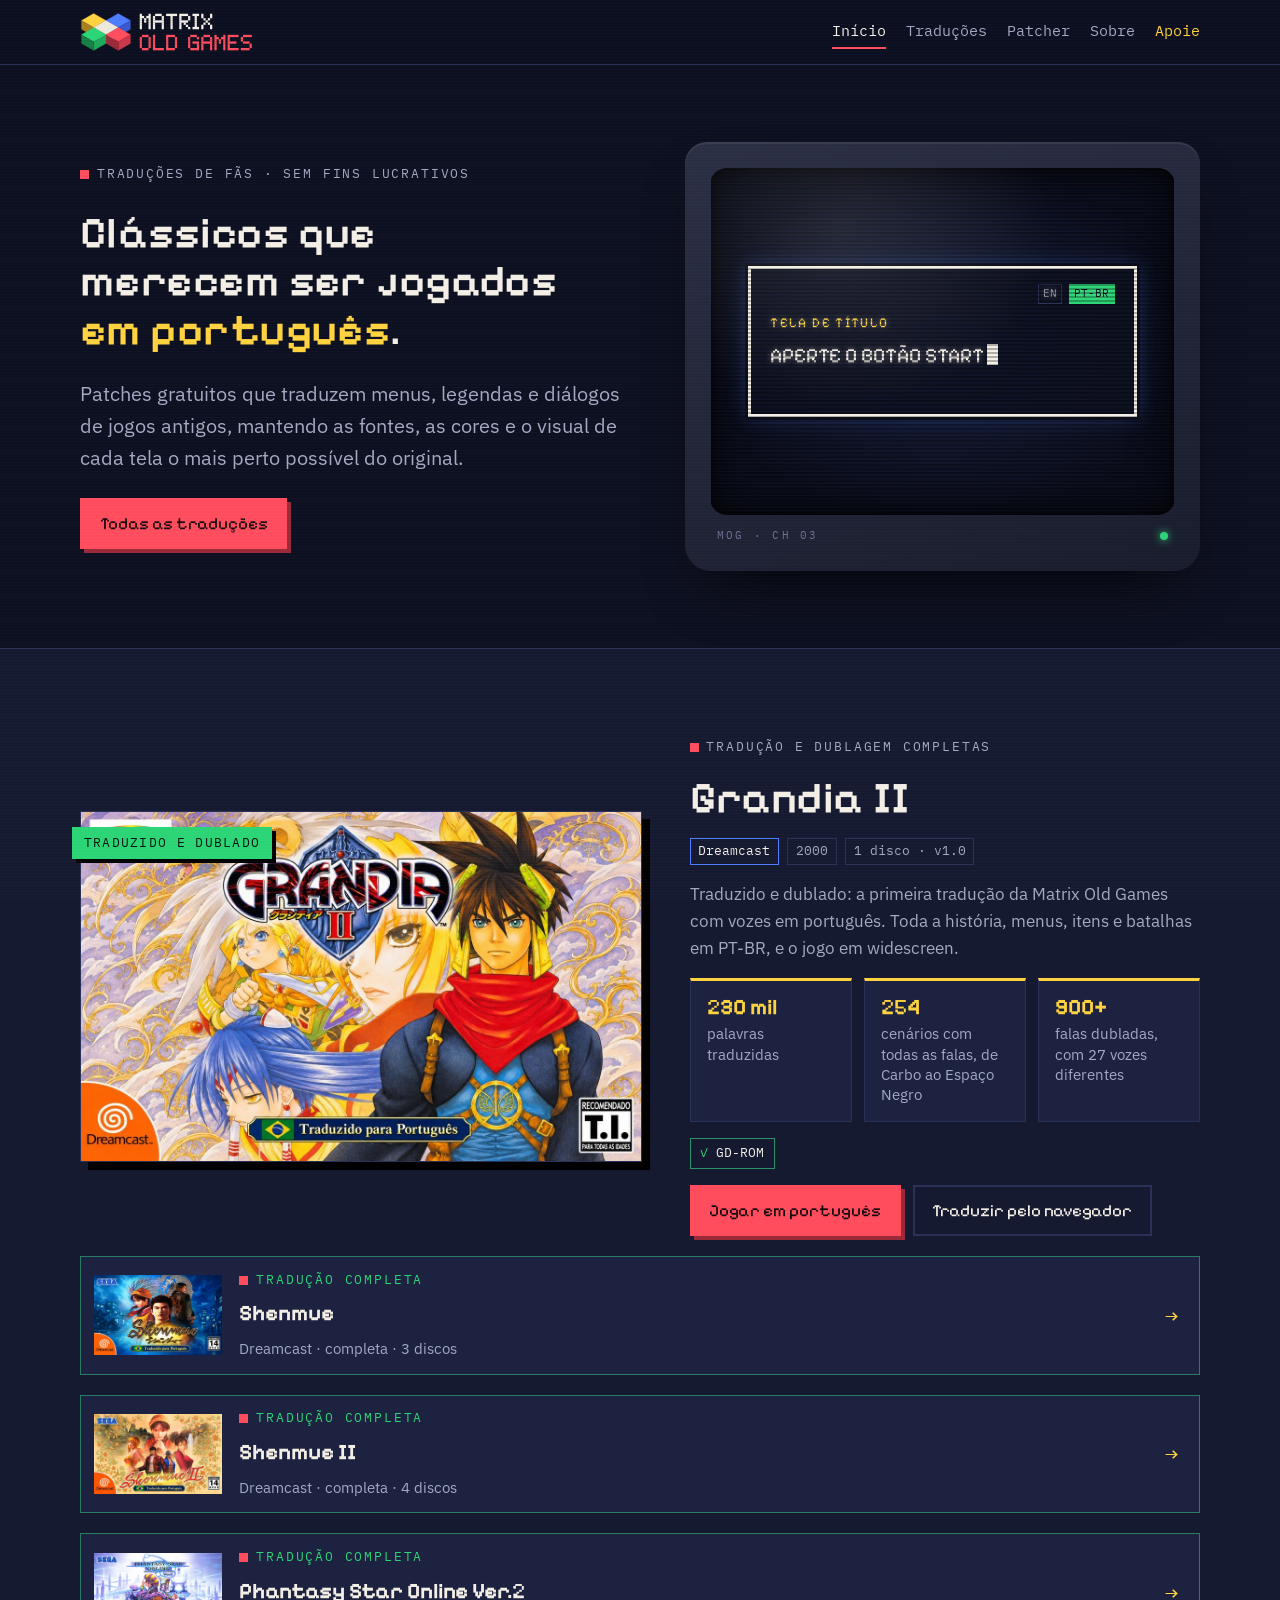
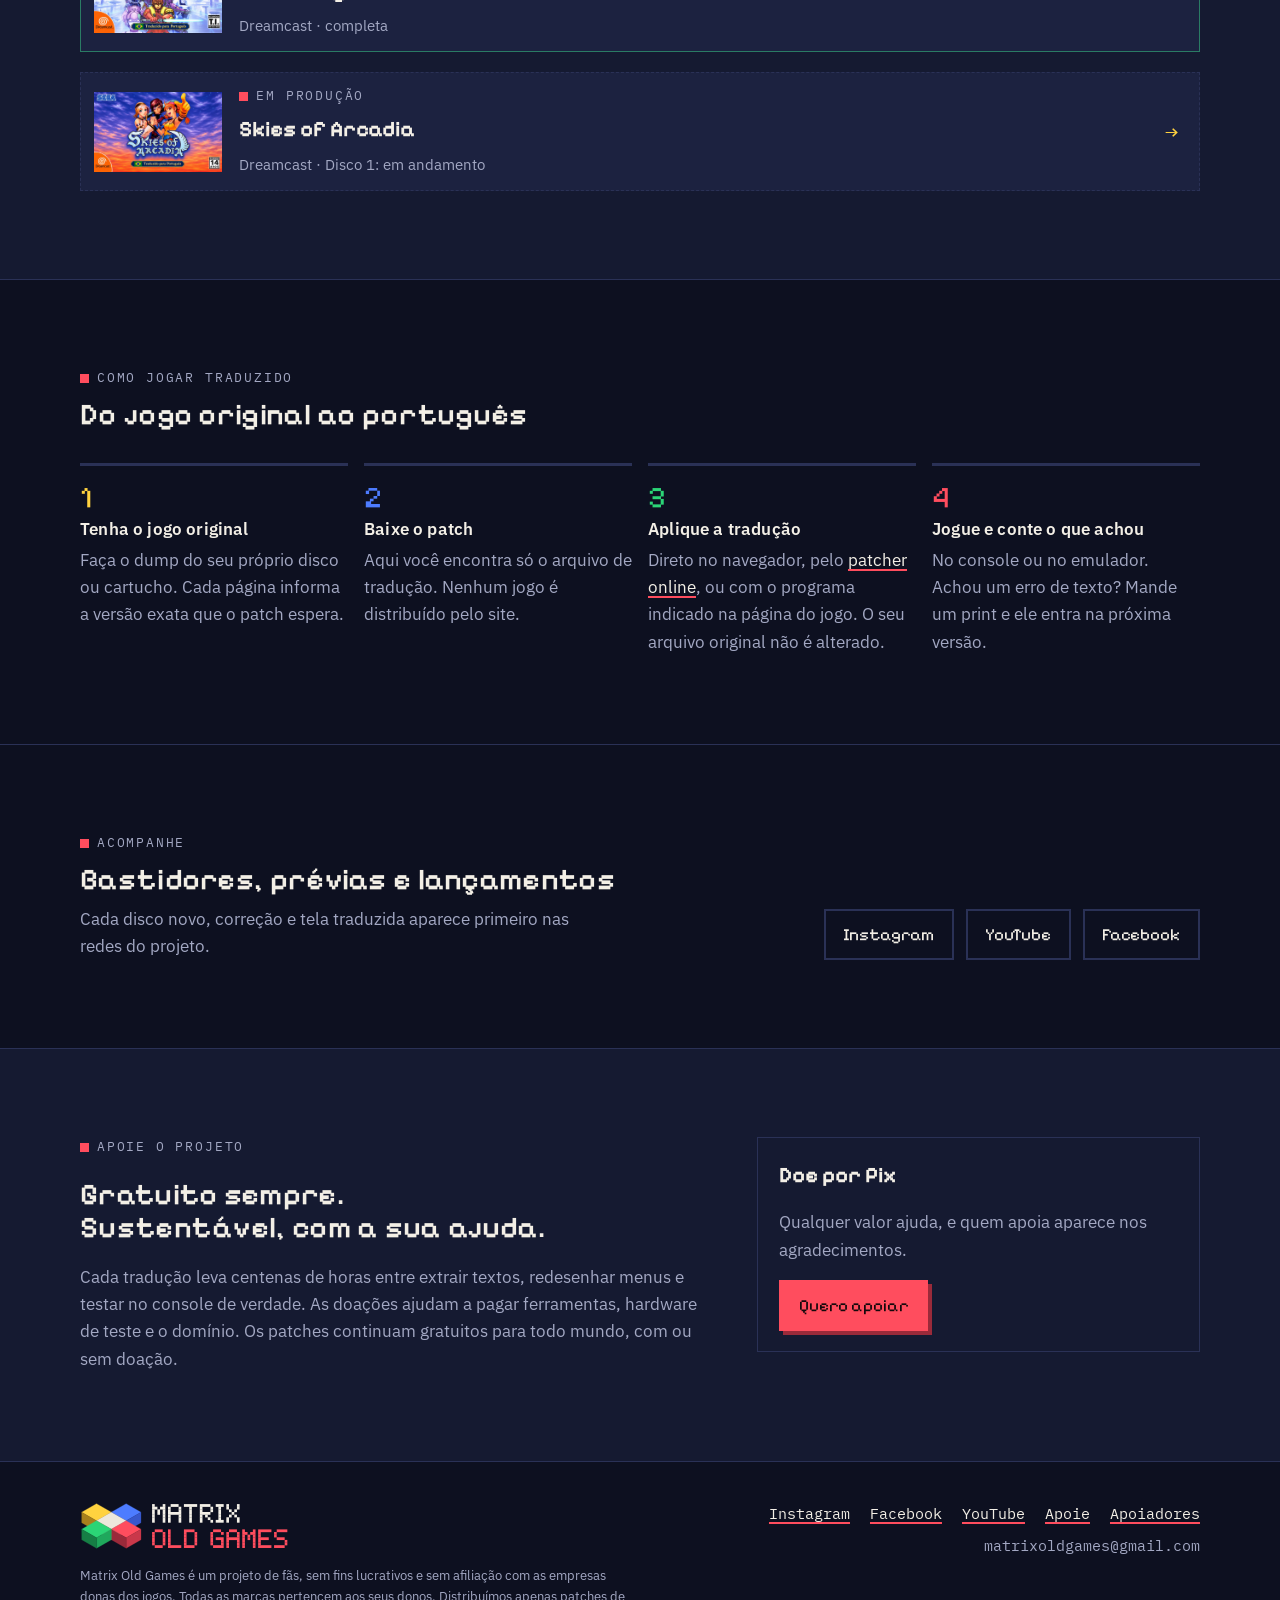
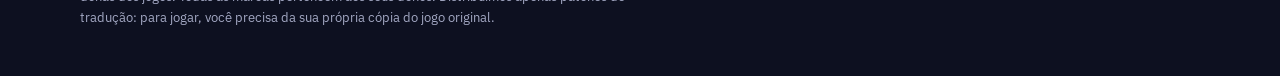
<file: index.html>
<!doctype html>
<html lang="pt-BR">
<head>
<meta charset="utf-8">
<meta name="viewport" content="width=device-width, initial-scale=1, viewport-fit=cover">
<meta name="claude:viewport-fit-sides" content="cover">
<title>Matrix Old Games</title>
<meta name="description" content="Traduções de fãs para português de jogos clássicos de videogame. Patches gratuitos, feitos com cuidado.">
<meta property="og:title" content="Matrix Old Games">
<meta property="og:description" content="Traduções de fãs para português de jogos clássicos de videogame. Patches gratuitos, feitos com cuidado.">
<meta property="og:image" content="https://www.matrixoldgames.com.br/assets/mog-avatar.png">
<meta name="theme-color" content="#0D1020">
<link rel="icon" type="image/svg+xml" href="assets/mog-icone.svg">
<link rel="icon" type="image/png" href="assets/favicon-512.png">
<link rel="apple-touch-icon" href="assets/favicon-512.png">
<link rel="preconnect" href="https://fonts.googleapis.com">
<link rel="preconnect" href="https://fonts.gstatic.com" crossorigin>
<link rel="stylesheet" href="https://fonts.googleapis.com/css2?family=IBM+Plex+Mono:wght@400;500&family=IBM+Plex+Sans:ital,wght@0,400;0,600;1,400&family=Pixelify+Sans:wght@500;600&display=swap">
<link rel="stylesheet" href="css/estilo.css">
<script data-goatcounter="https://matrixoldgames.goatcounter.com/count" async src="https://gc.zgo.at/count.js"></script>
</head>
<body>
<header class="topo"><div class="wrap">
  <a class="marca" href="index.html" aria-label="Matrix Old Games, início"><img src="assets/mog-horizontal-escuro.svg" alt="Matrix Old Games" width="300" height="80"></a>
  <nav class="menu" aria-label="Principal"><a href="index.html" aria-current="page">Início</a><a href="traducoes.html">Traduções</a><a href="patcher.html">Patcher</a><a href="sobre.html">Sobre</a><a href="apoie.html" class="menu-apoie">Apoie</a></nav>
</div></header>
<main>

<section class="hero"><div class="wrap">
  <div class="stack" style="gap:1.5rem">
    <span class="eyebrow">Traduções de fãs · sem fins lucrativos</span>
    <h1>Clássicos que merecem ser jogados <em>em português</em>.</h1>
    <p class="lead">Patches gratuitos que traduzem menus, legendas e diálogos de jogos antigos, mantendo as fontes, as cores e o visual de cada tela o mais perto possível do original.</p>
    <div class="btns">
      <a class="btn" href="traducoes.html">Todas as traduções</a>
    </div>
  </div>
  <div class="tv" data-tv aria-label="Animação: frases de jogo em inglês sendo traduzidas para português">
    <div class="tela">
      <div class="caixa-dialogo">
        <div class="troca-idioma" aria-hidden="true"><span data-en>EN</span><span data-pt class="ativo">PT-BR</span></div>
        <span class="quem">Tela de título</span>
        <p class="fala"><span class="fala-texto">APERTE O BOTÃO START</span><span class="cursor" aria-hidden="true"></span></p>
      </div>
    </div>
    <div class="tv-base" aria-hidden="true"><span class="mono">MOG · CH 03</span><span class="led"></span></div>
  </div>
</div></section>

<section class="band band--panel"><div class="wrap" data-destaque></div></section>

<section class="band"><div class="wrap">
  <div class="section-head"><div class="stack" style="gap:.6rem"><span class="eyebrow">Como jogar traduzido</span><h2>Do jogo original ao português</h2></div></div>
  <ol class="passos">
    <li><h3>Tenha o jogo original</h3><p class="muted">Faça o dump do seu próprio disco ou cartucho. Cada página informa a versão exata que o patch espera.</p></li>
    <li><h3>Baixe o patch</h3><p class="muted">Aqui você encontra só o arquivo de tradução. Nenhum jogo é distribuído pelo site.</p></li>
    <li><h3>Aplique a tradução</h3><p class="muted">Direto no navegador, pelo <a href="patcher.html">patcher online</a>, ou com o programa indicado na página do jogo. O seu arquivo original não é alterado.</p></li>
    <li><h3>Jogue e conte o que achou</h3><p class="muted">No console ou no emulador. Achou um erro de texto? Mande um print e ele entra na próxima versão.</p></li>
  </ol>
</div></section>

<section class="band"><div class="wrap section-head" style="margin-bottom:0">
  <div class="stack" style="gap:.6rem"><span class="eyebrow">Acompanhe</span><h2>Bastidores, prévias e lançamentos</h2>
  <p class="muted" style="max-width:52ch">Cada disco novo, correção e tela traduzida aparece primeiro nas redes do projeto.</p></div>
  <div class="btns">
    <a class="btn btn--ghost" data-instagram href="#" target="_blank" rel="noopener">Instagram</a>
    <a class="btn btn--ghost" data-youtube href="#" target="_blank" rel="noopener">YouTube</a>
    <a class="btn btn--ghost" data-facebook href="#" target="_blank" rel="noopener">Facebook</a>
    <a class="btn btn--ghost" data-discord href="#" target="_blank" rel="noopener">Discord</a>
  </div>
</div></section>

<section class="band band--panel"><div class="wrap duas-col">
  <div class="stack">
    <span class="eyebrow">Apoie o projeto</span>
    <h2>Gratuito sempre. Sustentável, com a sua ajuda.</h2>
    <p class="muted prose">Cada tradução leva centenas de horas entre extrair textos, redesenhar menus e testar no console de verdade. As doações ajudam a pagar ferramentas, hardware de teste e o domínio. Os patches continuam gratuitos para todo mundo, com ou sem doação.</p>
  </div>
  <div class="painel">
    <strong style="font-family:var(--f-display);font-size:var(--s-3)">Doe por Pix</strong>
    <p class="muted">Qualquer valor ajuda, e quem apoia aparece nos agradecimentos.</p>
    <div class="btns"><a class="btn" href="apoie.html">Quero apoiar</a></div>
  </div>
</div></section>

</main>
<footer class="rodape"><div class="wrap">
  <div class="stack" style="gap:1rem">
    <img src="assets/mog-horizontal-escuro.svg" alt="Matrix Old Games" width="210" height="56" style="width:210px;height:auto">
    <p class="aviso">Matrix Old Games é um projeto de fãs, sem fins lucrativos e sem afiliação com as empresas donas dos jogos. Todas as marcas pertencem aos seus donos. Distribuímos apenas patches de tradução: para jogar, você precisa da sua própria cópia do jogo original.</p>
  </div>
  <nav class="rodape-links" aria-label="Contato">
    <a data-instagram href="#" target="_blank" rel="noopener">Instagram</a>
    <a data-facebook href="#" target="_blank" rel="noopener">Facebook</a>
    <a data-youtube href="#" target="_blank" rel="noopener">YouTube</a>
    <a data-discord href="#" target="_blank" rel="noopener">Discord</a>
    <a href="apoie.html">Apoie</a>
    <a href="apoiadores.html">Apoiadores</a>
    <span data-email class="mono"></span>
  </nav>
</div></footer>
<script src="js/lib/qrcode-generator-1.4.4.js"></script>
<script src="js/dados.js"></script>
<script src="js/site.js"></script>
</body>
</html>
</file>
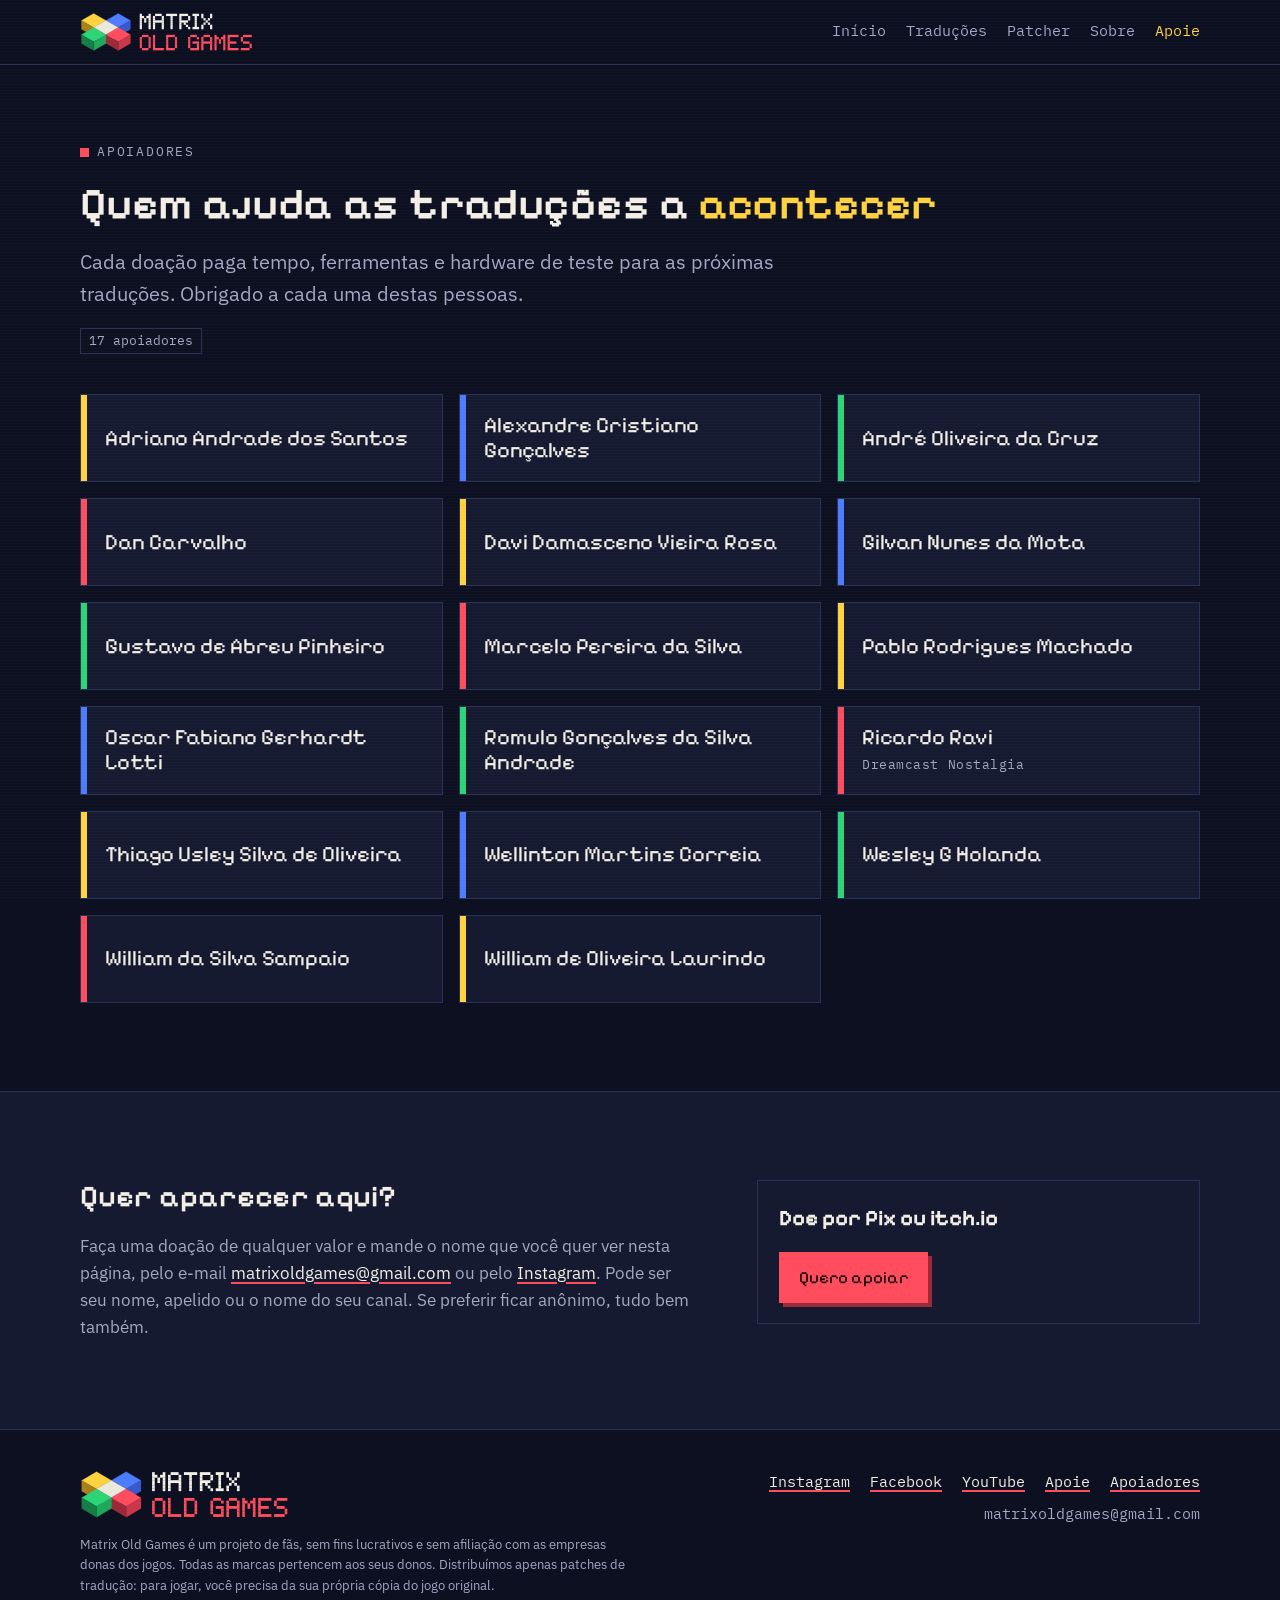
<file: apoiadores.html>
<!doctype html>
<html lang="pt-BR">
<head>
<meta charset="utf-8">
<meta name="viewport" content="width=device-width, initial-scale=1, viewport-fit=cover">
<meta name="claude:viewport-fit-sides" content="cover">
<title>Apoiadores · Matrix Old Games</title>
<meta name="description" content="As pessoas que apoiam as traduções de fãs do Matrix Old Games.">
<meta property="og:title" content="Apoiadores · Matrix Old Games">
<meta property="og:description" content="As pessoas que apoiam as traduções de fãs do Matrix Old Games.">
<meta property="og:image" content="https://www.matrixoldgames.com.br/assets/mog-avatar.png">
<meta name="theme-color" content="#0D1020">
<link rel="icon" type="image/svg+xml" href="assets/mog-icone.svg">
<link rel="icon" type="image/png" href="assets/favicon-512.png">
<link rel="apple-touch-icon" href="assets/favicon-512.png">
<link rel="preconnect" href="https://fonts.googleapis.com">
<link rel="preconnect" href="https://fonts.gstatic.com" crossorigin>
<link rel="stylesheet" href="https://fonts.googleapis.com/css2?family=IBM+Plex+Mono:wght@400;500&family=IBM+Plex+Sans:ital,wght@0,400;0,600;1,400&family=Pixelify+Sans:wght@500;600&display=swap">
<link rel="stylesheet" href="css/estilo.css">
<script data-goatcounter="https://matrixoldgames.goatcounter.com/count" async src="https://gc.zgo.at/count.js"></script>
</head>
<body>
<header class="topo"><div class="wrap">
  <a class="marca" href="index.html" aria-label="Matrix Old Games, início"><img src="assets/mog-horizontal-escuro.svg" alt="Matrix Old Games" width="300" height="80"></a>
  <nav class="menu" aria-label="Principal"><a href="index.html">Início</a><a href="traducoes.html">Traduções</a><a href="patcher.html">Patcher</a><a href="sobre.html">Sobre</a><a href="apoie.html" class="menu-apoie">Apoie</a></nav>
</div></header>
<main>

<section class="hero" style="padding-bottom:1.5rem"><div class="wrap" style="grid-template-columns:minmax(0,1fr)">
  <div class="stack" style="gap:1.1rem">
    <span class="eyebrow">Apoiadores</span>
    <h1>Quem ajuda as traduções a <em>acontecer</em></h1>
    <p class="lead" style="max-width:60ch">Cada doação paga tempo, ferramentas e hardware de teste para as próximas traduções. Obrigado a cada uma destas pessoas.</p>
    <span class="tag" data-total-apoiadores style="justify-self:start"></span>
  </div>
</div></section>

<section class="band" style="border-top:0;padding-top:1rem"><div class="wrap">
  <ul class="apoiadores" data-apoiadores></ul>
</div></section>

<section class="band band--panel"><div class="wrap duas-col">
  <div class="stack">
    <h2>Quer aparecer aqui?</h2>
    <p class="muted prose">Faça uma doação de qualquer valor e mande o nome que você quer ver nesta página, pelo e-mail <a data-email href="#"></a> ou pelo <a data-instagram href="#">Instagram</a>. Pode ser seu nome, apelido ou o nome do seu canal. Se preferir ficar anônimo, tudo bem também.</p>
  </div>
  <div class="painel"><strong style="font-family:var(--f-display);font-size:var(--s-3)">Doe por Pix ou itch.io</strong><div class="btns"><a class="btn" href="apoie.html">Quero apoiar</a></div></div>
</div></section>

</main>
<footer class="rodape"><div class="wrap">
  <div class="stack" style="gap:1rem">
    <img src="assets/mog-horizontal-escuro.svg" alt="Matrix Old Games" width="210" height="56" style="width:210px;height:auto">
    <p class="aviso">Matrix Old Games é um projeto de fãs, sem fins lucrativos e sem afiliação com as empresas donas dos jogos. Todas as marcas pertencem aos seus donos. Distribuímos apenas patches de tradução: para jogar, você precisa da sua própria cópia do jogo original.</p>
  </div>
  <nav class="rodape-links" aria-label="Contato">
    <a data-instagram href="#" target="_blank" rel="noopener">Instagram</a>
    <a data-facebook href="#" target="_blank" rel="noopener">Facebook</a>
    <a data-youtube href="#" target="_blank" rel="noopener">YouTube</a>
    <a data-discord href="#" target="_blank" rel="noopener">Discord</a>
    <a href="apoie.html">Apoie</a>
    <a href="apoiadores.html">Apoiadores</a>
    <span data-email class="mono"></span>
  </nav>
</div></footer>
<script src="js/lib/qrcode-generator-1.4.4.js"></script>
<script src="js/dados.js"></script>
<script src="js/site.js"></script>
</body>
</html>
</file>
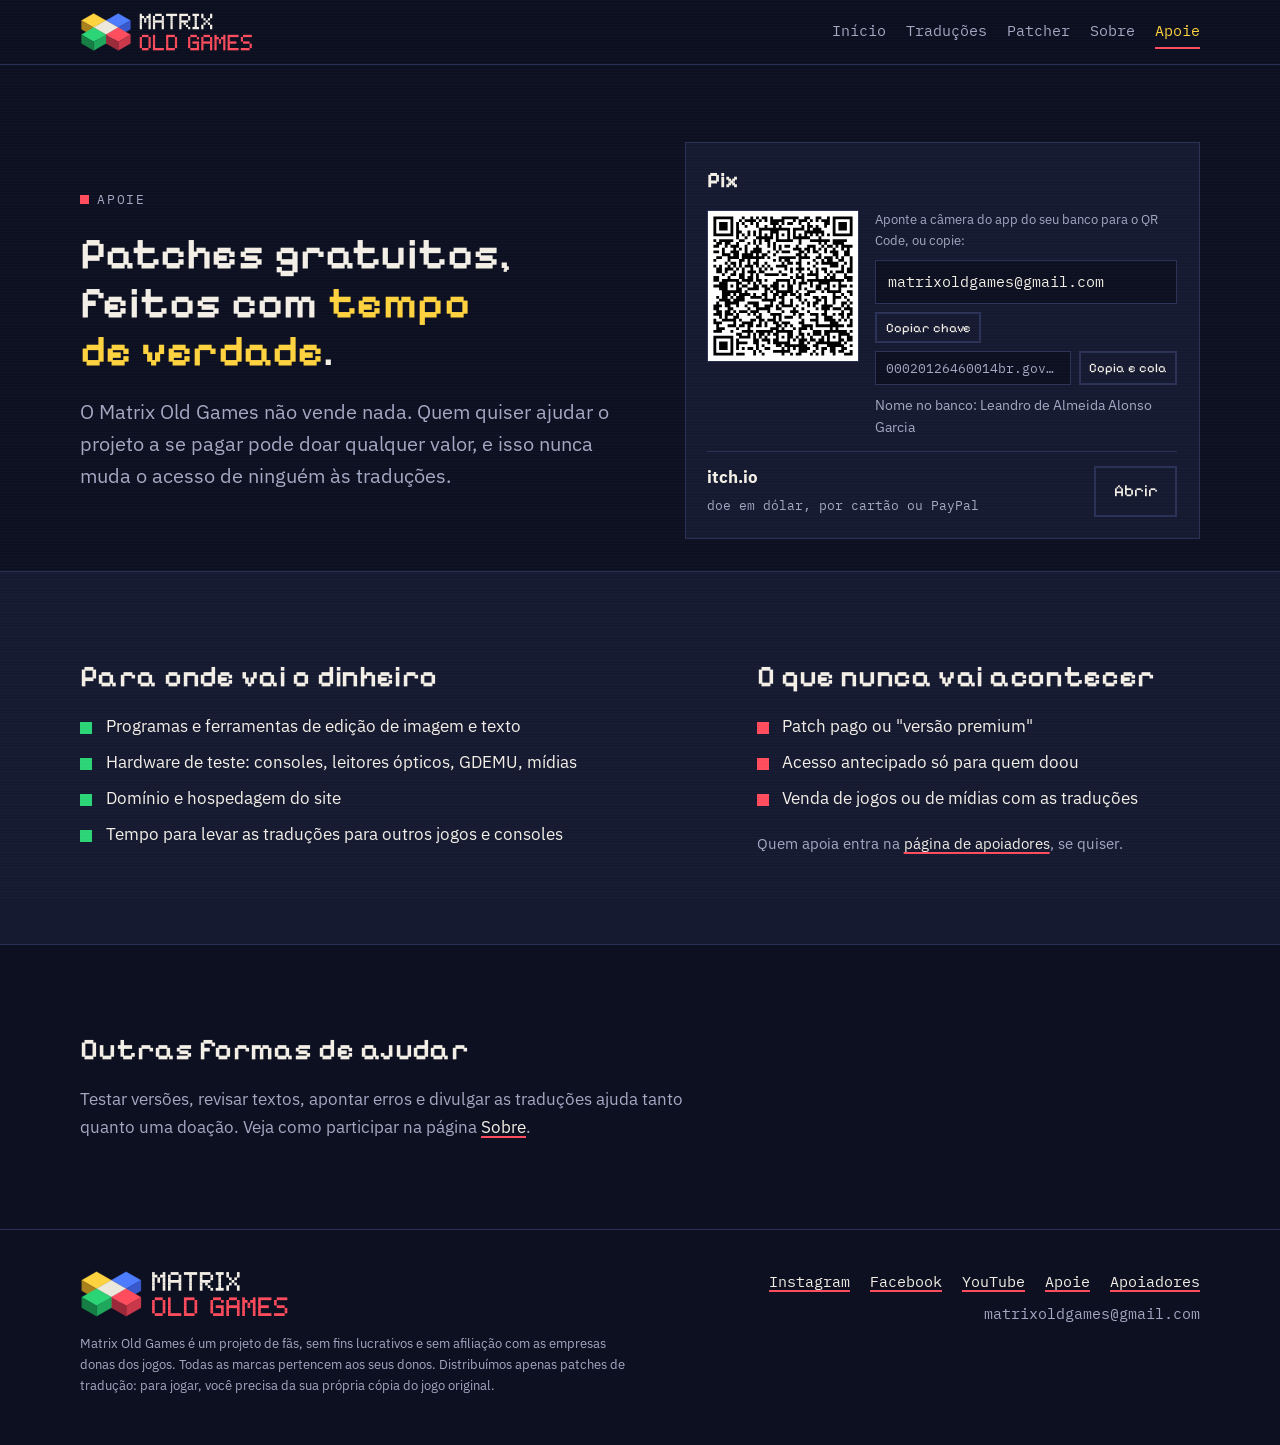
<file: apoie.html>
<!doctype html>
<html lang="pt-BR">
<head>
<meta charset="utf-8">
<meta name="viewport" content="width=device-width, initial-scale=1, viewport-fit=cover">
<meta name="claude:viewport-fit-sides" content="cover">
<title>Apoie · Matrix Old Games</title>
<meta name="description" content="Como apoiar as traduções de fãs do Matrix Old Games com Pix e outras formas de doação.">
<meta property="og:title" content="Apoie · Matrix Old Games">
<meta property="og:description" content="Como apoiar as traduções de fãs do Matrix Old Games com Pix e outras formas de doação.">
<meta property="og:image" content="https://www.matrixoldgames.com.br/assets/mog-avatar.png">
<meta name="theme-color" content="#0D1020">
<link rel="icon" type="image/svg+xml" href="assets/mog-icone.svg">
<link rel="icon" type="image/png" href="assets/favicon-512.png">
<link rel="apple-touch-icon" href="assets/favicon-512.png">
<link rel="preconnect" href="https://fonts.googleapis.com">
<link rel="preconnect" href="https://fonts.gstatic.com" crossorigin>
<link rel="stylesheet" href="https://fonts.googleapis.com/css2?family=IBM+Plex+Mono:wght@400;500&family=IBM+Plex+Sans:ital,wght@0,400;0,600;1,400&family=Pixelify+Sans:wght@500;600&display=swap">
<link rel="stylesheet" href="css/estilo.css">
<script data-goatcounter="https://matrixoldgames.goatcounter.com/count" async src="https://gc.zgo.at/count.js"></script>
</head>
<body>
<header class="topo"><div class="wrap">
  <a class="marca" href="index.html" aria-label="Matrix Old Games, início"><img src="assets/mog-horizontal-escuro.svg" alt="Matrix Old Games" width="300" height="80"></a>
  <nav class="menu" aria-label="Principal"><a href="index.html">Início</a><a href="traducoes.html">Traduções</a><a href="patcher.html">Patcher</a><a href="sobre.html">Sobre</a><a href="apoie.html" aria-current="page" class="menu-apoie">Apoie</a></nav>
</div></header>
<main>

<section class="hero" style="padding-bottom:2rem"><div class="wrap duas-col">
  <div class="stack" style="gap:1.25rem">
    <span class="eyebrow">Apoie</span>
    <h1>Patches gratuitos, feitos com <em>tempo de verdade</em>.</h1>
    <p class="lead">O Matrix Old Games não vende nada. Quem quiser ajudar o projeto a se pagar pode doar qualquer valor, e isso nunca muda o acesso de ninguém às traduções.</p>
  </div>
  <div class="painel pix">
    <strong style="font-family:var(--f-display);font-size:var(--s-3)">Pix</strong>
    <div data-pix></div>
    <div class="downloads" data-plataformas-apoio></div>
  </div>
</div></section>

<section class="band band--panel"><div class="wrap duas-col">
  <div class="stack">
    <h2>Para onde vai o dinheiro</h2>
    <ul class="lista-check">
      <li>Programas e ferramentas de edição de imagem e texto</li>
      <li>Hardware de teste: consoles, leitores ópticos, GDEMU, mídias</li>
      <li>Domínio e hospedagem do site</li>
      <li>Tempo para levar as traduções para outros jogos e consoles</li>
    </ul>
  </div>
  <div class="stack">
    <h2>O que nunca vai acontecer</h2>
    <ul class="lista-check lista-x">
      <li>Patch pago ou "versão premium"</li>
      <li>Acesso antecipado só para quem doou</li>
      <li>Venda de jogos ou de mídias com as traduções</li>
    </ul>
    <p class="muted" style="font-size:var(--s-1)">Quem apoia entra na <a href="apoiadores.html">página de apoiadores</a>, se quiser.</p>
  </div>
</div></section>

<section class="band"><div class="wrap stack">
  <h2>Outras formas de ajudar</h2>
  <p class="muted prose">Testar versões, revisar textos, apontar erros e divulgar as traduções ajuda tanto quanto uma doação. Veja como participar na página <a href="sobre.html#participe">Sobre</a>.</p>
</div></section>

</main>
<footer class="rodape"><div class="wrap">
  <div class="stack" style="gap:1rem">
    <img src="assets/mog-horizontal-escuro.svg" alt="Matrix Old Games" width="210" height="56" style="width:210px;height:auto">
    <p class="aviso">Matrix Old Games é um projeto de fãs, sem fins lucrativos e sem afiliação com as empresas donas dos jogos. Todas as marcas pertencem aos seus donos. Distribuímos apenas patches de tradução: para jogar, você precisa da sua própria cópia do jogo original.</p>
  </div>
  <nav class="rodape-links" aria-label="Contato">
    <a data-instagram href="#" target="_blank" rel="noopener">Instagram</a>
    <a data-facebook href="#" target="_blank" rel="noopener">Facebook</a>
    <a data-youtube href="#" target="_blank" rel="noopener">YouTube</a>
    <a data-discord href="#" target="_blank" rel="noopener">Discord</a>
    <a href="apoie.html">Apoie</a>
    <a href="apoiadores.html">Apoiadores</a>
    <span data-email class="mono"></span>
  </nav>
</div></footer>
<script src="js/lib/qrcode-generator-1.4.4.js"></script>
<script src="js/dados.js"></script>
<script src="js/site.js"></script>
</body>
</html>
</file>
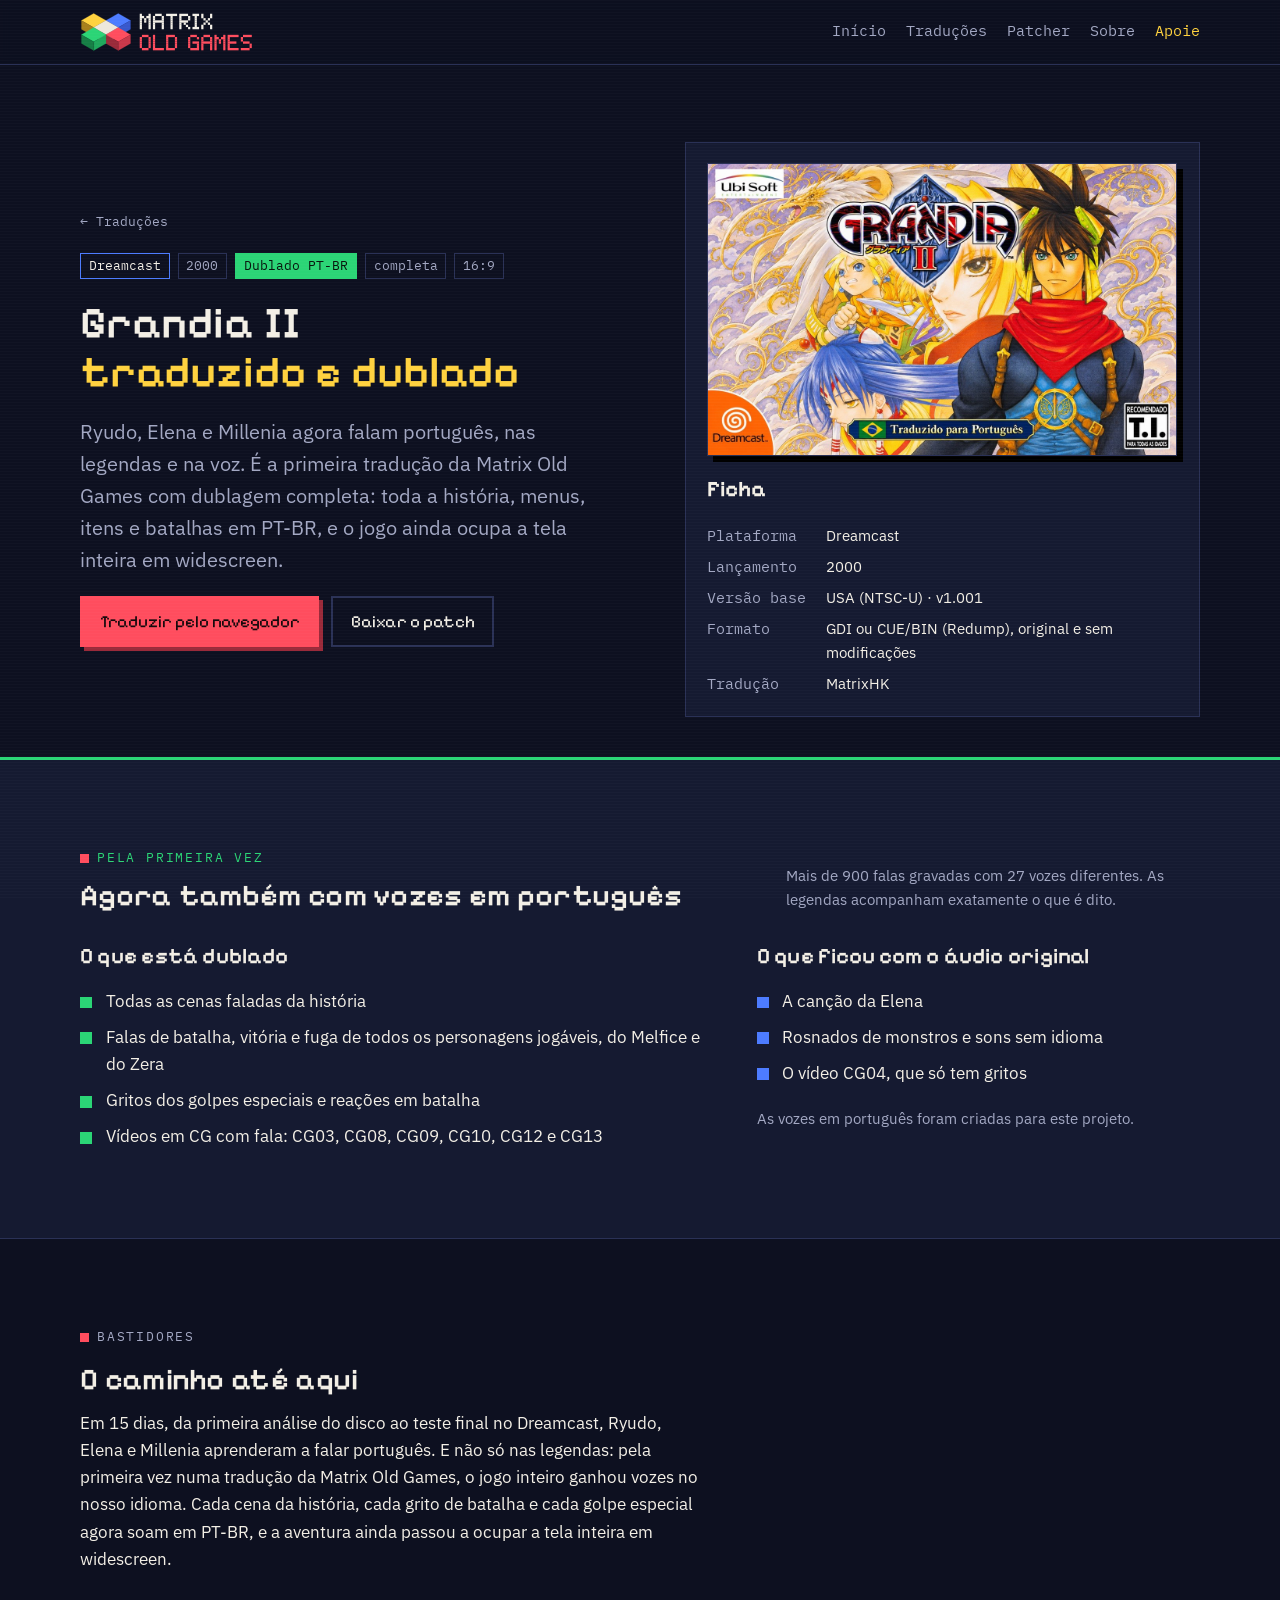
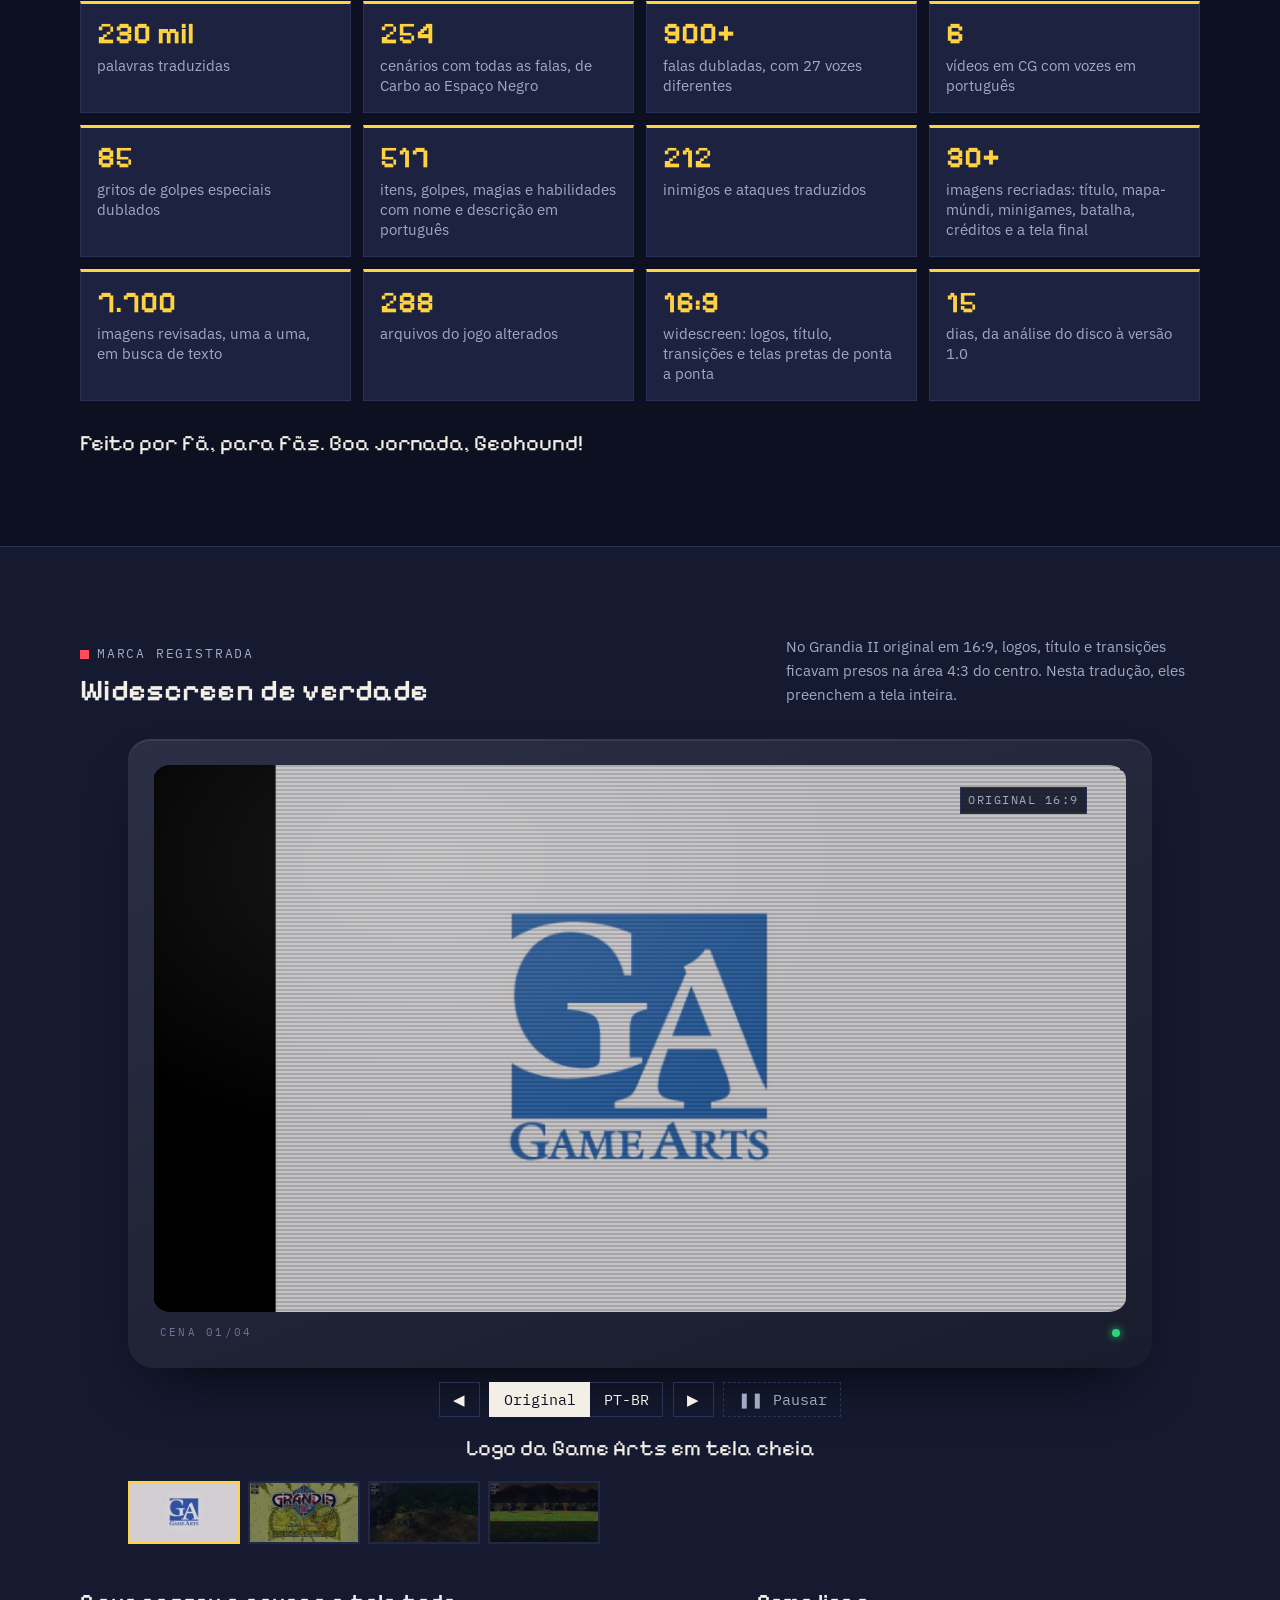
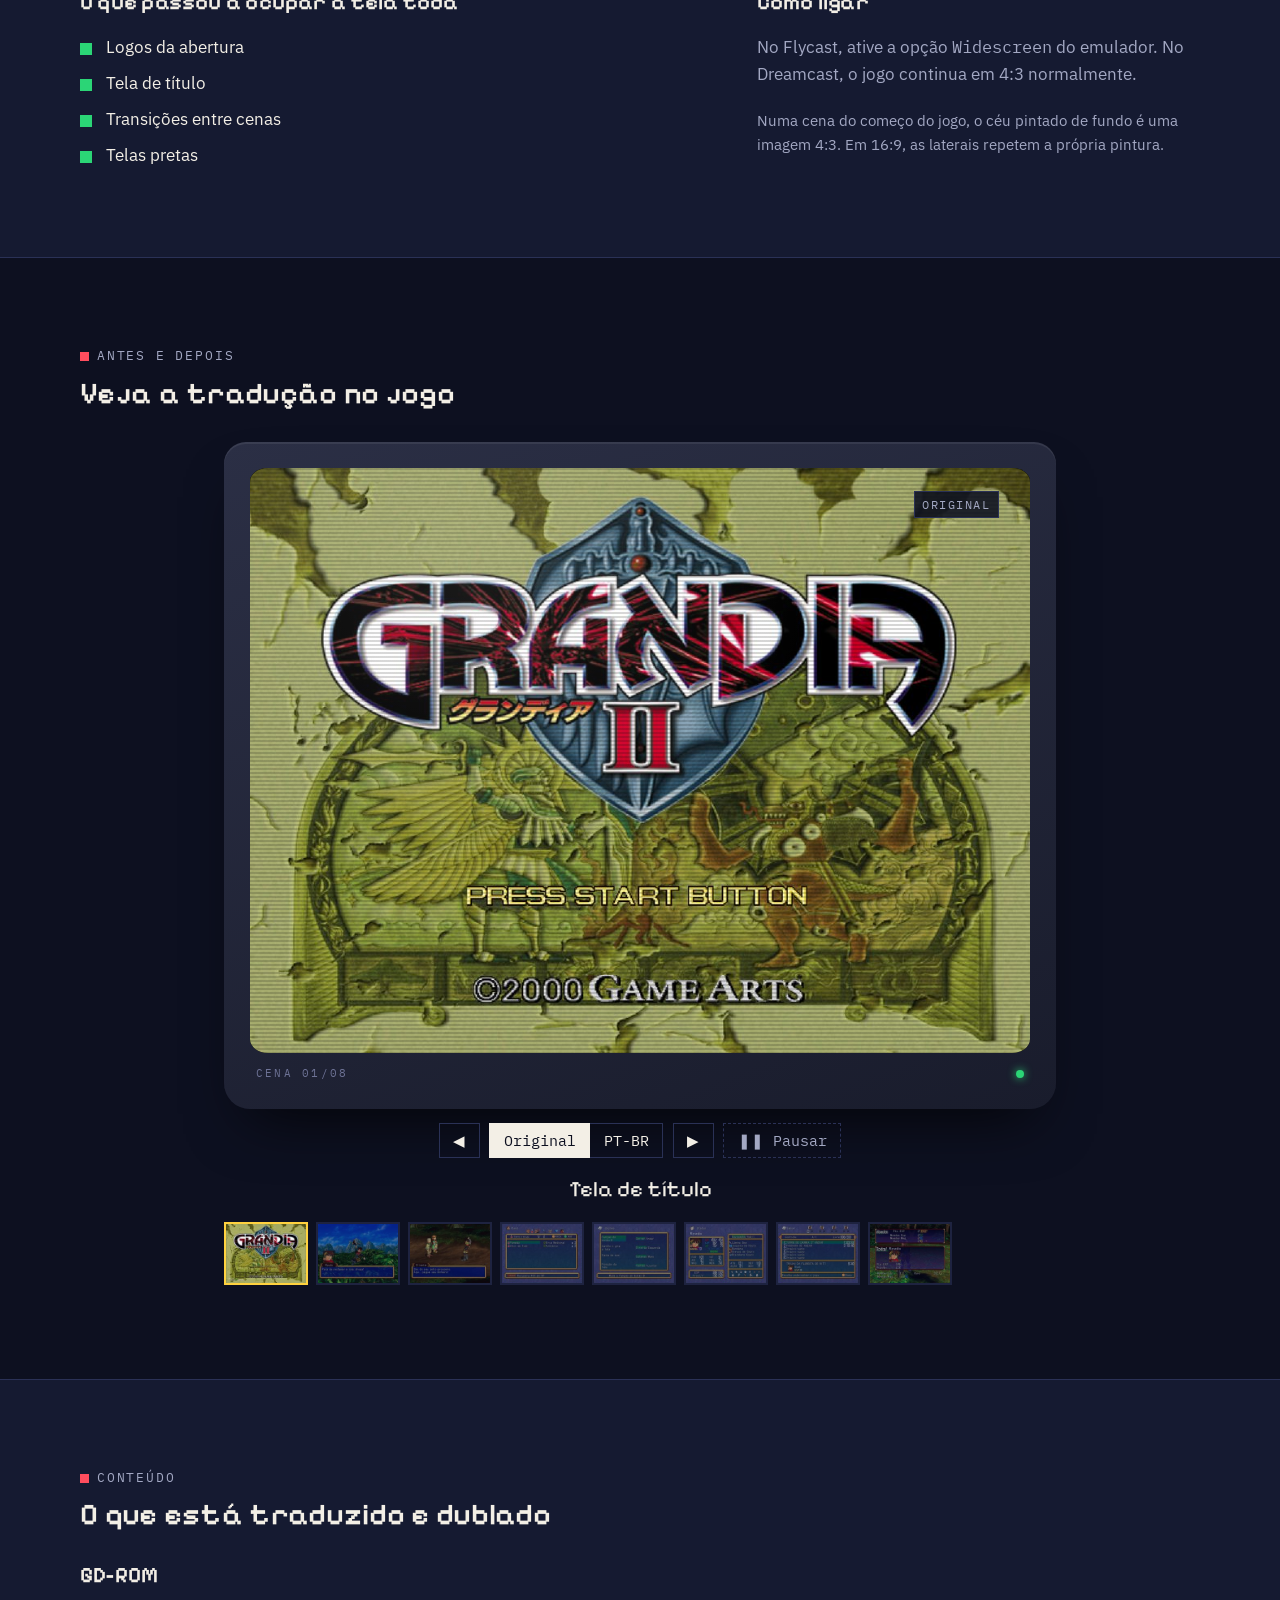
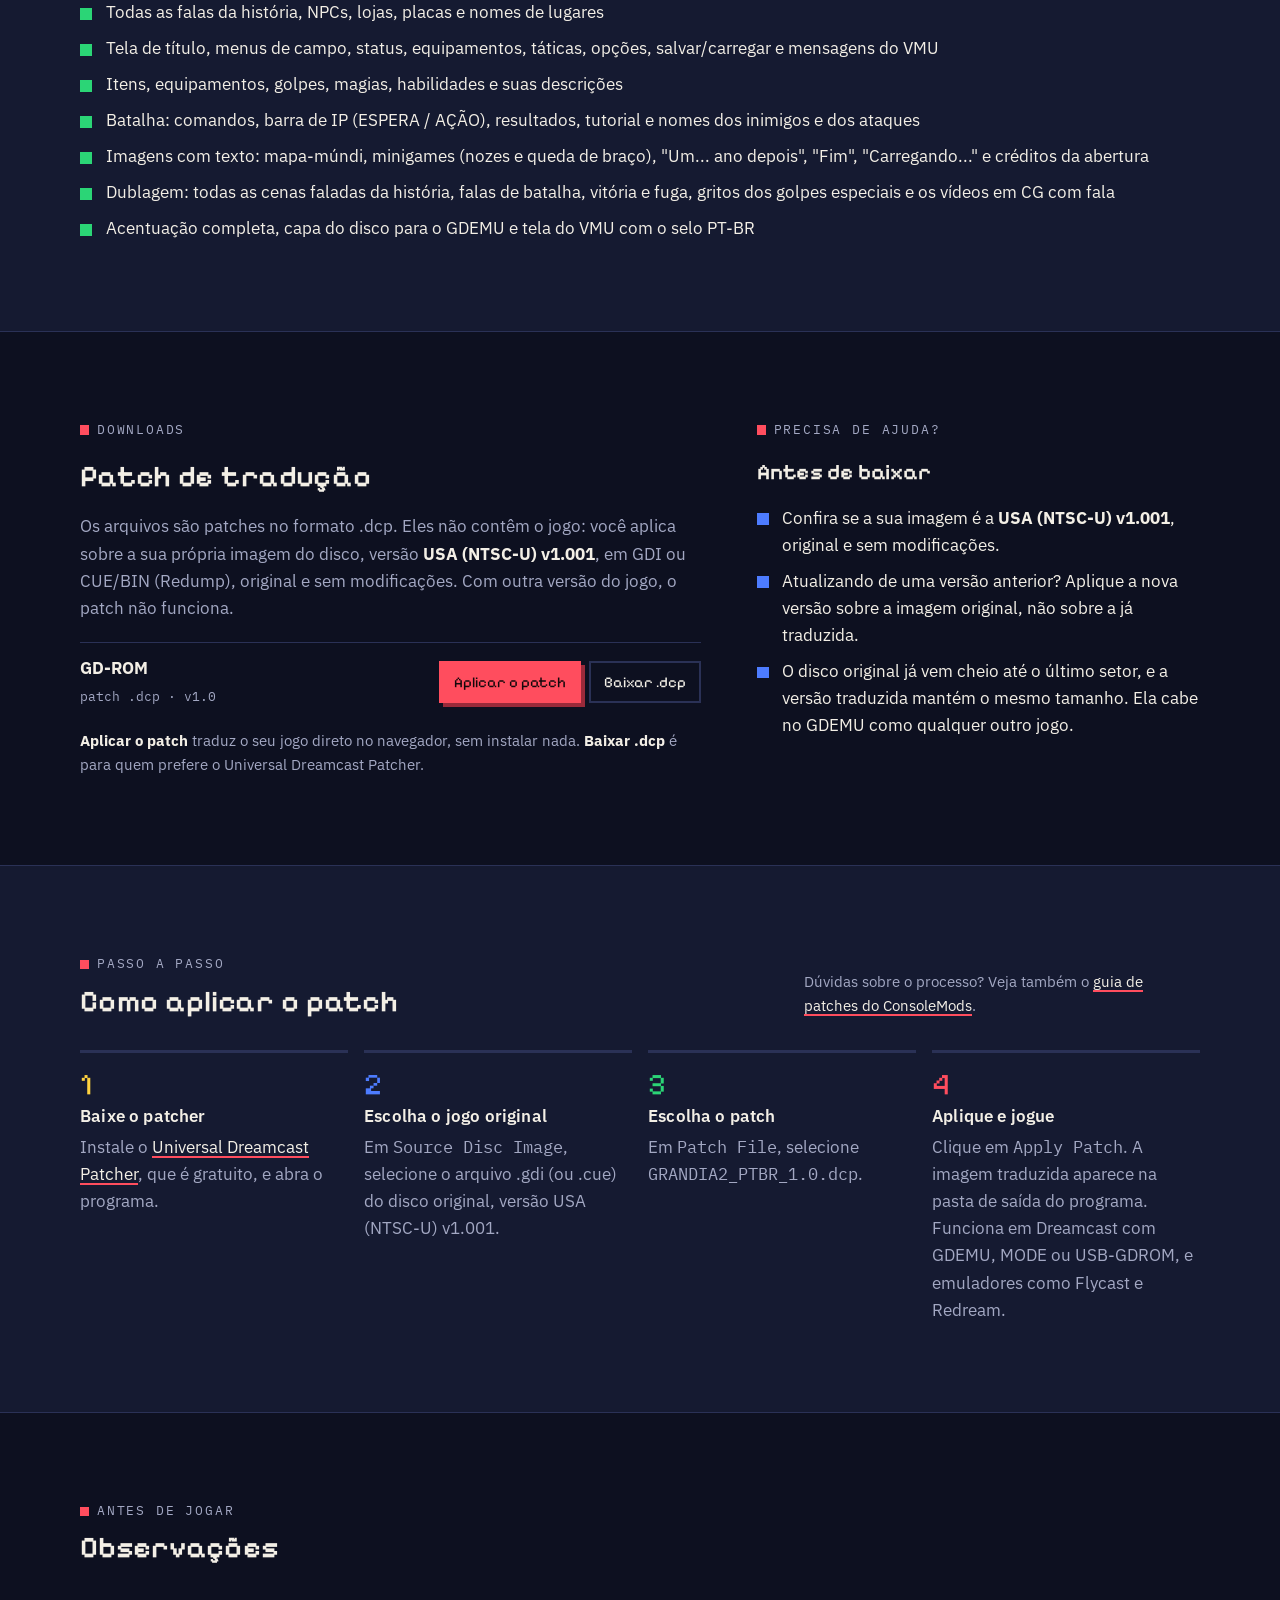
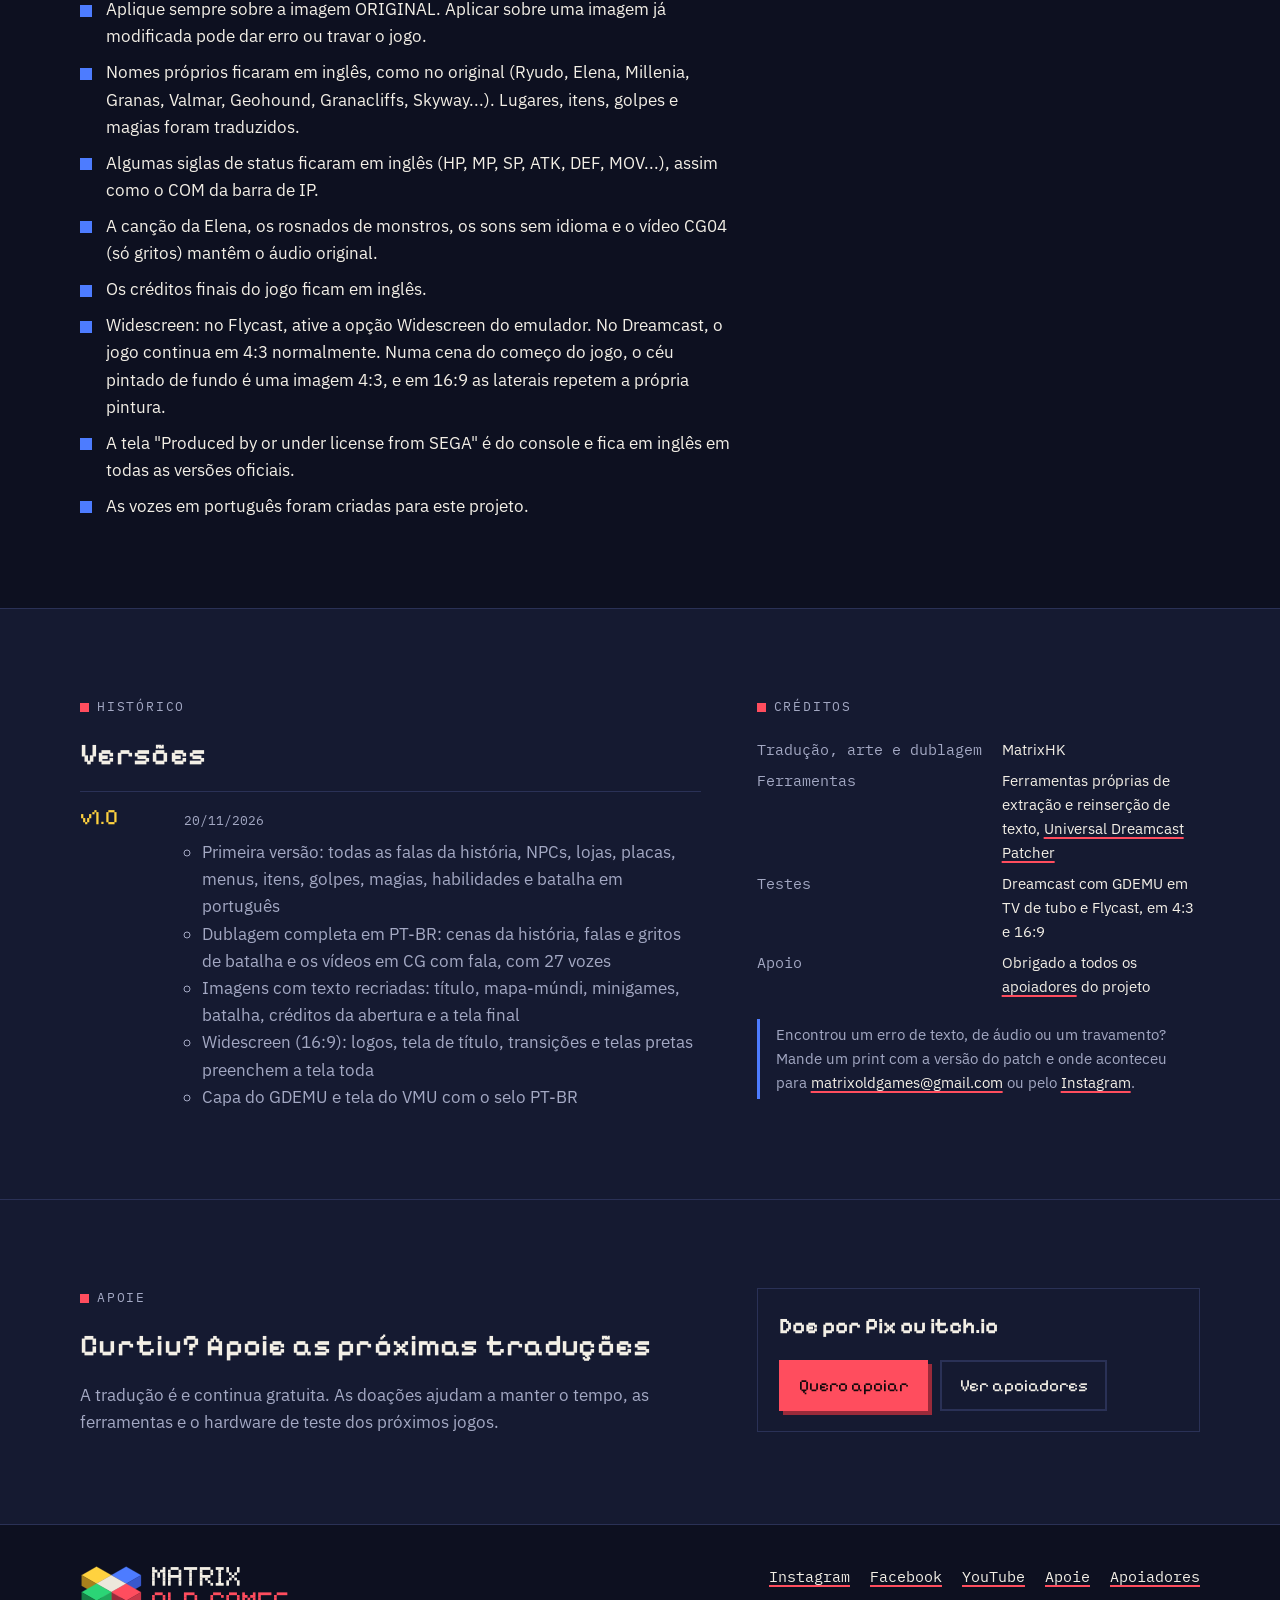
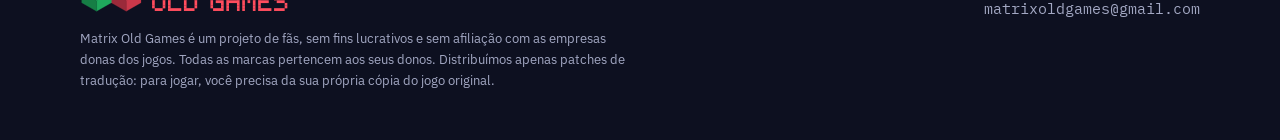
<file: grandia2.html>
<!doctype html>
<html lang="pt-BR">
<head>
<meta charset="utf-8">
<meta name="viewport" content="width=device-width, initial-scale=1, viewport-fit=cover">
<meta name="claude:viewport-fit-sides" content="cover">
<title>Grandia II em Português, Traduzido e Dublado · Matrix Old Games</title>
<meta name="description" content="Grandia II (Dreamcast) traduzido e dublado em português do Brasil por fãs: texto completo, vozes em PT-BR e widescreen. Download do patch e como aplicar.">
<meta property="og:title" content="Grandia II em Português, Traduzido e Dublado · Matrix Old Games">
<meta property="og:description" content="Grandia II (Dreamcast) traduzido e dublado em português do Brasil por fãs: texto completo, vozes em PT-BR e widescreen. Download do patch e como aplicar.">
<meta property="og:image" content="https://www.matrixoldgames.com.br/assets/mog-avatar.png">
<meta name="theme-color" content="#0D1020">
<link rel="icon" type="image/svg+xml" href="assets/mog-icone.svg">
<link rel="icon" type="image/png" href="assets/favicon-512.png">
<link rel="apple-touch-icon" href="assets/favicon-512.png">
<link rel="preconnect" href="https://fonts.googleapis.com">
<link rel="preconnect" href="https://fonts.gstatic.com" crossorigin>
<link rel="stylesheet" href="https://fonts.googleapis.com/css2?family=IBM+Plex+Mono:wght@400;500&family=IBM+Plex+Sans:ital,wght@0,400;0,600;1,400&family=Pixelify+Sans:wght@500;600&display=swap">
<link rel="stylesheet" href="css/estilo.css">
<script data-goatcounter="https://matrixoldgames.goatcounter.com/count" async src="https://gc.zgo.at/count.js"></script>
</head>
<body data-jogo="grandia2">
<header class="topo"><div class="wrap">
  <a class="marca" href="index.html" aria-label="Matrix Old Games, início"><img src="assets/mog-horizontal-escuro.svg" alt="Matrix Old Games" width="300" height="80"></a>
  <nav class="menu" aria-label="Principal"><a href="index.html">Início</a><a href="traducoes.html">Traduções</a><a href="patcher.html">Patcher</a><a href="sobre.html">Sobre</a><a href="apoie.html" class="menu-apoie">Apoie</a></nav>
</div></header>
<main>

<section class="hero" style="padding-bottom:2.5rem"><div class="wrap duas-col">
  <div class="stack" style="gap:1.25rem">
    <a class="mono muted" href="traducoes.html" style="font-size:var(--s-0);text-decoration:none">← Traduções</a>
    <div class="jogo-meta"><span class="tag tag--plat">Dreamcast</span><span class="tag">2000</span><span class="tag tag--dub">Dublado PT-BR</span><span class="tag" data-resumo></span><span class="tag">16:9</span></div>
    <h1>Grandia II <em>traduzido e dublado</em></h1>
    <p class="lead">Ryudo, Elena e Millenia agora falam português, nas legendas e na voz. É a primeira tradução da Matrix Old Games com dublagem completa: toda a história, menus, itens e batalhas em PT-BR, e o jogo ainda ocupa a tela inteira em widescreen.</p>
    <div class="btns"><a class="btn" href="patcher.html?jogo=grandia2">Traduzir pelo navegador</a><a class="btn btn--ghost" href="#downloads">Baixar o patch</a></div>
  </div>
  <div class="painel"><strong style="font-family:var(--f-display);font-size:var(--s-3)">Ficha</strong><dl class="ficha" data-ficha></dl></div>
</div></section>

<section class="band band--panel dublagem" id="dublagem"><div class="wrap">
  <div class="section-head"><div class="stack" style="gap:.6rem"><span class="eyebrow">Pela primeira vez</span><h2>Agora também com vozes em português</h2></div>
  <p class="muted" style="max-width:46ch;font-size:var(--s-1)">Mais de 900 falas gravadas com 27 vozes diferentes. As legendas acompanham exatamente o que é dito.</p></div>
  <div class="duas-col">
    <div class="stack">
      <h3>O que está dublado</h3>
      <ul class="lista-check">
        <li>Todas as cenas faladas da história</li>
        <li>Falas de batalha, vitória e fuga de todos os personagens jogáveis, do Melfice e do Zera</li>
        <li>Gritos dos golpes especiais e reações em batalha</li>
        <li>Vídeos em CG com fala: CG03, CG08, CG09, CG10, CG12 e CG13</li>
      </ul>
    </div>
    <div class="stack">
      <h3>O que ficou com o áudio original</h3>
      <ul class="lista-check lista-obs">
        <li>A canção da Elena</li>
        <li>Rosnados de monstros e sons sem idioma</li>
        <li>O vídeo CG04, que só tem gritos</li>
      </ul>
      <p class="muted" style="font-size:var(--s-1)">As vozes em português foram criadas para este projeto.</p>
    </div>
  </div>
</div></section>

<section class="band" data-esconder-vazio="jornada" id="bastidores"><div class="wrap jornada" data-jornada></div></section>

<section class="band band--panel" id="widescreen"><div class="wrap">
  <div class="section-head"><div class="stack" style="gap:.6rem"><span class="eyebrow">Marca registrada</span><h2>Widescreen de verdade</h2></div>
  <p class="muted" style="max-width:46ch;font-size:var(--s-1)">No Grandia II original em 16:9, logos, título e transições ficavam presos na área 4:3 do centro. Nesta tradução, eles preenchem a tela inteira.</p></div>
  <div data-widescreen></div>
  <div class="duas-col" style="margin-top:2.5rem">
    <div class="stack">
      <h3>O que passou a ocupar a tela toda</h3>
      <ul class="lista-check">
        <li>Logos da abertura</li>
        <li>Tela de título</li>
        <li>Transições entre cenas</li>
        <li>Telas pretas</li>
      </ul>
    </div>
    <div class="stack">
      <h3>Como ligar</h3>
      <p class="muted">No Flycast, ative a opção <span class="mono">Widescreen</span> do emulador. No Dreamcast, o jogo continua em 4:3 normalmente.</p>
      <p class="muted" style="font-size:var(--s-1)">Numa cena do começo do jogo, o céu pintado de fundo é uma imagem 4:3. Em 16:9, as laterais repetem a própria pintura.</p>
    </div>
  </div>
</div></section>

<section class="band" data-esconder-vazio="prints"><div class="wrap">
  <div class="section-head"><div class="stack" style="gap:.6rem"><span class="eyebrow">Antes e depois</span><h2>Veja a tradução no jogo</h2></div></div>
  <div data-prints></div>
</div></section>

<section class="band band--panel"><div class="wrap">
  <div class="section-head"><div class="stack" style="gap:.6rem"><span class="eyebrow">Conteúdo</span><h2>O que está traduzido e dublado</h2></div></div>
  <div class="traduzido" data-traduzido></div>
</div></section>

<section class="band" id="downloads"><div class="wrap duas-col">
  <div class="stack">
    <span class="eyebrow">Downloads</span>
    <h2>Patch de tradução</h2>
    <p class="muted prose">Os arquivos são patches no formato .dcp. Eles não contêm o jogo: você aplica sobre a sua própria imagem do disco, versão <strong style="color:var(--fg)" data-versao-base></strong>, em GDI ou CUE/BIN (Redump), original e sem modificações. Com outra versão do jogo, o patch não funciona.</p>
    <div class="downloads" data-downloads></div>
    <p class="muted" style="font-size:var(--s-1)"><strong style="color:var(--fg)">Aplicar o patch</strong> traduz o seu jogo direto no navegador, sem instalar nada. <strong style="color:var(--fg)">Baixar .dcp</strong> é para quem prefere o Universal Dreamcast Patcher.</p>
  </div>
  <div class="stack">
    <span class="eyebrow">Precisa de ajuda?</span>
    <h3>Antes de baixar</h3>
    <ul class="lista-check lista-obs">
      <li>Confira se a sua imagem é a <strong data-versao-base></strong>, original e sem modificações.</li>
      <li>Atualizando de uma versão anterior? Aplique a nova versão sobre a imagem original, não sobre a já traduzida.</li>
      <li>O disco original já vem cheio até o último setor, e a versão traduzida mantém o mesmo tamanho. Ela cabe no GDEMU como qualquer outro jogo.</li>
    </ul>
  </div>
</div></section>

<section class="band band--panel" id="como-aplicar"><div class="wrap">
  <div class="section-head"><div class="stack" style="gap:.6rem"><span class="eyebrow">Passo a passo</span><h2>Como aplicar o patch</h2></div><p class="muted" style="max-width:44ch;font-size:var(--s-1)">Dúvidas sobre o processo? Veja também o <a data-guia href="#" target="_blank" rel="noopener">guia</a>.</p></div>
  <ol class="passos">
    <li><h3>Baixe o patcher</h3><p class="muted">Instale o <a data-ferramenta href="#" target="_blank" rel="noopener">patcher</a>, que é gratuito, e abra o programa.</p></li>
    <li><h3>Escolha o jogo original</h3><p class="muted">Em <span class="mono">Source Disc Image</span>, selecione o arquivo .gdi (ou .cue) do disco original, versão <span data-versao-base></span>.</p></li>
    <li><h3>Escolha o patch</h3><p class="muted">Em <span class="mono">Patch File</span>, selecione <span class="mono">GRANDIA2_PTBR_1.0.dcp</span>.</p></li>
    <li><h3>Aplique e jogue</h3><p class="muted">Clique em <span class="mono">Apply Patch</span>. A imagem traduzida aparece na pasta de saída do programa. Funciona em <span data-compativel></span></p></li>
  </ol>
</div></section>

<section class="band"><div class="wrap">
  <div class="section-head"><div class="stack" style="gap:.6rem"><span class="eyebrow">Antes de jogar</span><h2>Observações</h2></div></div>
  <div class="prose" data-observacoes></div>
</div></section>

<section class="band band--panel"><div class="wrap duas-col">
  <div class="stack">
    <span class="eyebrow">Histórico</span>
    <h2>Versões</h2>
    <ul class="changelog" data-changelog></ul>
  </div>
  <div class="stack">
    <span class="eyebrow">Créditos</span>
    <dl class="ficha">
      <dt>Tradução, arte e dublagem</dt><dd>MatrixHK</dd>
      <dt>Ferramentas</dt><dd>Ferramentas próprias de extração e reinserção de texto, <a data-ferramenta href="#" target="_blank" rel="noopener">patcher</a></dd>
      <dt>Testes</dt><dd>Dreamcast com GDEMU em TV de tubo e Flycast, em 4:3 e 16:9</dd>
      <dt>Apoio</dt><dd>Obrigado a todos os <a href="apoiadores.html">apoiadores</a> do projeto</dd>
    </dl>
    <p class="aviso-legal">Encontrou um erro de texto, de áudio ou um travamento? Mande um print com a versão do patch e onde aconteceu para <a data-email href="#"></a> ou pelo <a data-instagram href="#">Instagram</a>.</p>
  </div>
</div></section>

<section class="band band--panel"><div class="wrap duas-col">
  <div class="stack">
    <span class="eyebrow">Apoie</span>
    <h2>Curtiu? Apoie as próximas traduções</h2>
    <p class="muted prose">A tradução é e continua gratuita. As doações ajudam a manter o tempo, as ferramentas e o hardware de teste dos próximos jogos.</p>
  </div>
  <div class="painel"><strong style="font-family:var(--f-display);font-size:var(--s-3)">Doe por Pix ou itch.io</strong><div class="btns"><a class="btn" href="apoie.html">Quero apoiar</a><a class="btn btn--ghost" href="apoiadores.html">Ver apoiadores</a></div></div>
</div></section>

</main>
<footer class="rodape"><div class="wrap">
  <div class="stack" style="gap:1rem">
    <img src="assets/mog-horizontal-escuro.svg" alt="Matrix Old Games" width="210" height="56" style="width:210px;height:auto">
    <p class="aviso">Matrix Old Games é um projeto de fãs, sem fins lucrativos e sem afiliação com as empresas donas dos jogos. Todas as marcas pertencem aos seus donos. Distribuímos apenas patches de tradução: para jogar, você precisa da sua própria cópia do jogo original.</p>
  </div>
  <nav class="rodape-links" aria-label="Contato">
    <a data-instagram href="#" target="_blank" rel="noopener">Instagram</a>
    <a data-facebook href="#" target="_blank" rel="noopener">Facebook</a>
    <a data-youtube href="#" target="_blank" rel="noopener">YouTube</a>
    <a data-discord href="#" target="_blank" rel="noopener">Discord</a>
    <a href="apoie.html">Apoie</a>
    <a href="apoiadores.html">Apoiadores</a>
    <span data-email class="mono"></span>
  </nav>
</div></footer>
<script src="js/lib/qrcode-generator-1.4.4.js"></script>
<script src="js/dados.js"></script>
<script src="js/site.js"></script>
</body>
</html>
</file>
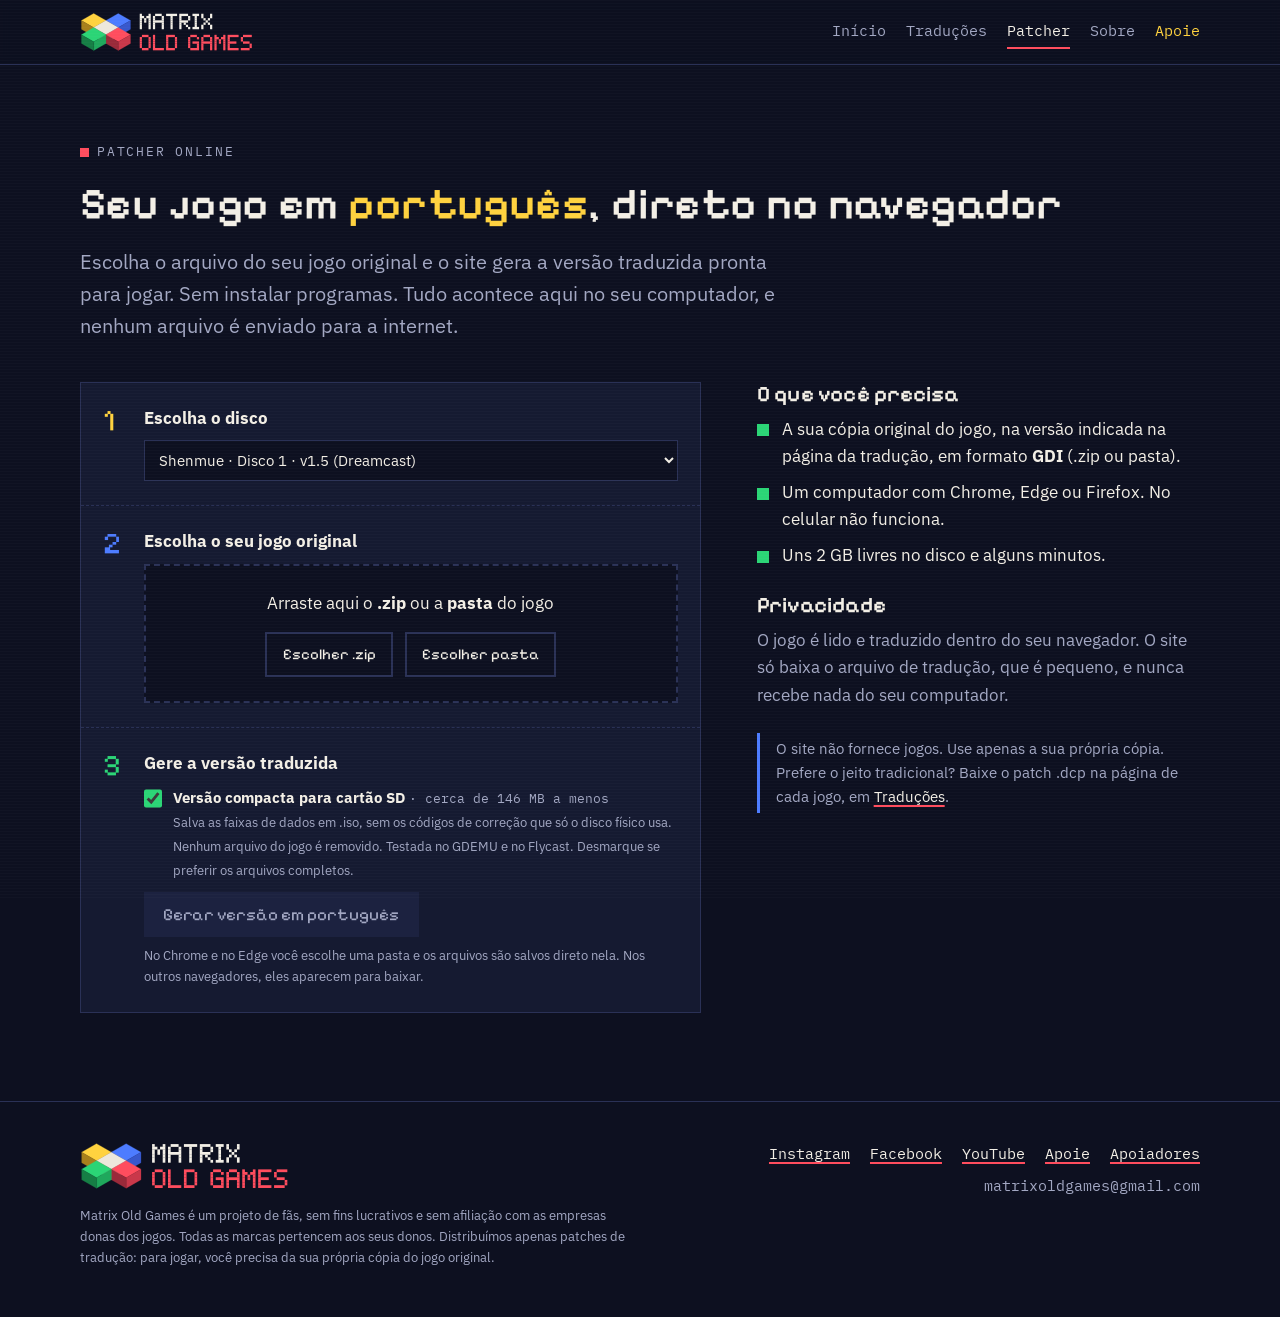
<file: patcher.html>
<!doctype html>
<html lang="pt-BR">
<head>
<meta charset="utf-8">
<meta name="viewport" content="width=device-width, initial-scale=1, viewport-fit=cover">
<meta name="claude:viewport-fit-sides" content="cover">
<title>Patcher online · Matrix Old Games</title>
<meta name="description" content="Traduza seu jogo direto no navegador: escolha o .zip ou a pasta do jogo original e receba a versão em português pronta para jogar.">
<meta property="og:title" content="Patcher online · Matrix Old Games">
<meta property="og:description" content="Traduza seu jogo direto no navegador: escolha o .zip ou a pasta do jogo original e receba a versão em português pronta para jogar.">
<meta property="og:image" content="https://www.matrixoldgames.com.br/assets/mog-avatar.png">
<meta name="theme-color" content="#0D1020">
<link rel="icon" type="image/svg+xml" href="assets/mog-icone.svg">
<link rel="icon" type="image/png" href="assets/favicon-512.png">
<link rel="apple-touch-icon" href="assets/favicon-512.png">
<link rel="preconnect" href="https://fonts.googleapis.com">
<link rel="preconnect" href="https://fonts.gstatic.com" crossorigin>
<link rel="stylesheet" href="https://fonts.googleapis.com/css2?family=IBM+Plex+Mono:wght@400;500&family=IBM+Plex+Sans:ital,wght@0,400;0,600;1,400&family=Pixelify+Sans:wght@500;600&display=swap">
<link rel="stylesheet" href="css/estilo.css">
<script data-goatcounter="https://matrixoldgames.goatcounter.com/count" async src="https://gc.zgo.at/count.js"></script>
</head>
<body>
<header class="topo"><div class="wrap">
  <a class="marca" href="index.html" aria-label="Matrix Old Games, início"><img src="assets/mog-horizontal-escuro.svg" alt="Matrix Old Games" width="300" height="80"></a>
  <nav class="menu" aria-label="Principal"><a href="index.html">Início</a><a href="traducoes.html">Traduções</a><a href="patcher.html" aria-current="page">Patcher</a><a href="sobre.html">Sobre</a><a href="apoie.html" class="menu-apoie">Apoie</a></nav>
</div></header>
<main>

<section class="hero" style="padding-bottom:1.5rem"><div class="wrap" style="grid-template-columns:minmax(0,1fr)">
  <div class="stack" style="gap:1.1rem">
    <span class="eyebrow">Patcher online</span>
    <h1>Seu jogo em <em>português</em>, direto no navegador</h1>
    <p class="lead" style="max-width:60ch">Escolha o arquivo do seu jogo original e o site gera a versão traduzida pronta para jogar. Sem instalar programas. Tudo acontece aqui no seu computador, e nenhum arquivo é enviado para a internet.</p>
  </div>
</div></section>

<section class="band" style="border-top:0;padding-top:1rem"><div class="wrap duas-col">
  <div class="painel p-painel" data-patcher>
    <div class="p-passo"><span class="p-num">1</span><div class="stack" style="gap:.5rem;min-width:0">
      <label for="p-disco"><strong>Escolha o disco</strong></label>
      <select id="p-disco" class="p-select" data-p-disco></select>
    </div></div>

    <div class="p-passo"><span class="p-num">2</span><div class="stack" style="gap:.6rem;min-width:0">
      <strong>Escolha o seu jogo original</strong>
      <div class="p-zona" data-p-zona>
        <p>Arraste aqui o <strong>.zip</strong> ou a <strong>pasta</strong> do jogo</p>
        <div class="btns" style="justify-content:center">
          <label class="btn btn--ghost" for="p-zip">Escolher .zip</label>
          <label class="btn btn--ghost" for="p-pasta" data-p-btn-pasta>Escolher pasta</label>
        </div>
        <input type="file" id="p-zip" accept=".zip,.gdi,.bin,.raw" multiple hidden>
        <input type="file" id="p-pasta" webkitdirectory multiple hidden>
      </div>
      <ul class="p-faixas" data-p-etapas hidden></ul>
      <div class="p-progresso" hidden><div class="p-trilho"><div class="p-barra" data-p-barra></div></div><span class="mono" data-p-barra-txt></span></div>
      <div class="p-msg" data-p-msg hidden aria-live="polite"></div>
    </div></div>

    <div class="p-passo"><span class="p-num">3</span><div class="stack" style="gap:.6rem;min-width:0">
      <strong>Gere a versão traduzida</strong>
      <label class="p-opcao"><input type="checkbox" data-p-compacto checked>
        <span><strong>Versão compacta para cartão SD</strong> <span class="mono muted" data-p-economia></span><br>
        <span class="muted">Salva as faixas de dados em .iso, sem os códigos de correção que só o disco físico usa. Nenhum arquivo do jogo é removido. Testada no GDEMU e no Flycast. Desmarque se preferir os arquivos completos.</span></span>
      </label>
      <button type="button" class="btn" data-p-gerar disabled style="justify-self:start">Gerar versão em português</button>
      <p class="muted" style="font-size:var(--s-0)">No Chrome e no Edge você escolhe uma pasta e os arquivos são salvos direto nela. Nos outros navegadores, eles aparecem para baixar.</p>
    </div></div>
  </div>

  <div class="stack" style="gap:1.5rem">
    <div class="stack" style="gap:.6rem">
      <h3>O que você precisa</h3>
      <ul class="lista-check">
        <li>A sua cópia original do jogo, na versão indicada na página da tradução, em formato <strong>GDI</strong> (.zip ou pasta).</li>
        <li>Um computador com Chrome, Edge ou Firefox. No celular não funciona.</li>
        <li>Uns 2 GB livres no disco e alguns minutos.</li>
      </ul>
    </div>
    <div class="stack" style="gap:.6rem">
      <h3>Privacidade</h3>
      <p class="muted">O jogo é lido e traduzido dentro do seu navegador. O site só baixa o arquivo de tradução, que é pequeno, e nunca recebe nada do seu computador.</p>
    </div>
    <p class="aviso-legal">O site não fornece jogos. Use apenas a sua própria cópia. Prefere o jeito tradicional? Baixe o patch .dcp na página de cada jogo, em <a href="traducoes.html">Traduções</a>.</p>
  </div>
</div></section>

<section class="band band--panel" data-p-fim hidden></section>

</main>
<footer class="rodape"><div class="wrap">
  <div class="stack" style="gap:1rem">
    <img src="assets/mog-horizontal-escuro.svg" alt="Matrix Old Games" width="210" height="56" style="width:210px;height:auto">
    <p class="aviso">Matrix Old Games é um projeto de fãs, sem fins lucrativos e sem afiliação com as empresas donas dos jogos. Todas as marcas pertencem aos seus donos. Distribuímos apenas patches de tradução: para jogar, você precisa da sua própria cópia do jogo original.</p>
  </div>
  <nav class="rodape-links" aria-label="Contato">
    <a data-instagram href="#" target="_blank" rel="noopener">Instagram</a>
    <a data-facebook href="#" target="_blank" rel="noopener">Facebook</a>
    <a data-youtube href="#" target="_blank" rel="noopener">YouTube</a>
    <a data-discord href="#" target="_blank" rel="noopener">Discord</a>
    <a href="apoie.html">Apoie</a>
    <a href="apoiadores.html">Apoiadores</a>
    <span data-email class="mono"></span>
  </nav>
</div></footer>
<script src="js/lib/qrcode-generator-1.4.4.js"></script>
<script src="js/dados.js"></script>
<script src="js/site.js"></script>
<script src="js/lib/fflate-0.8.2.js"></script>
<script src="js/lib/spark-md5-3.0.2.js"></script>
<script src="js/vcdiff.js"></script>
<script src="js/patcher.js"></script>
</body>
</html>
</file>
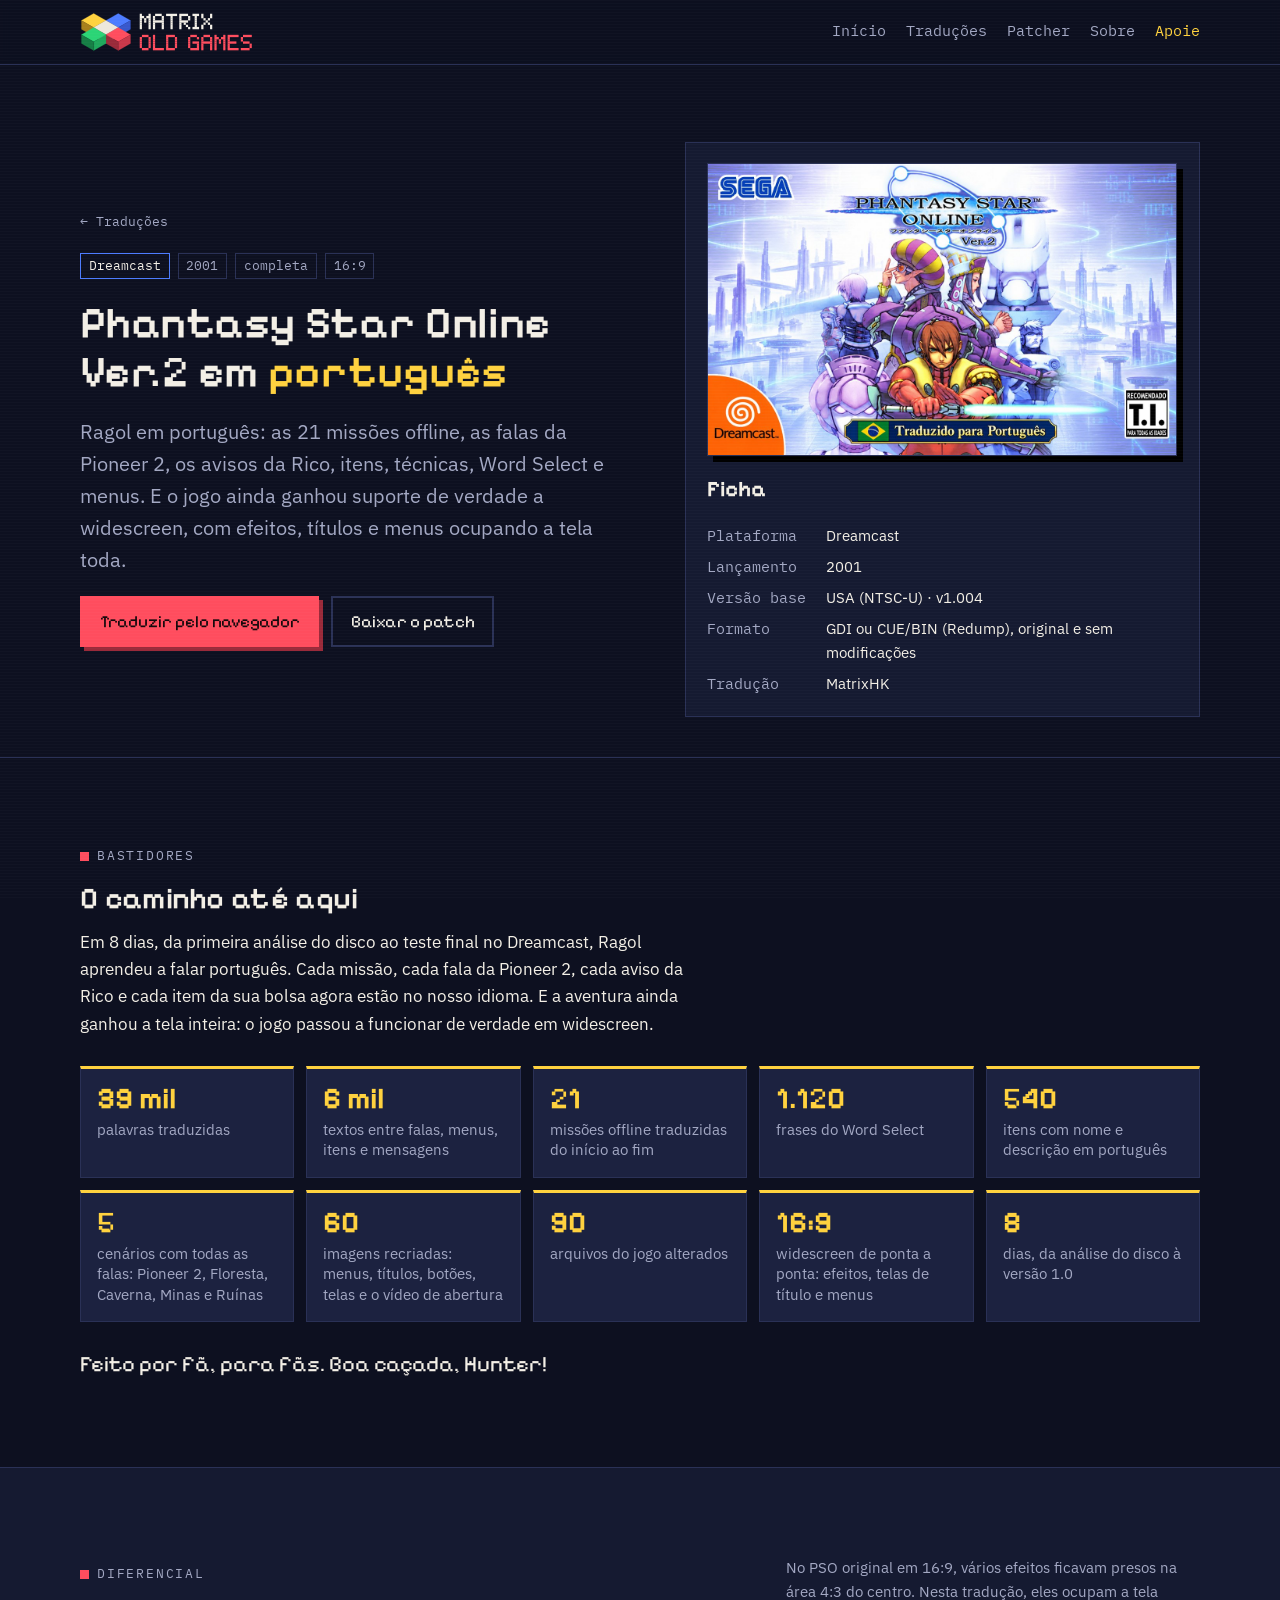
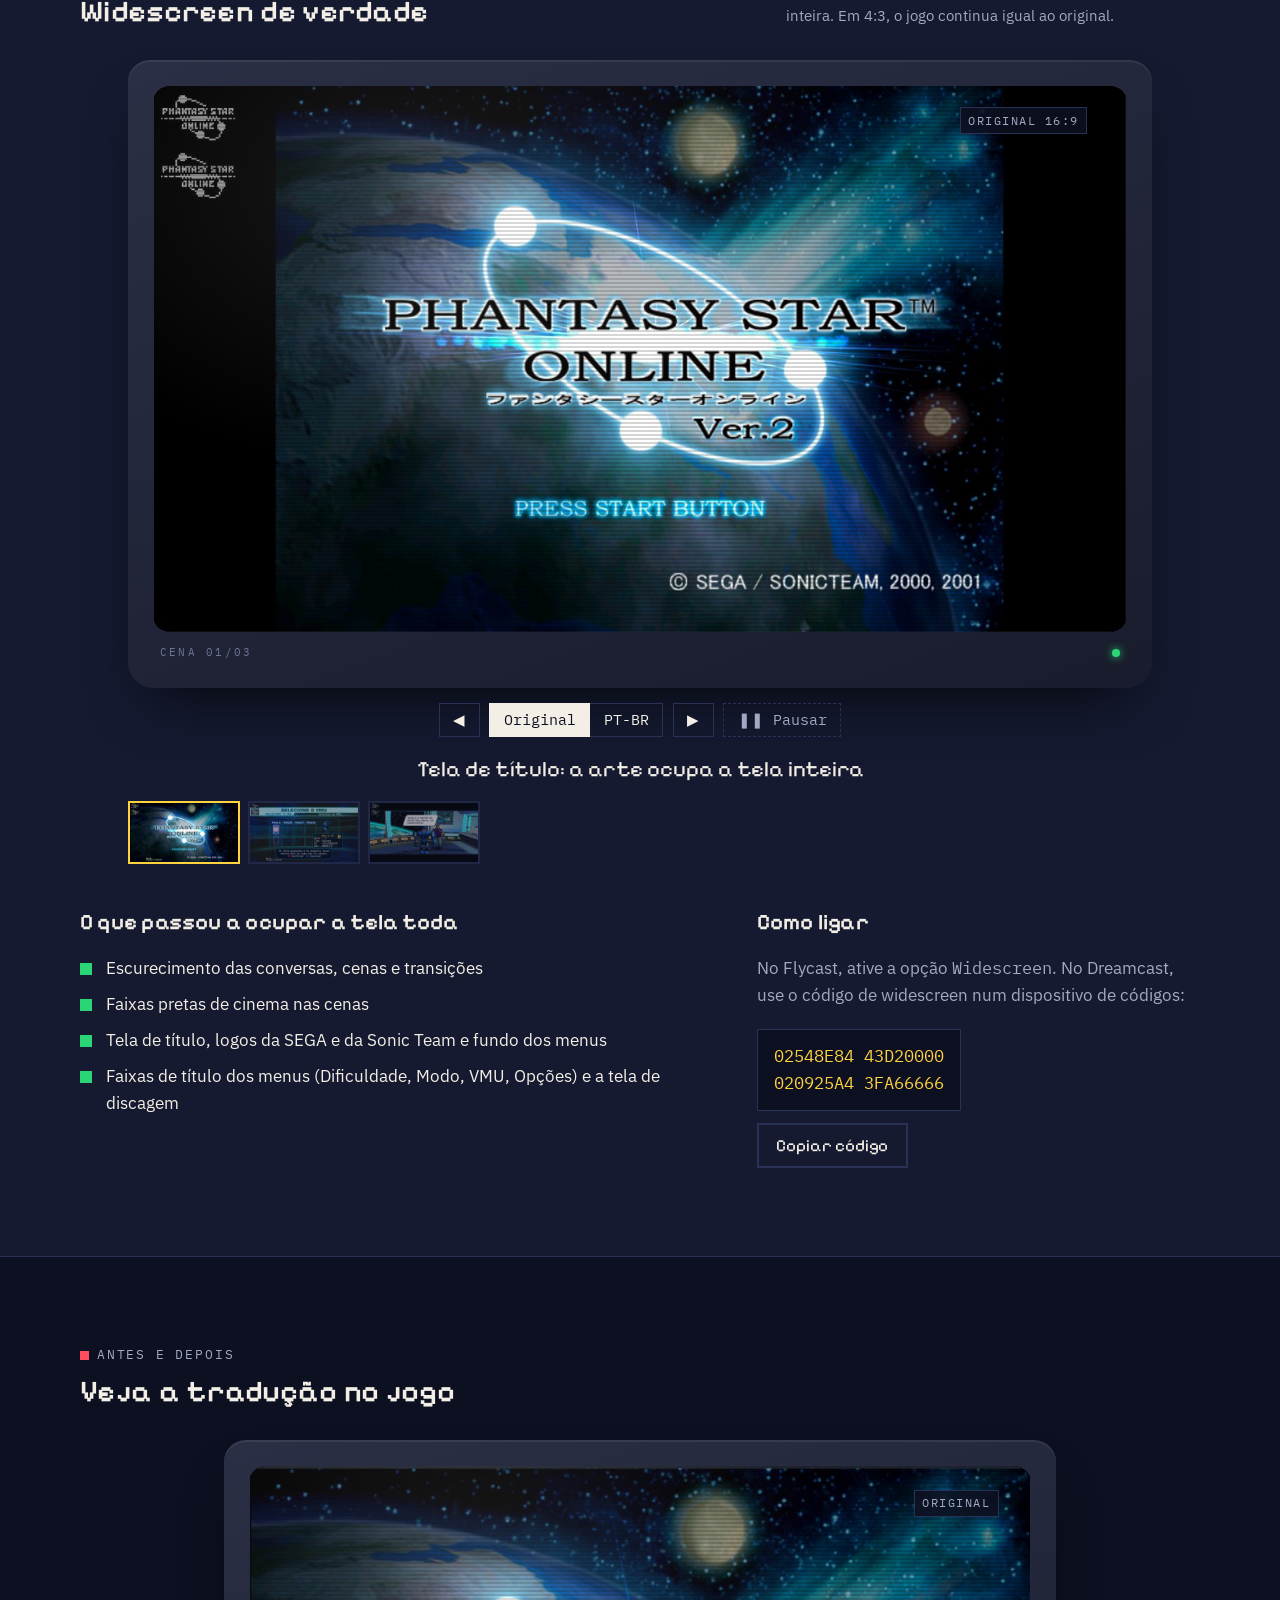
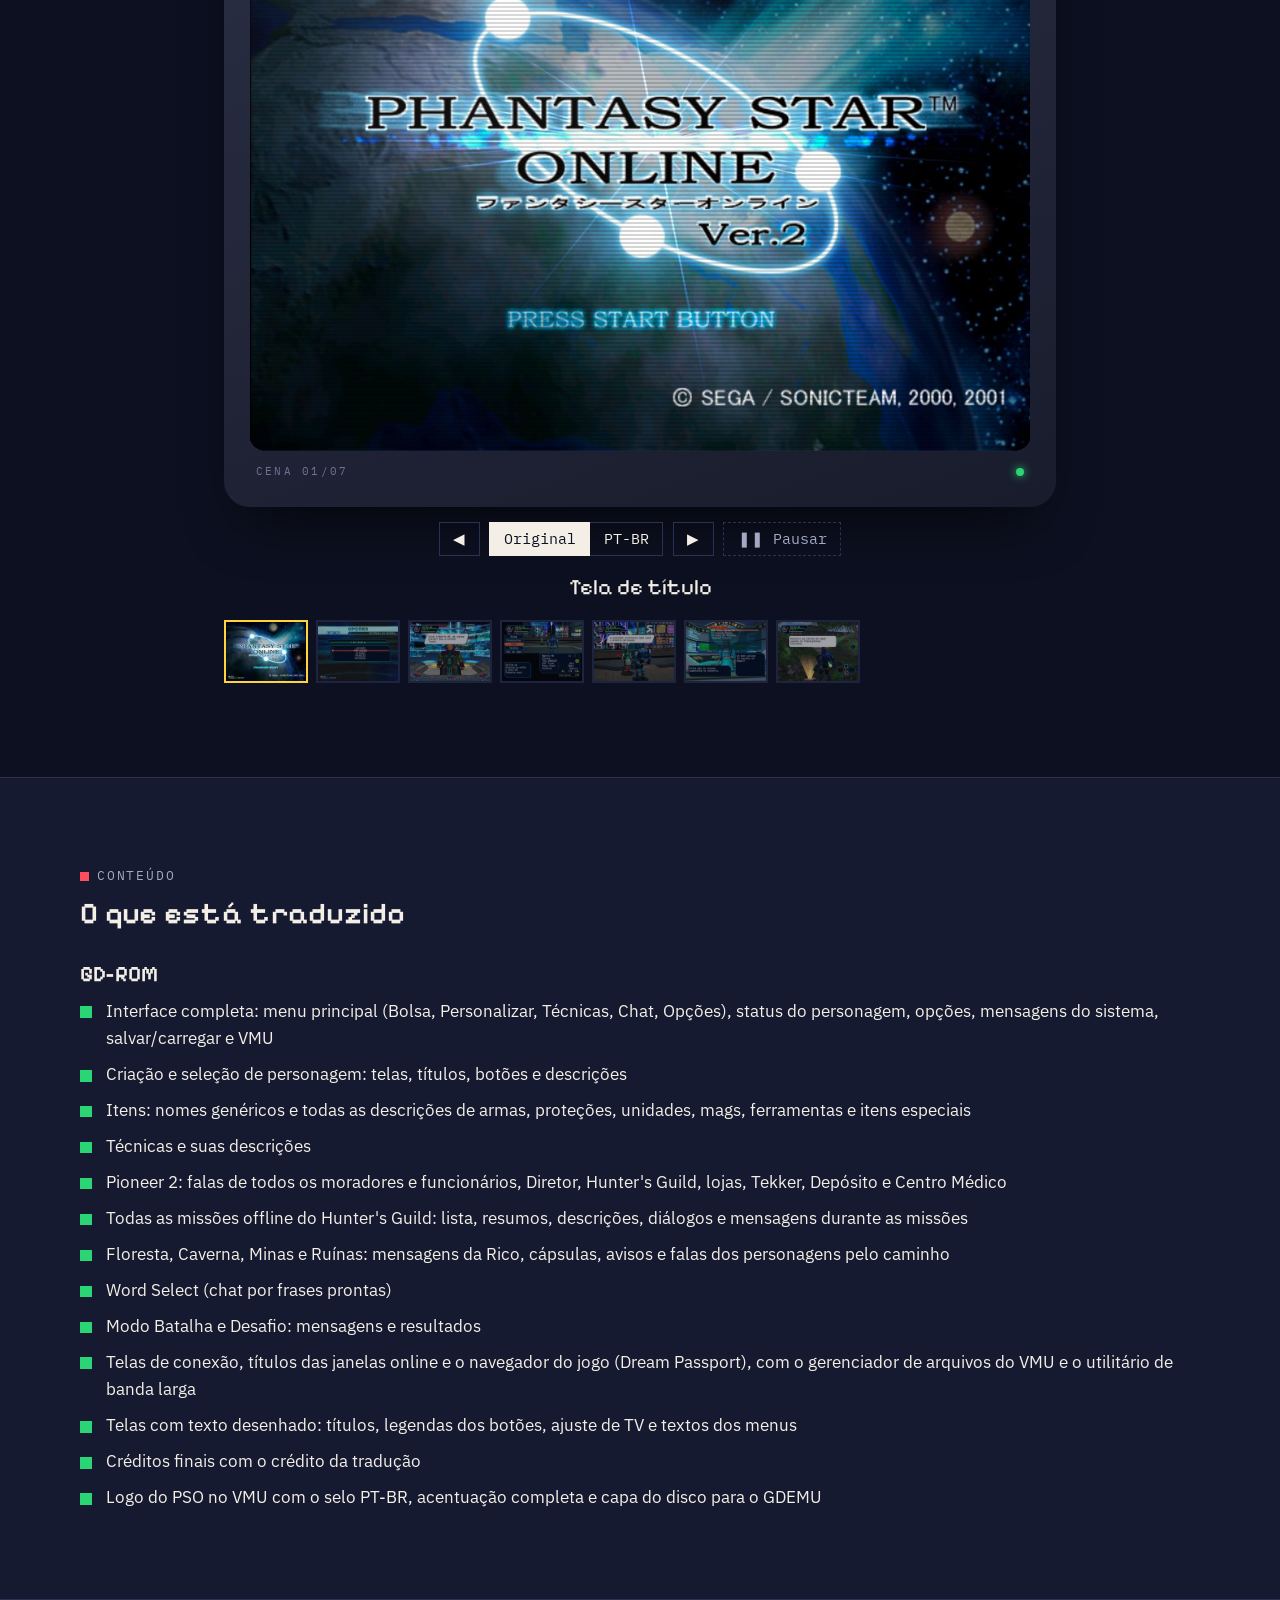
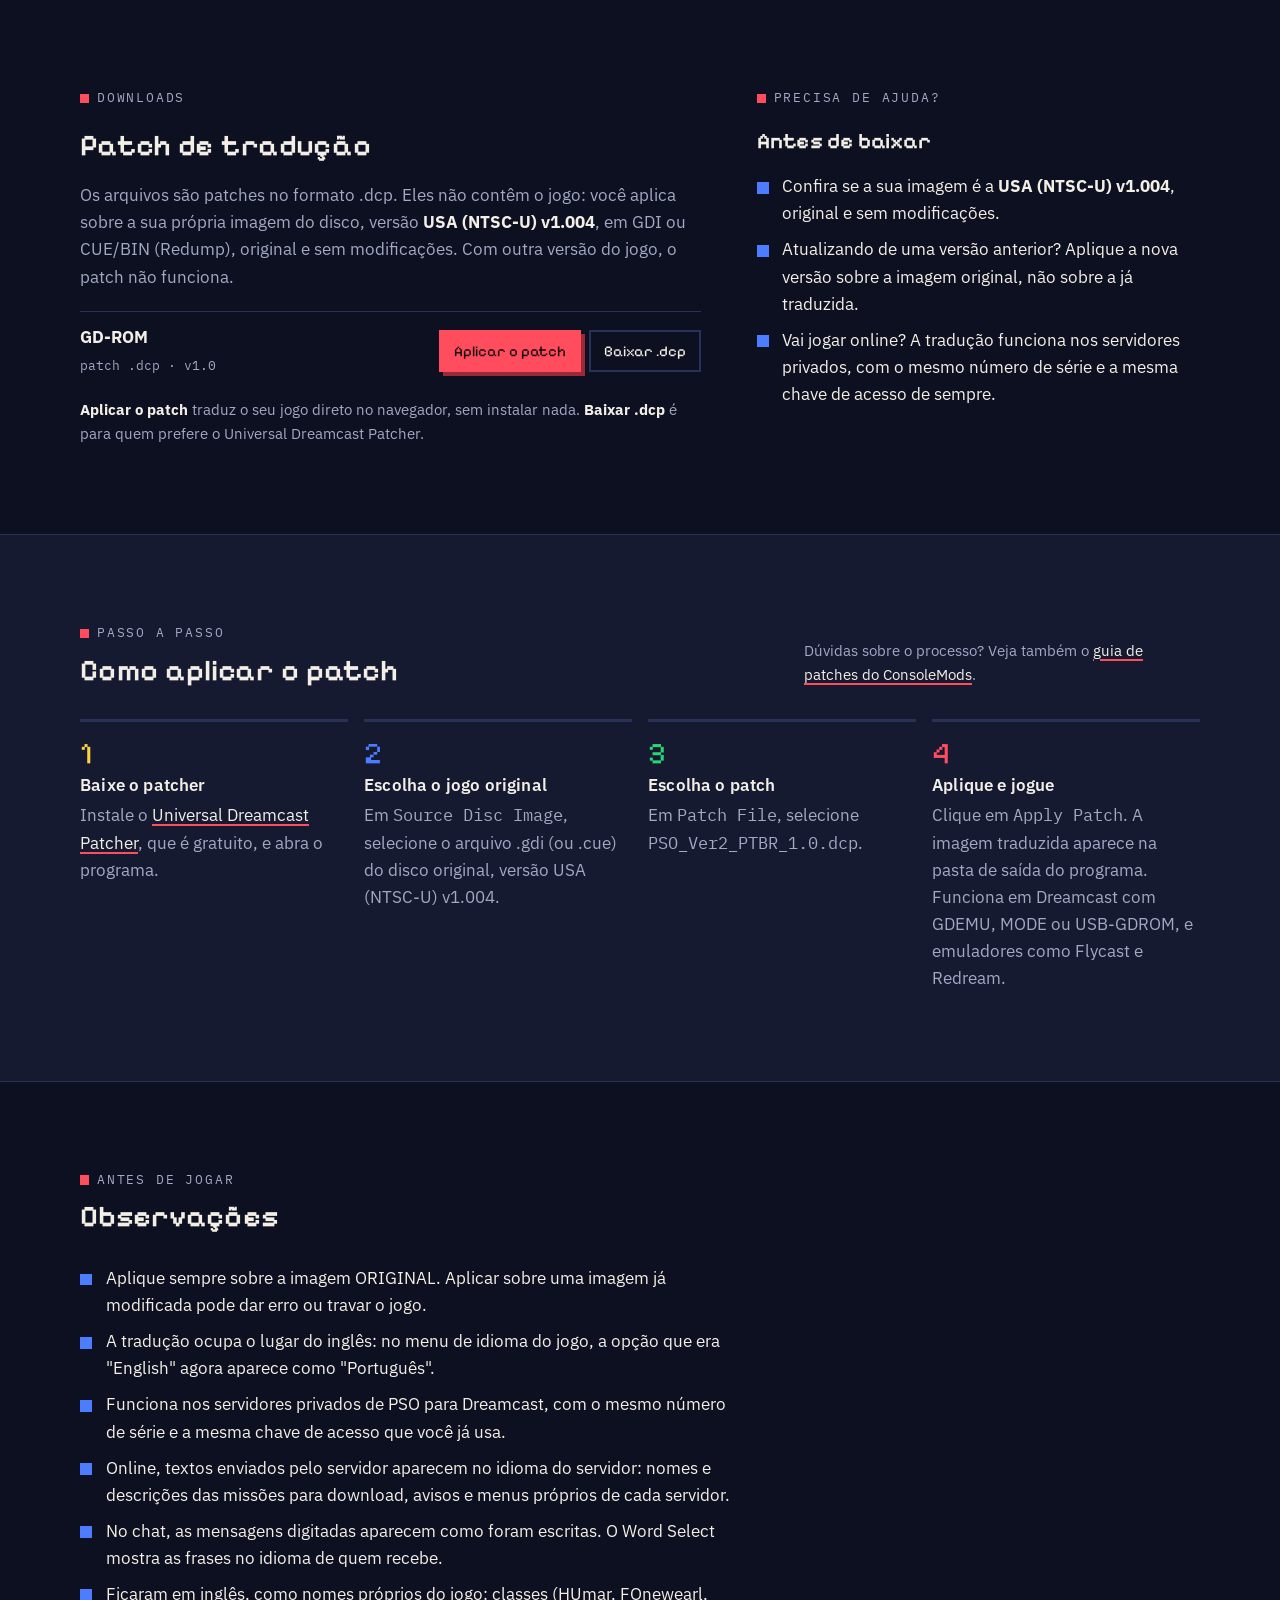
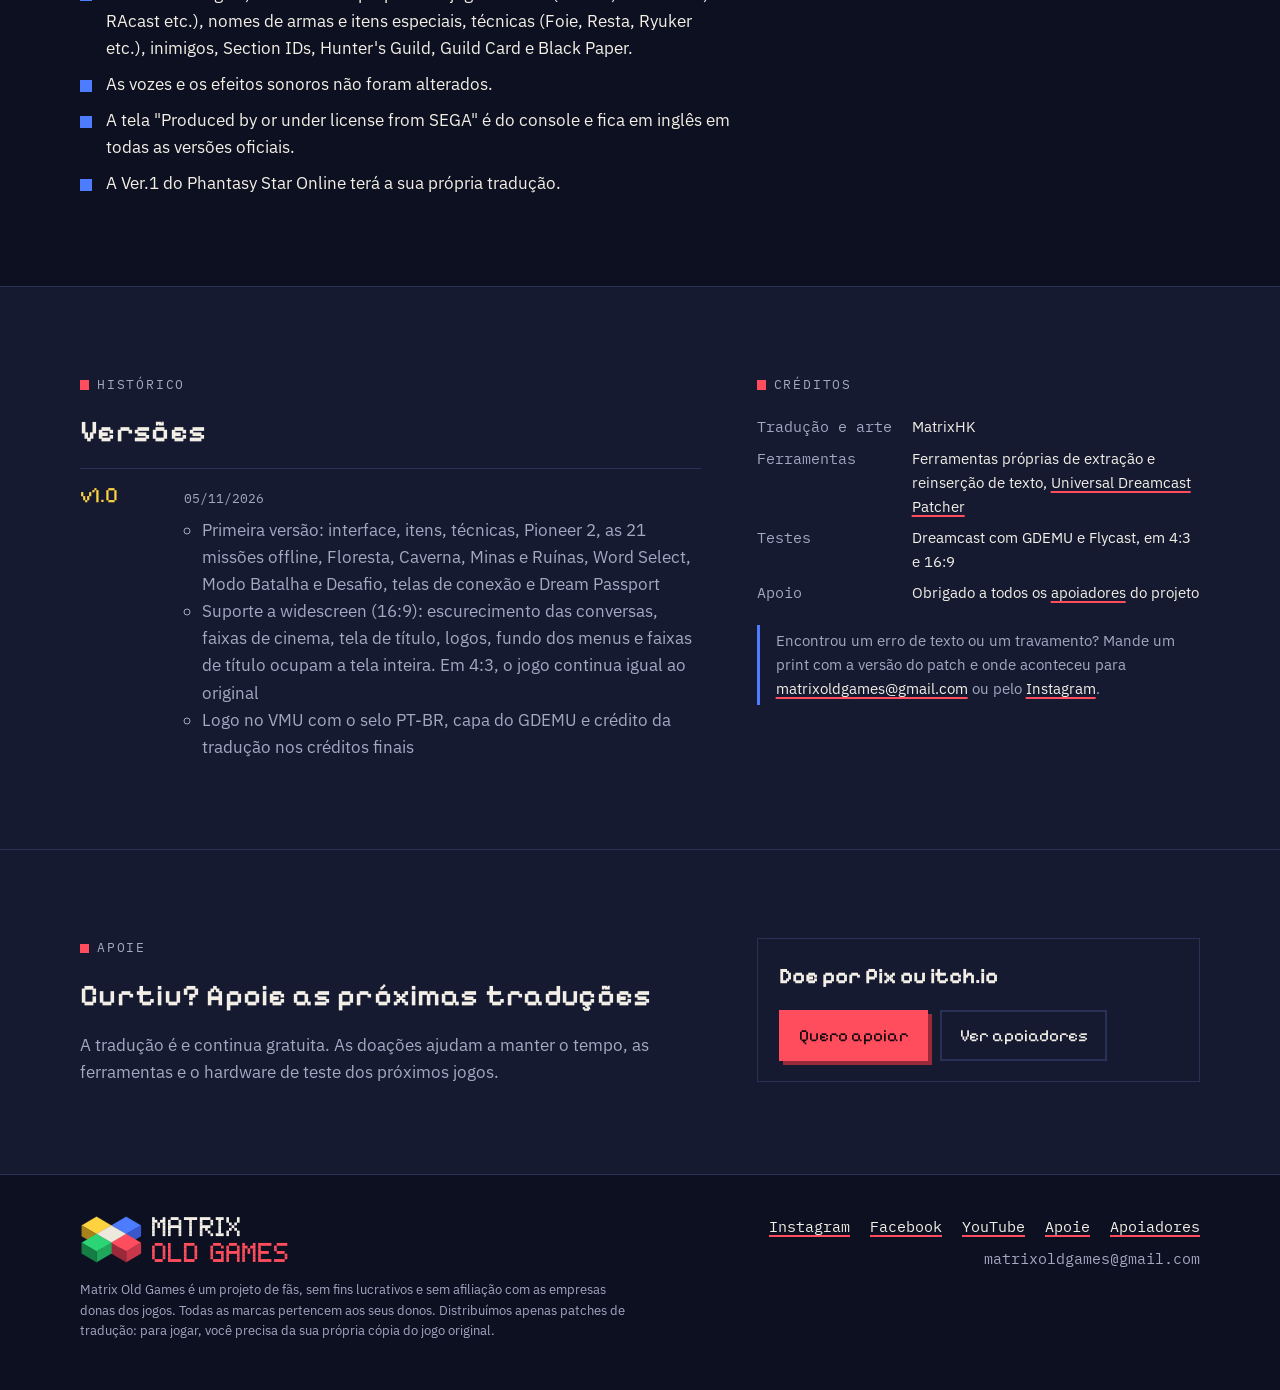
<file: pso2.html>
<!doctype html>
<html lang="pt-BR">
<head>
<meta charset="utf-8">
<meta name="viewport" content="width=device-width, initial-scale=1, viewport-fit=cover">
<meta name="claude:viewport-fit-sides" content="cover">
<title>Phantasy Star Online Ver.2 em Português · Matrix Old Games</title>
<meta name="description" content="Tradução de fãs de Phantasy Star Online Ver.2 (Dreamcast) para português do Brasil, com suporte a widescreen: download do patch e como aplicar.">
<meta property="og:title" content="Phantasy Star Online Ver.2 em Português · Matrix Old Games">
<meta property="og:description" content="Tradução de fãs de Phantasy Star Online Ver.2 (Dreamcast) para português do Brasil, com suporte a widescreen: download do patch e como aplicar.">
<meta property="og:image" content="https://www.matrixoldgames.com.br/assets/mog-avatar.png">
<meta name="theme-color" content="#0D1020">
<link rel="icon" type="image/svg+xml" href="assets/mog-icone.svg">
<link rel="icon" type="image/png" href="assets/favicon-512.png">
<link rel="apple-touch-icon" href="assets/favicon-512.png">
<link rel="preconnect" href="https://fonts.googleapis.com">
<link rel="preconnect" href="https://fonts.gstatic.com" crossorigin>
<link rel="stylesheet" href="https://fonts.googleapis.com/css2?family=IBM+Plex+Mono:wght@400;500&family=IBM+Plex+Sans:ital,wght@0,400;0,600;1,400&family=Pixelify+Sans:wght@500;600&display=swap">
<link rel="stylesheet" href="css/estilo.css">
<script data-goatcounter="https://matrixoldgames.goatcounter.com/count" async src="https://gc.zgo.at/count.js"></script>
</head>
<body data-jogo="pso2">
<header class="topo"><div class="wrap">
  <a class="marca" href="index.html" aria-label="Matrix Old Games, início"><img src="assets/mog-horizontal-escuro.svg" alt="Matrix Old Games" width="300" height="80"></a>
  <nav class="menu" aria-label="Principal"><a href="index.html">Início</a><a href="traducoes.html">Traduções</a><a href="patcher.html">Patcher</a><a href="sobre.html">Sobre</a><a href="apoie.html" class="menu-apoie">Apoie</a></nav>
</div></header>
<main>

<section class="hero" style="padding-bottom:2.5rem"><div class="wrap duas-col">
  <div class="stack" style="gap:1.25rem">
    <a class="mono muted" href="traducoes.html" style="font-size:var(--s-0);text-decoration:none">← Traduções</a>
    <div class="jogo-meta"><span class="tag tag--plat">Dreamcast</span><span class="tag">2001</span><span class="tag" data-resumo></span><span class="tag">16:9</span></div>
    <h1>Phantasy Star Online Ver.2 em <em>português</em></h1>
    <p class="lead">Ragol em português: as 21 missões offline, as falas da Pioneer 2, os avisos da Rico, itens, técnicas, Word Select e menus. E o jogo ainda ganhou suporte de verdade a widescreen, com efeitos, títulos e menus ocupando a tela toda.</p>
    <div class="btns"><a class="btn" href="patcher.html?jogo=pso2">Traduzir pelo navegador</a><a class="btn btn--ghost" href="#downloads">Baixar o patch</a></div>
  </div>
  <div class="painel"><strong style="font-family:var(--f-display);font-size:var(--s-3)">Ficha</strong><dl class="ficha" data-ficha></dl></div>
</div></section>

<section class="band" data-esconder-vazio="jornada" id="bastidores"><div class="wrap jornada" data-jornada></div></section>

<section class="band band--panel" id="widescreen"><div class="wrap">
  <div class="section-head"><div class="stack" style="gap:.6rem"><span class="eyebrow">Diferencial</span><h2>Widescreen de verdade</h2></div>
  <p class="muted" style="max-width:46ch;font-size:var(--s-1)">No PSO original em 16:9, vários efeitos ficavam presos na área 4:3 do centro. Nesta tradução, eles ocupam a tela inteira. Em 4:3, o jogo continua igual ao original.</p></div>
  <div data-widescreen></div>
  <div class="duas-col" style="margin-top:2.5rem">
    <div class="stack">
      <h3>O que passou a ocupar a tela toda</h3>
      <ul class="lista-check">
        <li>Escurecimento das conversas, cenas e transições</li>
        <li>Faixas pretas de cinema nas cenas</li>
        <li>Tela de título, logos da SEGA e da Sonic Team e fundo dos menus</li>
        <li>Faixas de título dos menus (Dificuldade, Modo, VMU, Opções) e a tela de discagem</li>
      </ul>
    </div>
    <div class="stack">
      <h3>Como ligar</h3>
      <p class="muted">No Flycast, ative a opção <span class="mono">Widescreen</span>. No Dreamcast, use o código de widescreen num dispositivo de códigos:</p>
      <div class="ws-codigo" data-widescreen-codigo></div>
    </div>
  </div>
</div></section>

<section class="band" data-esconder-vazio="prints"><div class="wrap">
  <div class="section-head"><div class="stack" style="gap:.6rem"><span class="eyebrow">Antes e depois</span><h2>Veja a tradução no jogo</h2></div></div>
  <div data-prints></div>
</div></section>

<section class="band band--panel"><div class="wrap">
  <div class="section-head"><div class="stack" style="gap:.6rem"><span class="eyebrow">Conteúdo</span><h2>O que está traduzido</h2></div></div>
  <div class="traduzido" data-traduzido></div>
</div></section>

<section class="band" id="downloads"><div class="wrap duas-col">
  <div class="stack">
    <span class="eyebrow">Downloads</span>
    <h2>Patch de tradução</h2>
    <p class="muted prose">Os arquivos são patches no formato .dcp. Eles não contêm o jogo: você aplica sobre a sua própria imagem do disco, versão <strong style="color:var(--fg)" data-versao-base></strong>, em GDI ou CUE/BIN (Redump), original e sem modificações. Com outra versão do jogo, o patch não funciona.</p>
    <div class="downloads" data-downloads></div>
    <p class="muted" style="font-size:var(--s-1)"><strong style="color:var(--fg)">Aplicar o patch</strong> traduz o seu jogo direto no navegador, sem instalar nada. <strong style="color:var(--fg)">Baixar .dcp</strong> é para quem prefere o Universal Dreamcast Patcher.</p>
  </div>
  <div class="stack">
    <span class="eyebrow">Precisa de ajuda?</span>
    <h3>Antes de baixar</h3>
    <ul class="lista-check lista-obs">
      <li>Confira se a sua imagem é a <strong data-versao-base></strong>, original e sem modificações.</li>
      <li>Atualizando de uma versão anterior? Aplique a nova versão sobre a imagem original, não sobre a já traduzida.</li>
      <li>Vai jogar online? A tradução funciona nos servidores privados, com o mesmo número de série e a mesma chave de acesso de sempre.</li>
    </ul>
  </div>
</div></section>

<section class="band band--panel" id="como-aplicar"><div class="wrap">
  <div class="section-head"><div class="stack" style="gap:.6rem"><span class="eyebrow">Passo a passo</span><h2>Como aplicar o patch</h2></div><p class="muted" style="max-width:44ch;font-size:var(--s-1)">Dúvidas sobre o processo? Veja também o <a data-guia href="#" target="_blank" rel="noopener">guia</a>.</p></div>
  <ol class="passos">
    <li><h3>Baixe o patcher</h3><p class="muted">Instale o <a data-ferramenta href="#" target="_blank" rel="noopener">patcher</a>, que é gratuito, e abra o programa.</p></li>
    <li><h3>Escolha o jogo original</h3><p class="muted">Em <span class="mono">Source Disc Image</span>, selecione o arquivo .gdi (ou .cue) do disco original, versão <span data-versao-base></span>.</p></li>
    <li><h3>Escolha o patch</h3><p class="muted">Em <span class="mono">Patch File</span>, selecione <span class="mono">PSO_Ver2_PTBR_1.0.dcp</span>.</p></li>
    <li><h3>Aplique e jogue</h3><p class="muted">Clique em <span class="mono">Apply Patch</span>. A imagem traduzida aparece na pasta de saída do programa. Funciona em <span data-compativel></span></p></li>
  </ol>
</div></section>

<section class="band"><div class="wrap">
  <div class="section-head"><div class="stack" style="gap:.6rem"><span class="eyebrow">Antes de jogar</span><h2>Observações</h2></div></div>
  <div class="prose" data-observacoes></div>
</div></section>

<section class="band band--panel"><div class="wrap duas-col">
  <div class="stack">
    <span class="eyebrow">Histórico</span>
    <h2>Versões</h2>
    <ul class="changelog" data-changelog></ul>
  </div>
  <div class="stack">
    <span class="eyebrow">Créditos</span>
    <dl class="ficha">
      <dt>Tradução e arte</dt><dd>MatrixHK</dd>
      <dt>Ferramentas</dt><dd>Ferramentas próprias de extração e reinserção de texto, <a data-ferramenta href="#" target="_blank" rel="noopener">patcher</a></dd>
      <dt>Testes</dt><dd>Dreamcast com GDEMU e Flycast, em 4:3 e 16:9</dd>
      <dt>Apoio</dt><dd>Obrigado a todos os <a href="apoiadores.html">apoiadores</a> do projeto</dd>
    </dl>
    <p class="aviso-legal">Encontrou um erro de texto ou um travamento? Mande um print com a versão do patch e onde aconteceu para <a data-email href="#"></a> ou pelo <a data-instagram href="#">Instagram</a>.</p>
  </div>
</div></section>

<section class="band band--panel"><div class="wrap duas-col">
  <div class="stack">
    <span class="eyebrow">Apoie</span>
    <h2>Curtiu? Apoie as próximas traduções</h2>
    <p class="muted prose">A tradução é e continua gratuita. As doações ajudam a manter o tempo, as ferramentas e o hardware de teste dos próximos jogos.</p>
  </div>
  <div class="painel"><strong style="font-family:var(--f-display);font-size:var(--s-3)">Doe por Pix ou itch.io</strong><div class="btns"><a class="btn" href="apoie.html">Quero apoiar</a><a class="btn btn--ghost" href="apoiadores.html">Ver apoiadores</a></div></div>
</div></section>

</main>
<footer class="rodape"><div class="wrap">
  <div class="stack" style="gap:1rem">
    <img src="assets/mog-horizontal-escuro.svg" alt="Matrix Old Games" width="210" height="56" style="width:210px;height:auto">
    <p class="aviso">Matrix Old Games é um projeto de fãs, sem fins lucrativos e sem afiliação com as empresas donas dos jogos. Todas as marcas pertencem aos seus donos. Distribuímos apenas patches de tradução: para jogar, você precisa da sua própria cópia do jogo original.</p>
  </div>
  <nav class="rodape-links" aria-label="Contato">
    <a data-instagram href="#" target="_blank" rel="noopener">Instagram</a>
    <a data-facebook href="#" target="_blank" rel="noopener">Facebook</a>
    <a data-youtube href="#" target="_blank" rel="noopener">YouTube</a>
    <a data-discord href="#" target="_blank" rel="noopener">Discord</a>
    <a href="apoie.html">Apoie</a>
    <a href="apoiadores.html">Apoiadores</a>
    <span data-email class="mono"></span>
  </nav>
</div></footer>
<script src="js/lib/qrcode-generator-1.4.4.js"></script>
<script src="js/dados.js"></script>
<script src="js/site.js"></script>
</body>
</html>
</file>
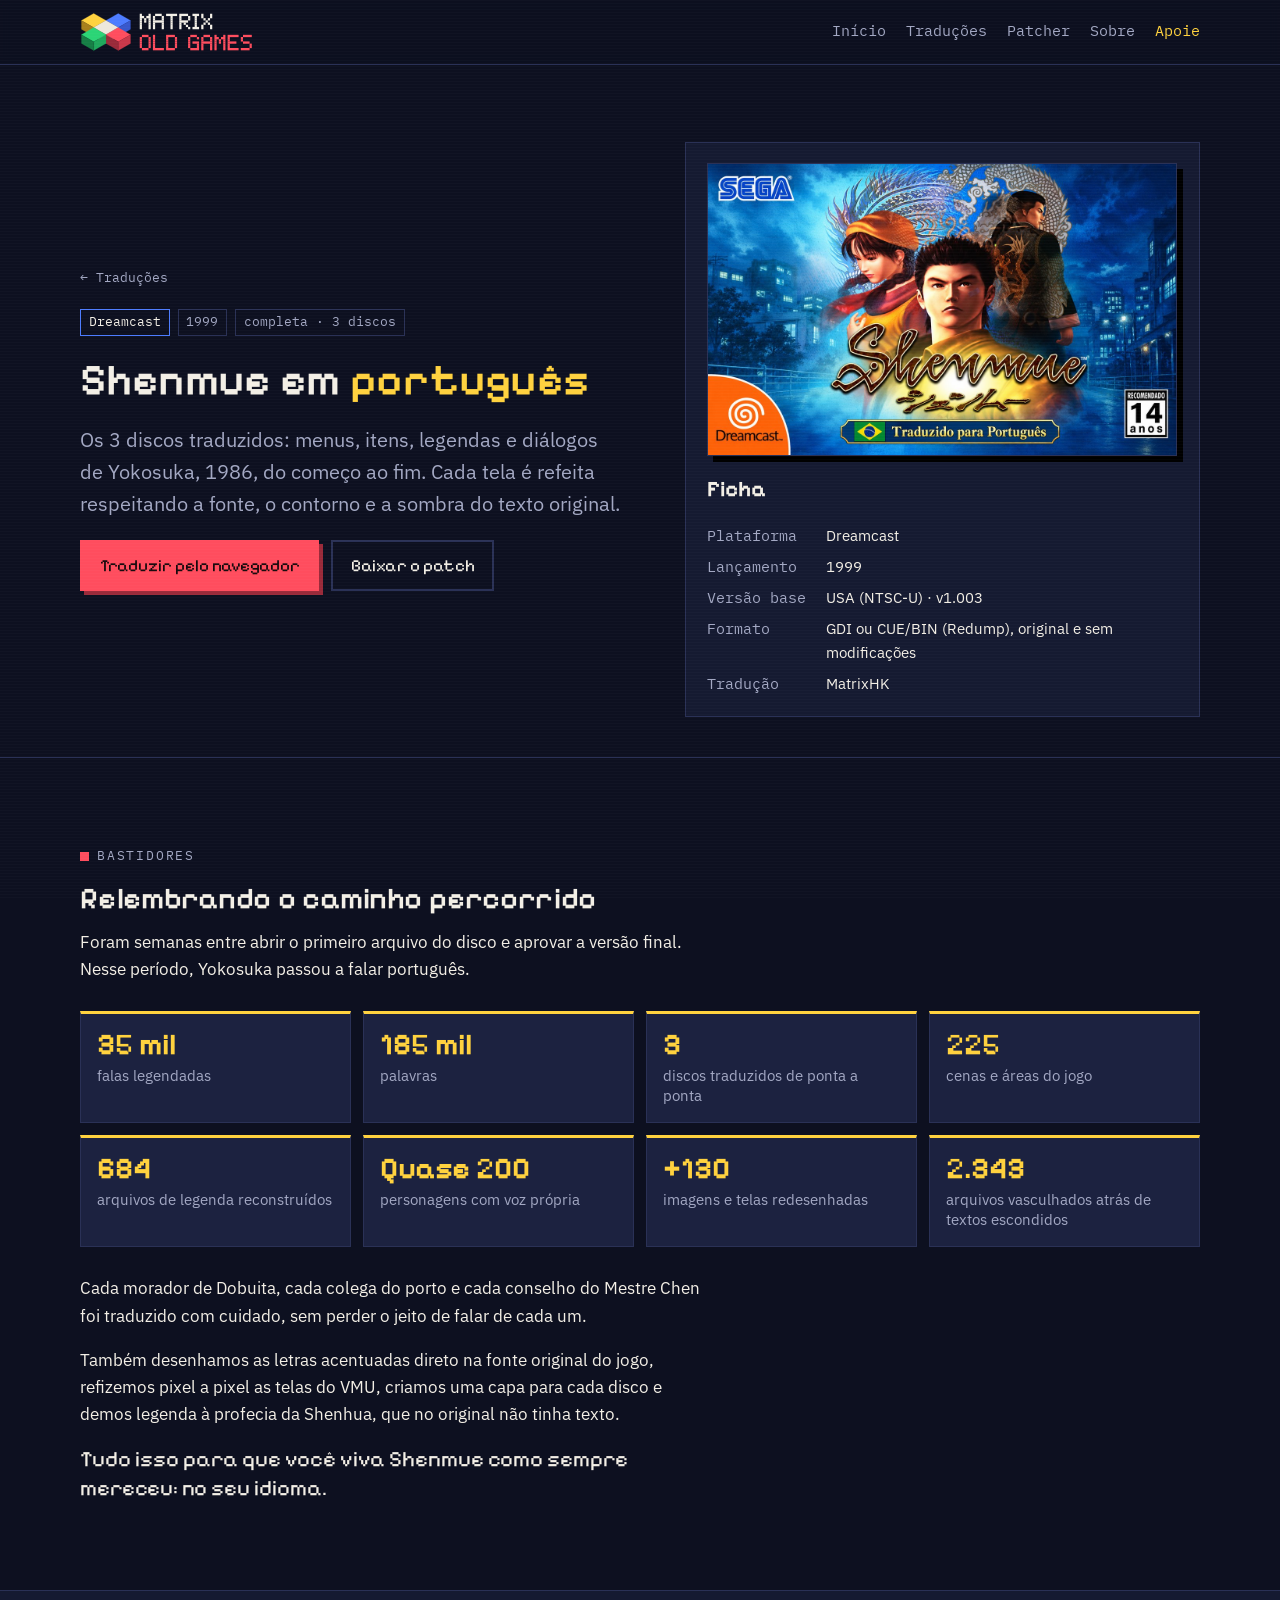
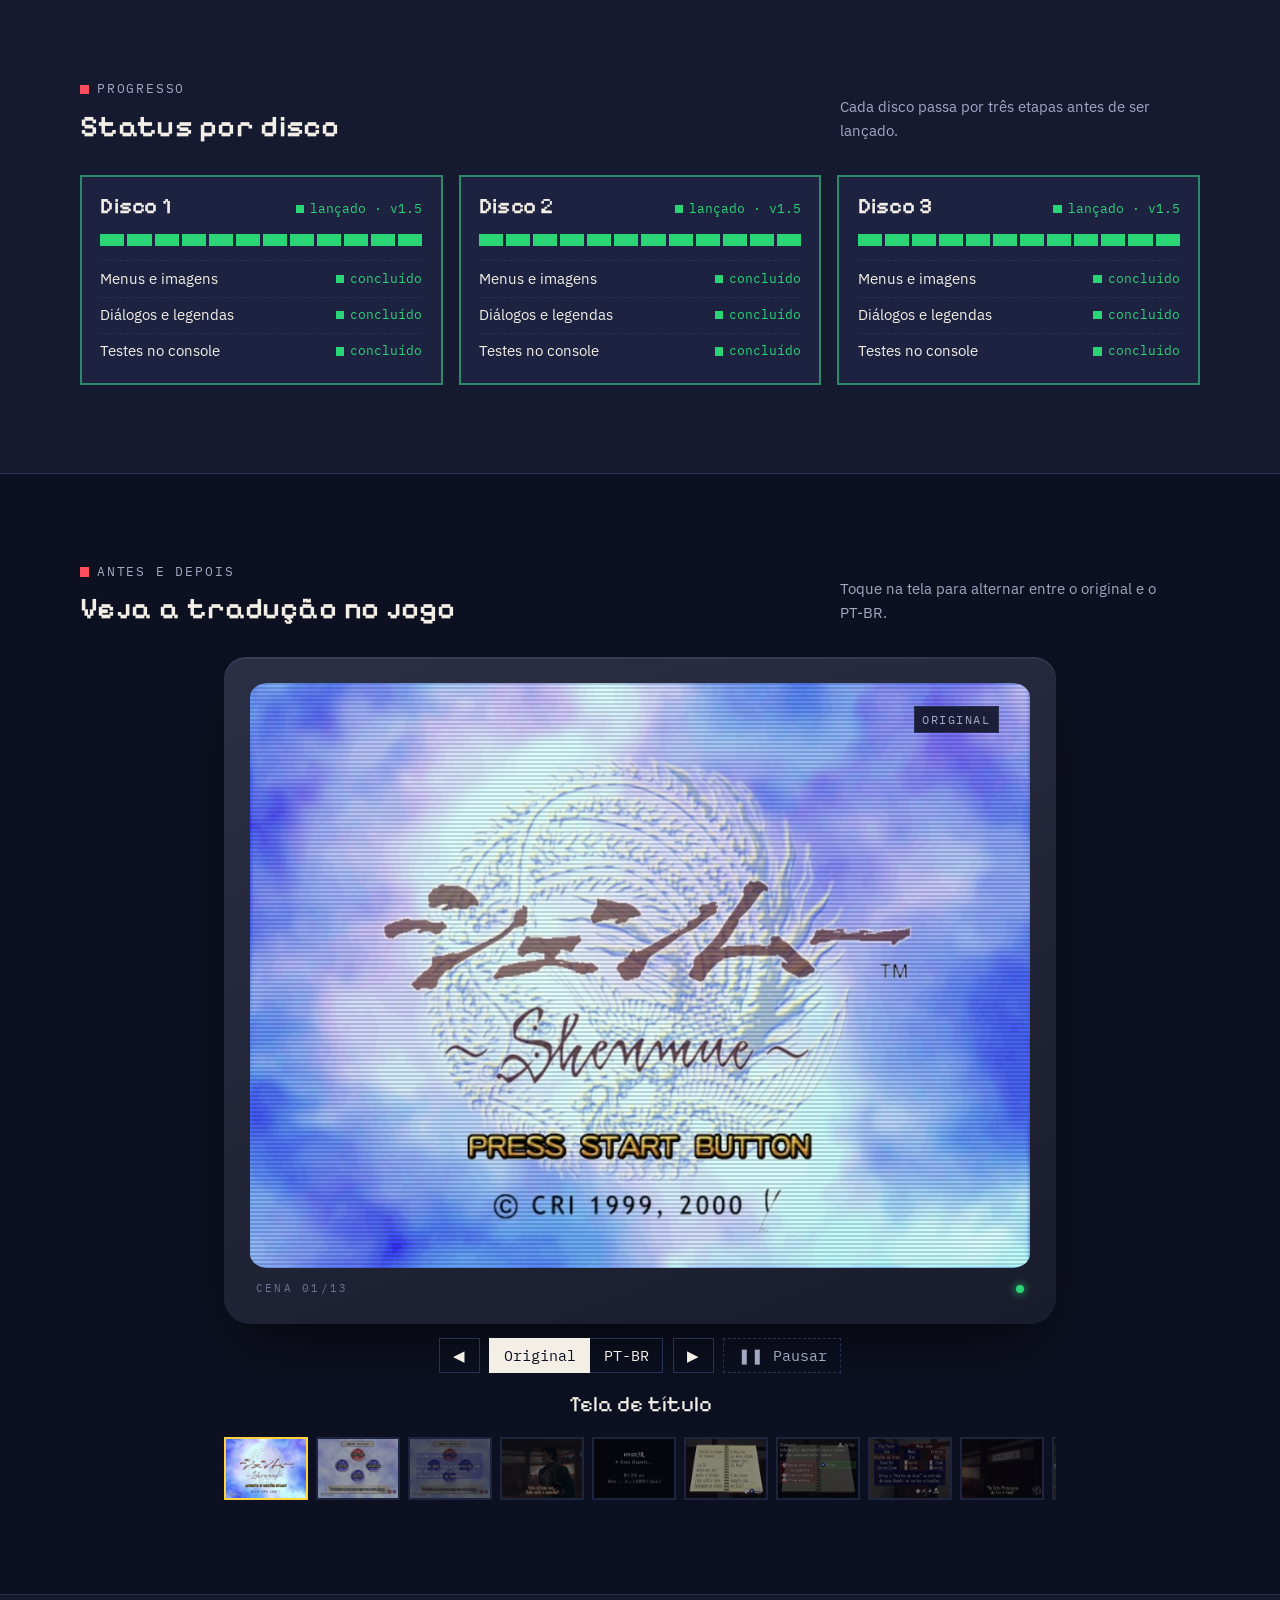
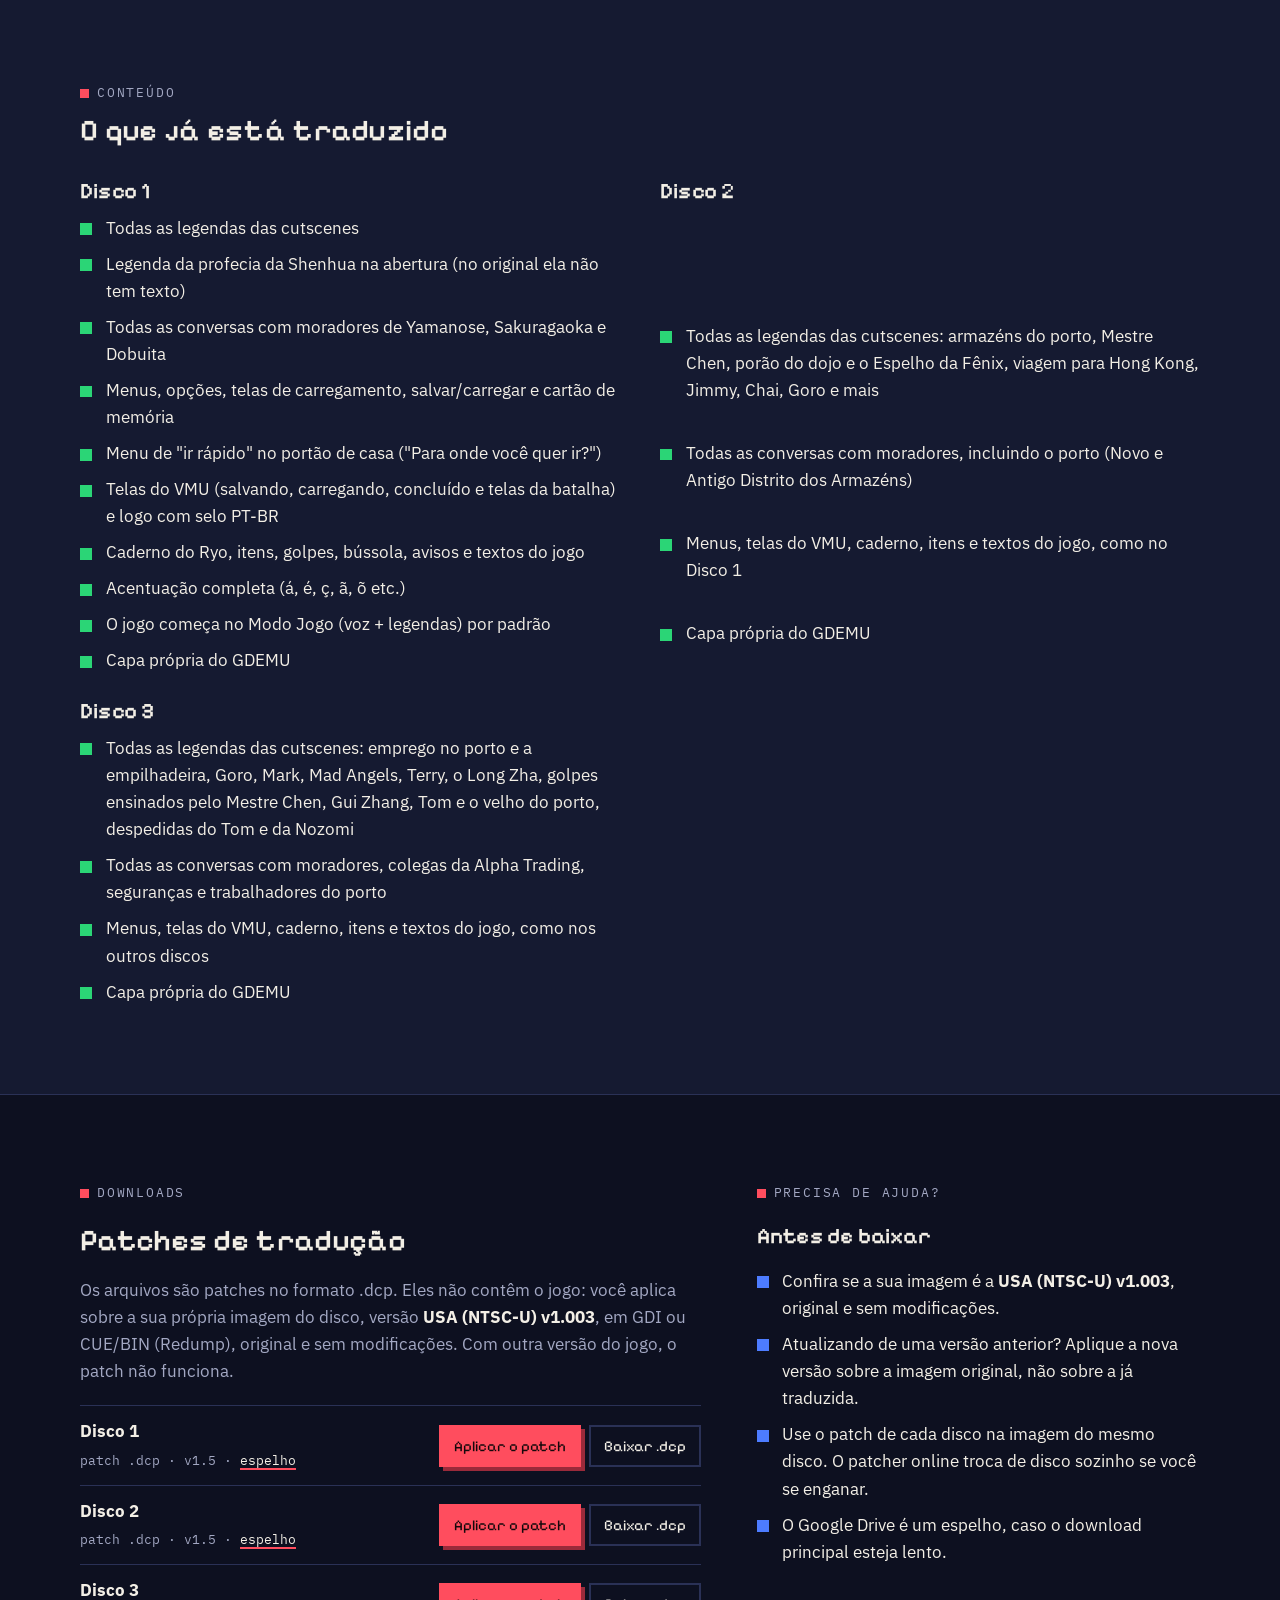
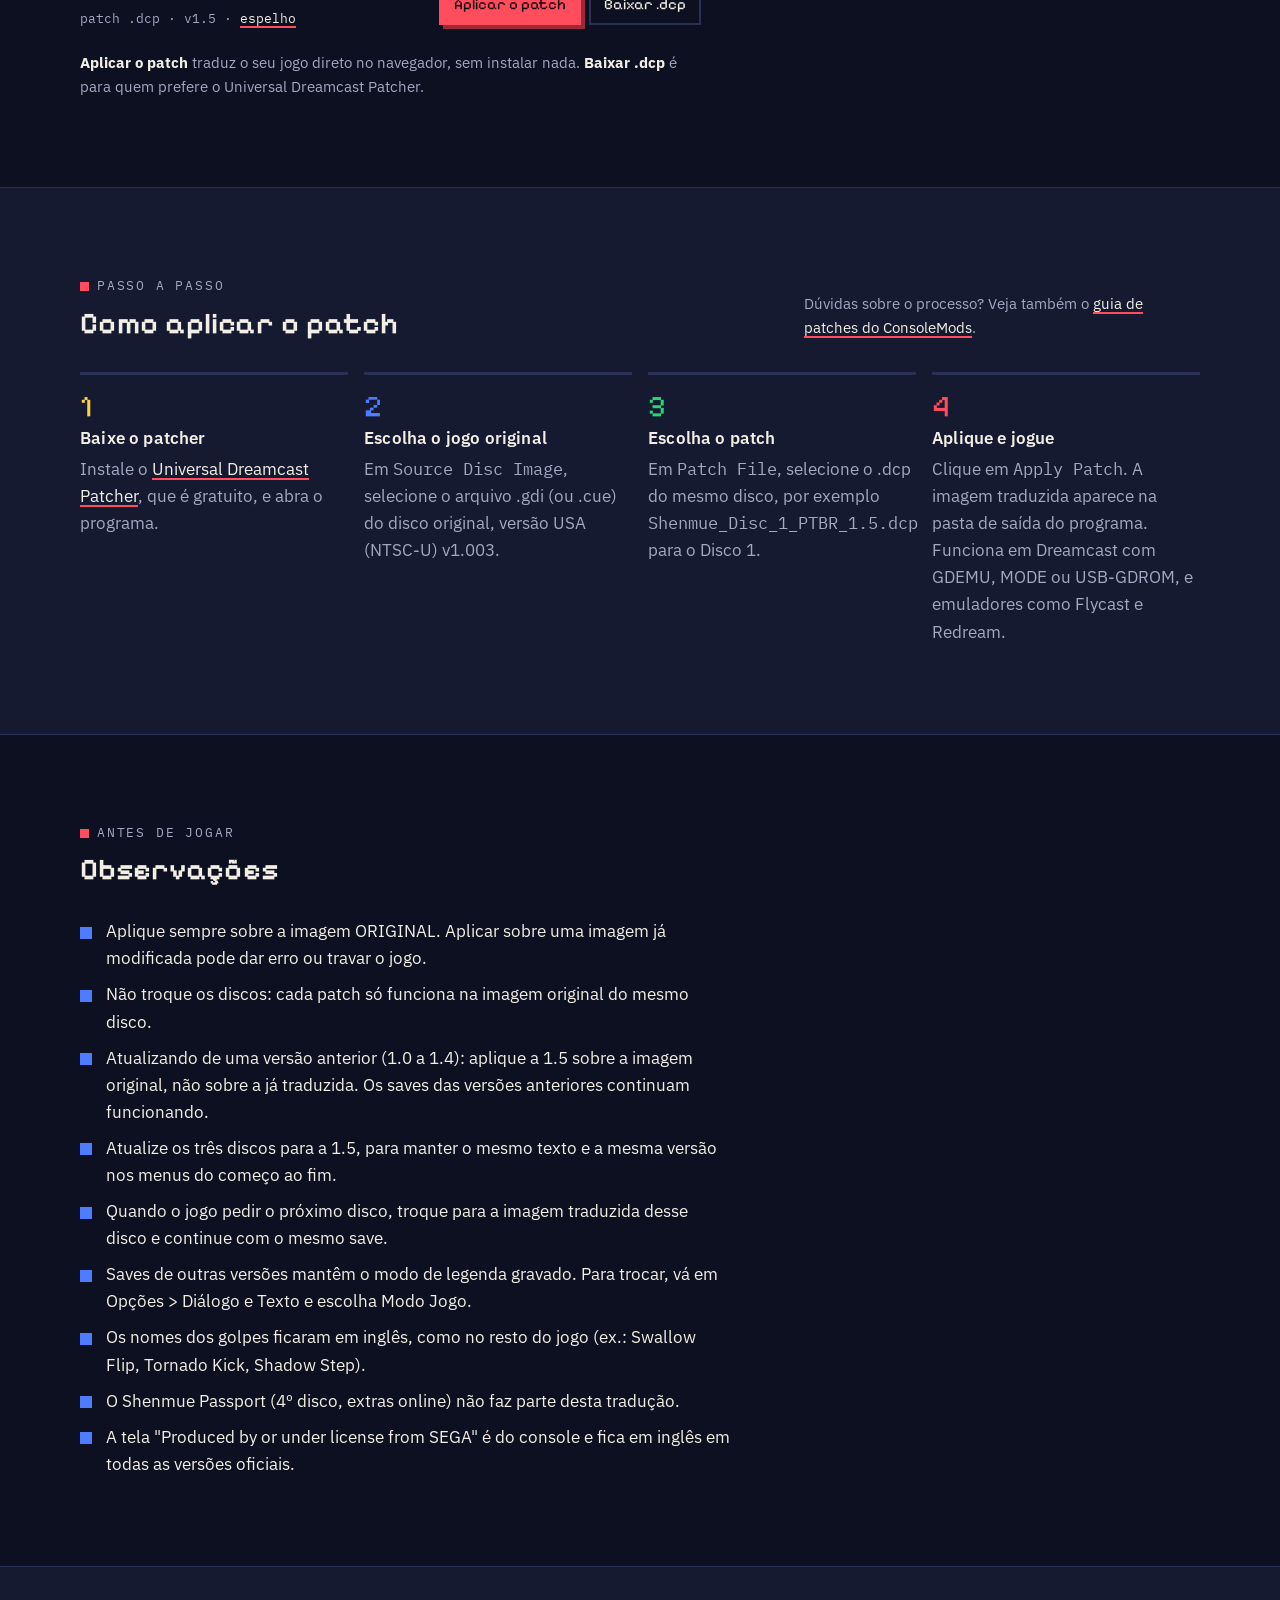
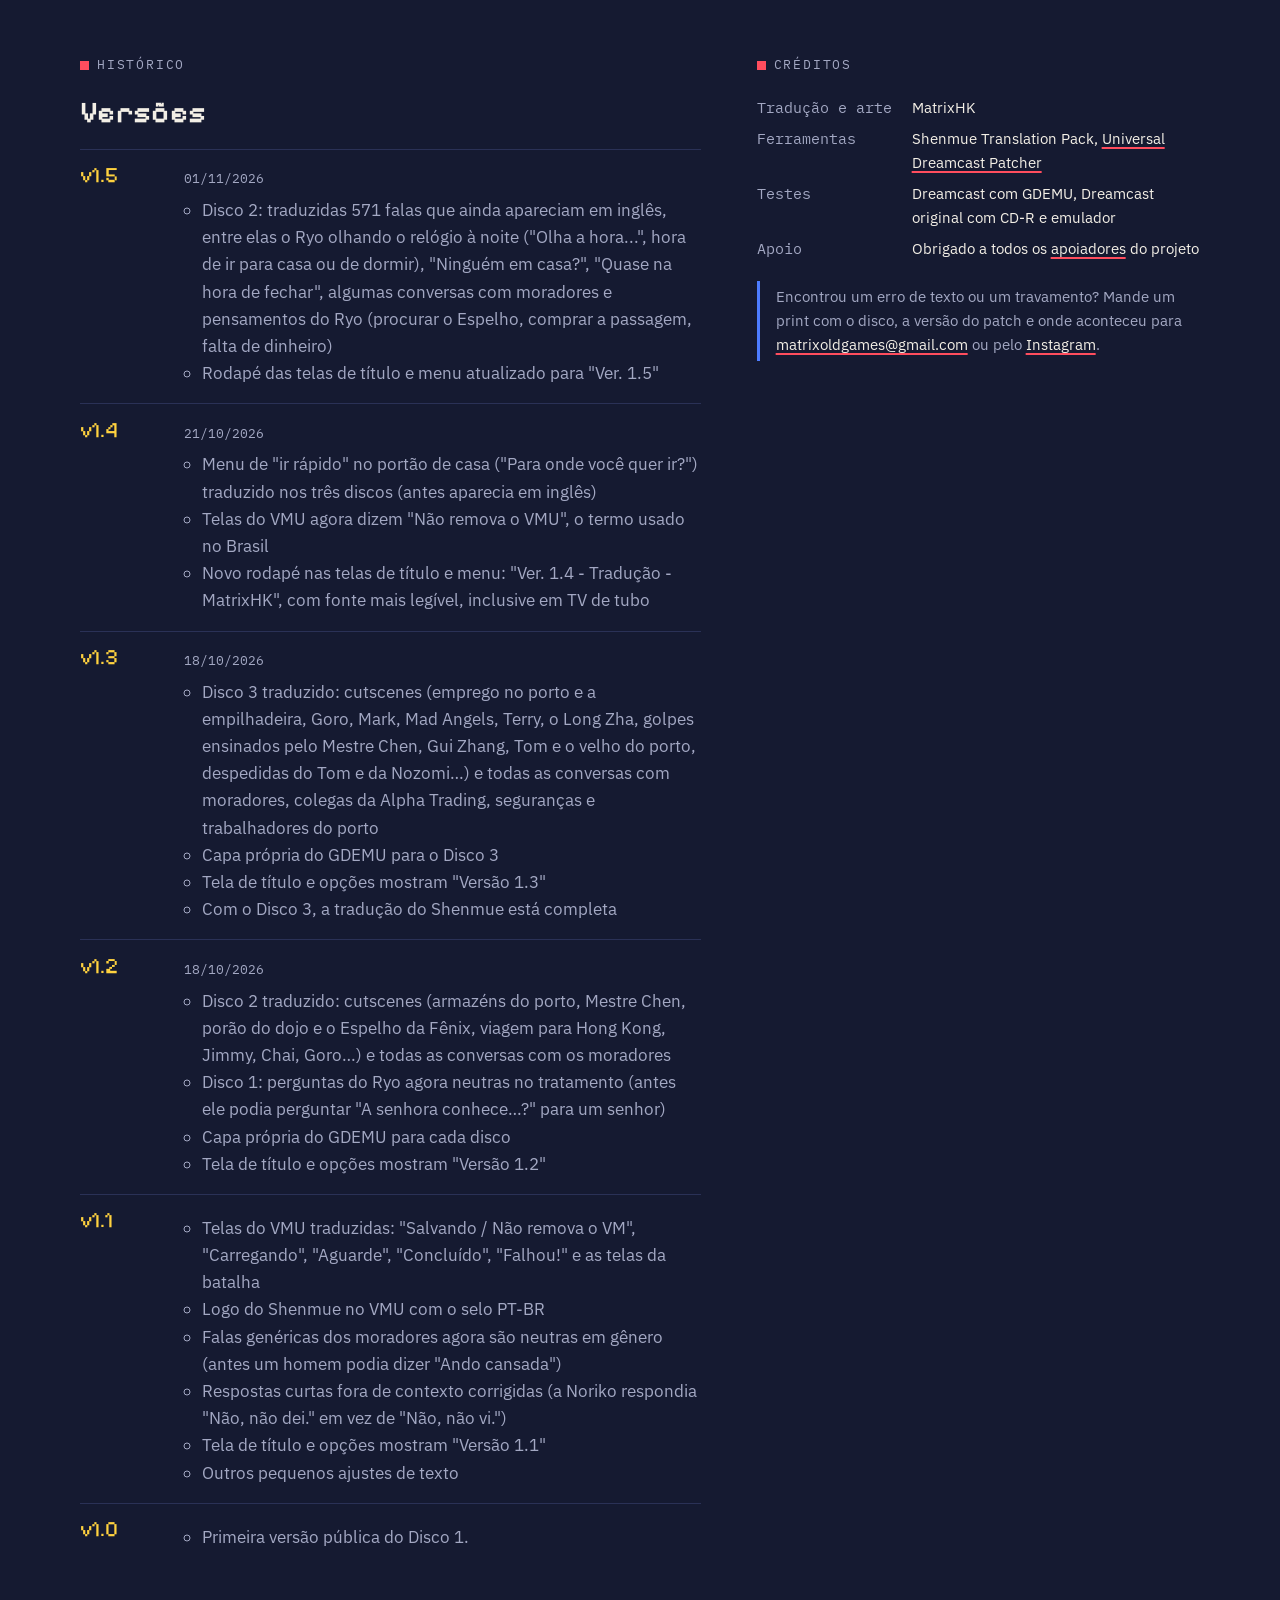
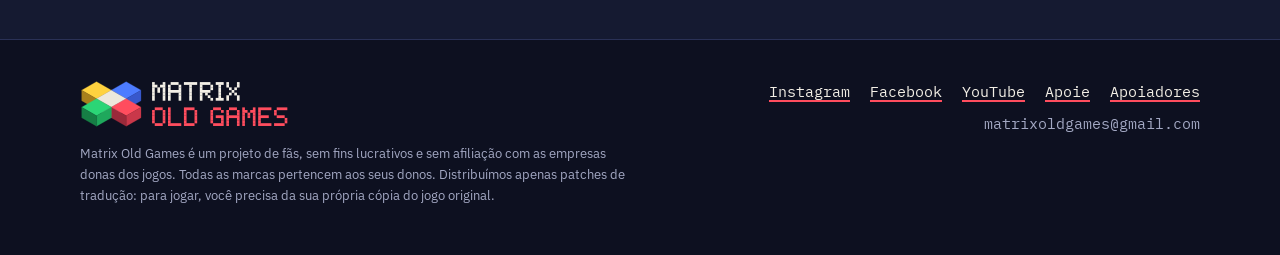
<file: shenmue.html>
<!doctype html>
<html lang="pt-BR">
<head>
<meta charset="utf-8">
<meta name="viewport" content="width=device-width, initial-scale=1, viewport-fit=cover">
<meta name="claude:viewport-fit-sides" content="cover">
<title>Shenmue em Português · Matrix Old Games</title>
<meta name="description" content="Tradução de fãs de Shenmue (Dreamcast) para português do Brasil: status por disco, downloads do patch e como aplicar.">
<meta property="og:title" content="Shenmue em Português · Matrix Old Games">
<meta property="og:description" content="Tradução de fãs de Shenmue (Dreamcast) para português do Brasil: status por disco, downloads do patch e como aplicar.">
<meta property="og:image" content="https://www.matrixoldgames.com.br/assets/mog-avatar.png">
<meta name="theme-color" content="#0D1020">
<link rel="icon" type="image/svg+xml" href="assets/mog-icone.svg">
<link rel="icon" type="image/png" href="assets/favicon-512.png">
<link rel="apple-touch-icon" href="assets/favicon-512.png">
<link rel="preconnect" href="https://fonts.googleapis.com">
<link rel="preconnect" href="https://fonts.gstatic.com" crossorigin>
<link rel="stylesheet" href="https://fonts.googleapis.com/css2?family=IBM+Plex+Mono:wght@400;500&family=IBM+Plex+Sans:ital,wght@0,400;0,600;1,400&family=Pixelify+Sans:wght@500;600&display=swap">
<link rel="stylesheet" href="css/estilo.css">
<script data-goatcounter="https://matrixoldgames.goatcounter.com/count" async src="https://gc.zgo.at/count.js"></script>
</head>
<body data-jogo="shenmue">
<header class="topo"><div class="wrap">
  <a class="marca" href="index.html" aria-label="Matrix Old Games, início"><img src="assets/mog-horizontal-escuro.svg" alt="Matrix Old Games" width="300" height="80"></a>
  <nav class="menu" aria-label="Principal"><a href="index.html">Início</a><a href="traducoes.html">Traduções</a><a href="patcher.html">Patcher</a><a href="sobre.html">Sobre</a><a href="apoie.html" class="menu-apoie">Apoie</a></nav>
</div></header>
<main>

<section class="hero" style="padding-bottom:2.5rem"><div class="wrap duas-col">
  <div class="stack" style="gap:1.25rem">
    <a class="mono muted" href="traducoes.html" style="font-size:var(--s-0);text-decoration:none">← Traduções</a>
    <div class="jogo-meta"><span class="tag tag--plat">Dreamcast</span><span class="tag">1999</span><span class="tag" data-resumo></span></div>
    <h1>Shenmue em <em>português</em></h1>
    <p class="lead">Os 3 discos traduzidos: menus, itens, legendas e diálogos de Yokosuka, 1986, do começo ao fim. Cada tela é refeita respeitando a fonte, o contorno e a sombra do texto original.</p>
    <div class="btns"><a class="btn" href="patcher.html?jogo=shenmue">Traduzir pelo navegador</a><a class="btn btn--ghost" href="#downloads">Baixar o patch</a></div>
  </div>
  <div class="painel"><strong style="font-family:var(--f-display);font-size:var(--s-3)">Ficha</strong><dl class="ficha" data-ficha></dl></div>
</div></section>

<section class="band" data-esconder-vazio="jornada" id="bastidores"><div class="wrap jornada" data-jornada></div></section>

<section class="band band--panel"><div class="wrap">
  <div class="section-head"><div class="stack" style="gap:.6rem"><span class="eyebrow">Progresso</span><h2>Status por disco</h2></div><p class="muted" style="max-width:40ch;font-size:var(--s-1)">Cada disco passa por três etapas antes de ser lançado.</p></div>
  <div class="slots" data-slots></div>
</div></section>

<section class="band" id="antes-e-depois"><div class="wrap">
  <div class="section-head"><div class="stack" style="gap:.6rem"><span class="eyebrow">Antes e depois</span><h2>Veja a tradução no jogo</h2></div><p class="muted" style="max-width:40ch;font-size:var(--s-1)">Toque na tela para alternar entre o original e o PT&#8209;BR.</p></div>
  <div data-prints></div>
</div></section>

<section class="band band--panel"><div class="wrap">
  <div class="section-head"><div class="stack" style="gap:.6rem"><span class="eyebrow">Conteúdo</span><h2>O que já está traduzido</h2></div></div>
  <div class="traduzido" data-traduzido></div>
</div></section>

<section class="band" id="downloads"><div class="wrap duas-col">
  <div class="stack">
    <span class="eyebrow">Downloads</span>
    <h2>Patches de tradução</h2>
    <p class="muted prose">Os arquivos são patches no formato .dcp. Eles não contêm o jogo: você aplica sobre a sua própria imagem do disco, versão <strong style="color:var(--fg)" data-versao-base></strong>, em GDI ou CUE/BIN (Redump), original e sem modificações. Com outra versão do jogo, o patch não funciona.</p>
    <div class="downloads" data-downloads></div>
    <p class="muted" style="font-size:var(--s-1)"><strong style="color:var(--fg)">Aplicar o patch</strong> traduz o seu jogo direto no navegador, sem instalar nada. <strong style="color:var(--fg)">Baixar .dcp</strong> é para quem prefere o Universal Dreamcast Patcher.</p>
  </div>
  <div class="stack">
    <span class="eyebrow">Precisa de ajuda?</span>
    <h3>Antes de baixar</h3>
    <ul class="lista-check lista-obs">
      <li>Confira se a sua imagem é a <strong data-versao-base></strong>, original e sem modificações.</li>
      <li>Atualizando de uma versão anterior? Aplique a nova versão sobre a imagem original, não sobre a já traduzida.</li>
      <li>Use o patch de cada disco na imagem do mesmo disco. O patcher online troca de disco sozinho se você se enganar.</li>
      <li>O Google Drive é um espelho, caso o download principal esteja lento.</li>
    </ul>
  </div>
</div></section>

<section class="band band--panel" id="como-aplicar"><div class="wrap">
  <div class="section-head"><div class="stack" style="gap:.6rem"><span class="eyebrow">Passo a passo</span><h2>Como aplicar o patch</h2></div><p class="muted" style="max-width:44ch;font-size:var(--s-1)">Dúvidas sobre o processo? Veja também o <a data-guia href="#" target="_blank" rel="noopener">guia</a>.</p></div>
  <ol class="passos">
    <li><h3>Baixe o patcher</h3><p class="muted">Instale o <a data-ferramenta href="#" target="_blank" rel="noopener">patcher</a>, que é gratuito, e abra o programa.</p></li>
    <li><h3>Escolha o jogo original</h3><p class="muted">Em <span class="mono">Source Disc Image</span>, selecione o arquivo .gdi (ou .cue) do disco original, versão <span data-versao-base></span>.</p></li>
    <li><h3>Escolha o patch</h3><p class="muted">Em <span class="mono">Patch File</span>, selecione o .dcp do mesmo disco, por exemplo <span class="mono">Shenmue_Disc_1_PTBR_1.5.dcp</span> para o Disco 1.</p></li>
    <li><h3>Aplique e jogue</h3><p class="muted">Clique em <span class="mono">Apply Patch</span>. A imagem traduzida aparece na pasta de saída do programa. Funciona em <span data-compativel></span></p></li>
  </ol>
</div></section>

<section class="band"><div class="wrap">
  <div class="section-head"><div class="stack" style="gap:.6rem"><span class="eyebrow">Antes de jogar</span><h2>Observações</h2></div></div>
  <div class="prose" data-observacoes></div>
</div></section>

<section class="band band--panel"><div class="wrap duas-col">
  <div class="stack">
    <span class="eyebrow">Histórico</span>
    <h2>Versões</h2>
    <ul class="changelog" data-changelog></ul>
  </div>
  <div class="stack">
    <span class="eyebrow">Créditos</span>
    <dl class="ficha">
      <dt>Tradução e arte</dt><dd>MatrixHK</dd>
      <dt>Ferramentas</dt><dd>Shenmue Translation Pack, <a data-ferramenta href="#" target="_blank" rel="noopener">patcher</a></dd>
      <dt>Testes</dt><dd>Dreamcast com GDEMU, Dreamcast original com CD-R e emulador</dd>
      <dt>Apoio</dt><dd>Obrigado a todos os <a href="apoiadores.html">apoiadores</a> do projeto</dd>
    </dl>
    <p class="aviso-legal">Encontrou um erro de texto ou um travamento? Mande um print com o disco, a versão do patch e onde aconteceu para <a data-email href="#"></a> ou pelo <a data-instagram href="#">Instagram</a>.</p>
  </div>
</div></section>

</main>
<footer class="rodape"><div class="wrap">
  <div class="stack" style="gap:1rem">
    <img src="assets/mog-horizontal-escuro.svg" alt="Matrix Old Games" width="210" height="56" style="width:210px;height:auto">
    <p class="aviso">Matrix Old Games é um projeto de fãs, sem fins lucrativos e sem afiliação com as empresas donas dos jogos. Todas as marcas pertencem aos seus donos. Distribuímos apenas patches de tradução: para jogar, você precisa da sua própria cópia do jogo original.</p>
  </div>
  <nav class="rodape-links" aria-label="Contato">
    <a data-instagram href="#" target="_blank" rel="noopener">Instagram</a>
    <a data-facebook href="#" target="_blank" rel="noopener">Facebook</a>
    <a data-youtube href="#" target="_blank" rel="noopener">YouTube</a>
    <a data-discord href="#" target="_blank" rel="noopener">Discord</a>
    <a href="apoie.html">Apoie</a>
    <a href="apoiadores.html">Apoiadores</a>
    <span data-email class="mono"></span>
  </nav>
</div></footer>
<script src="js/lib/qrcode-generator-1.4.4.js"></script>
<script src="js/dados.js"></script>
<script src="js/site.js"></script>
</body>
</html>
</file>
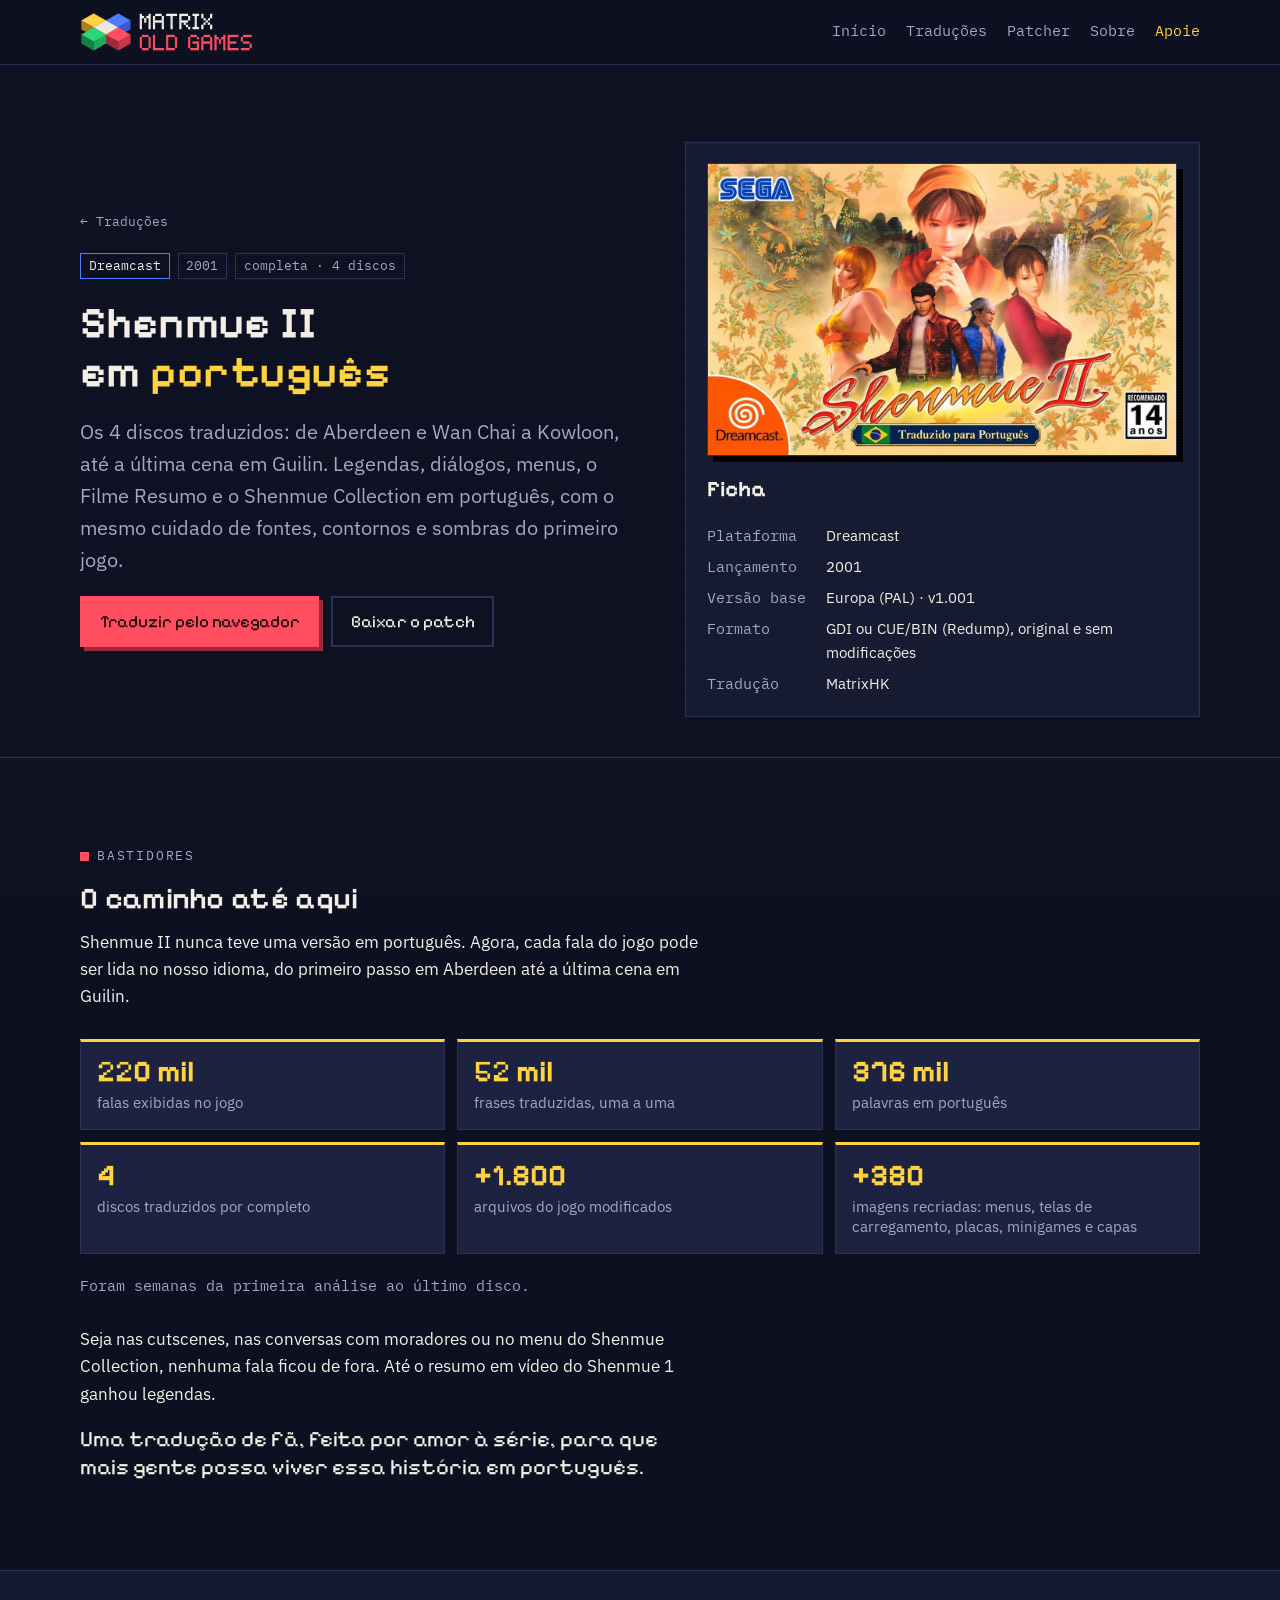
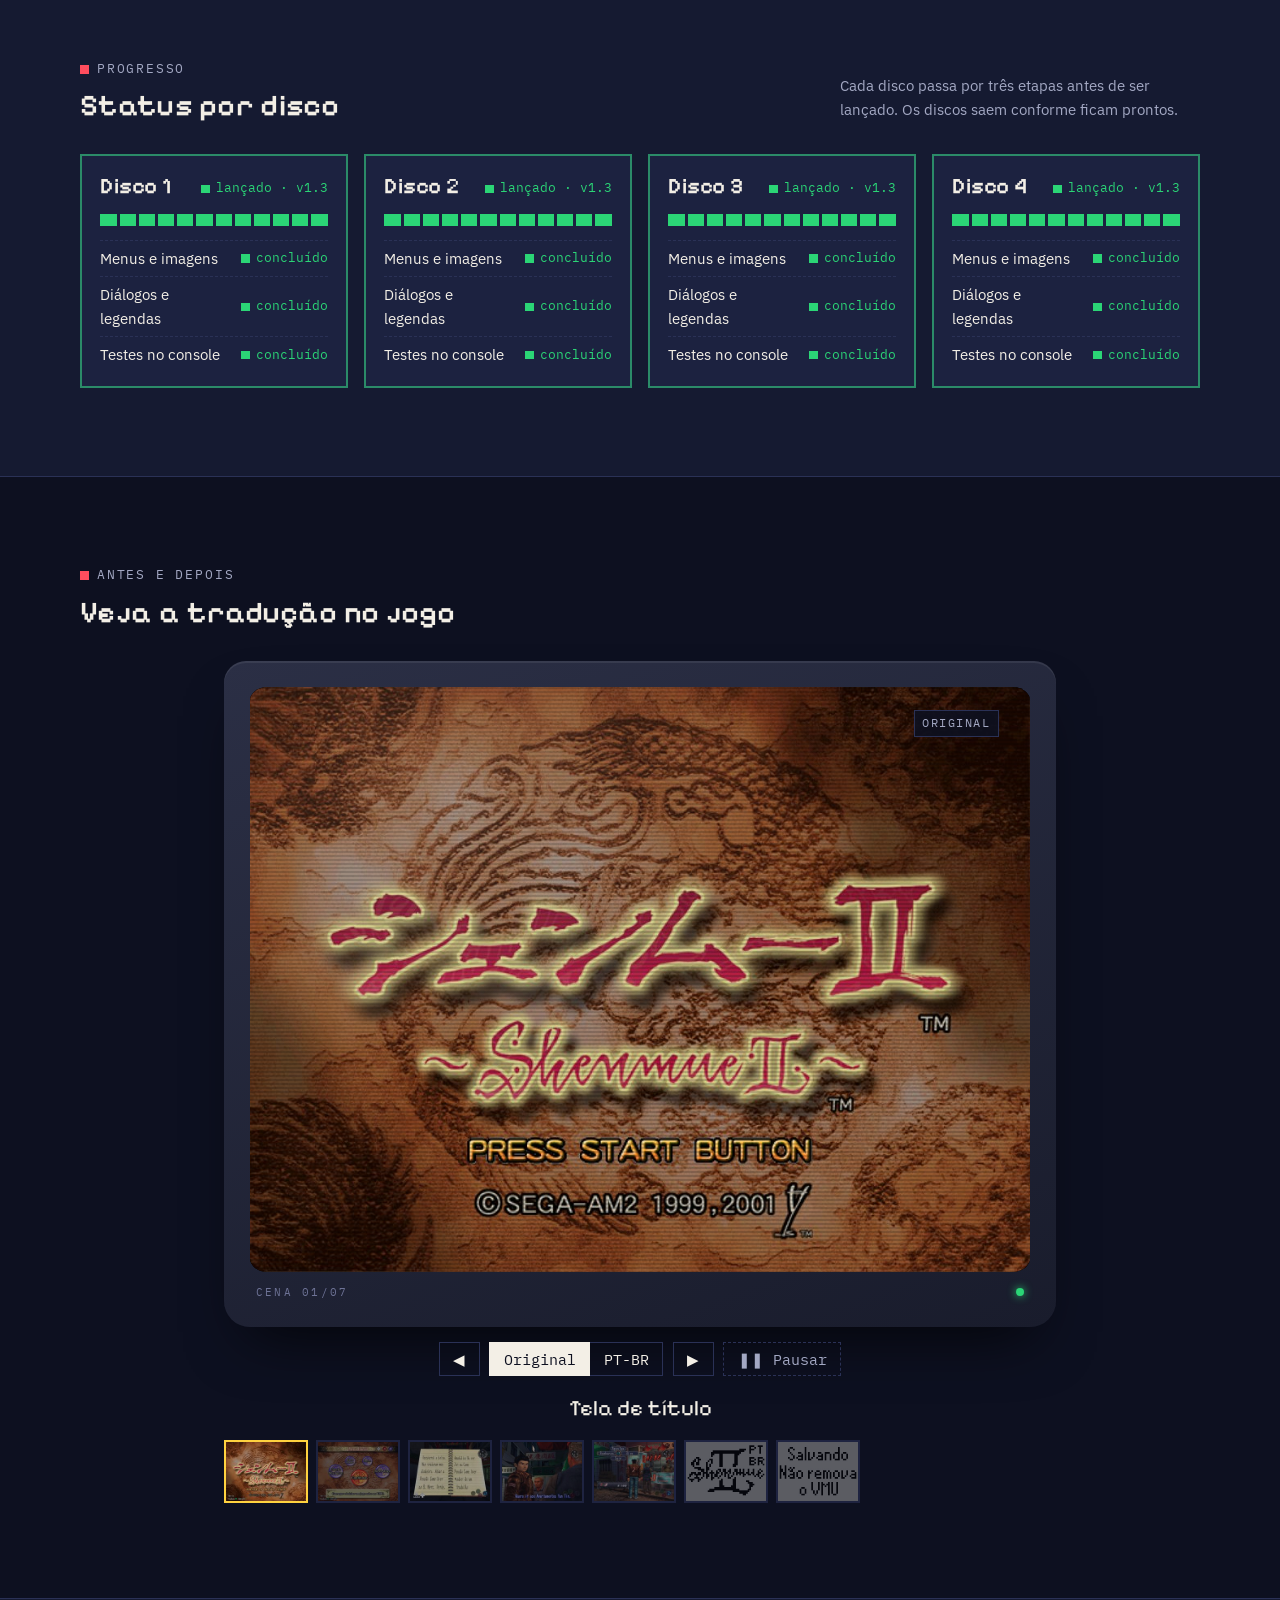
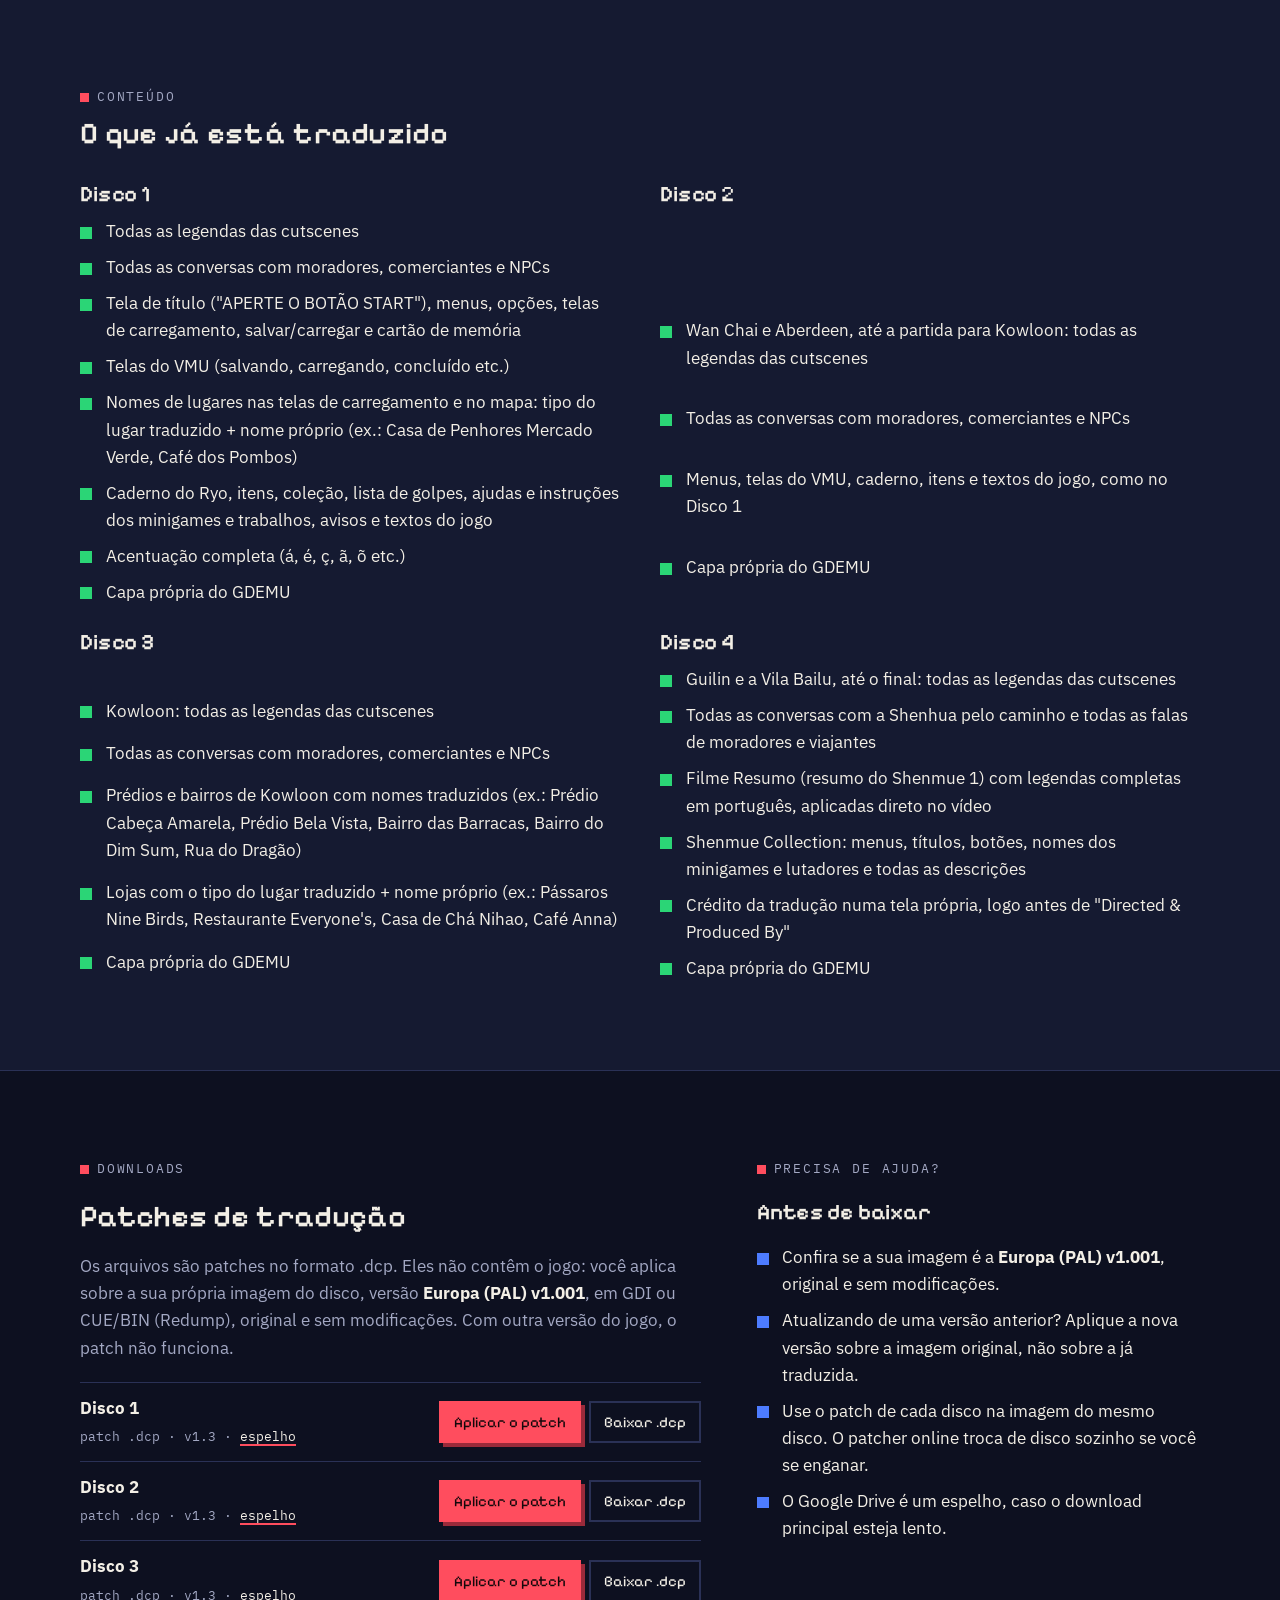
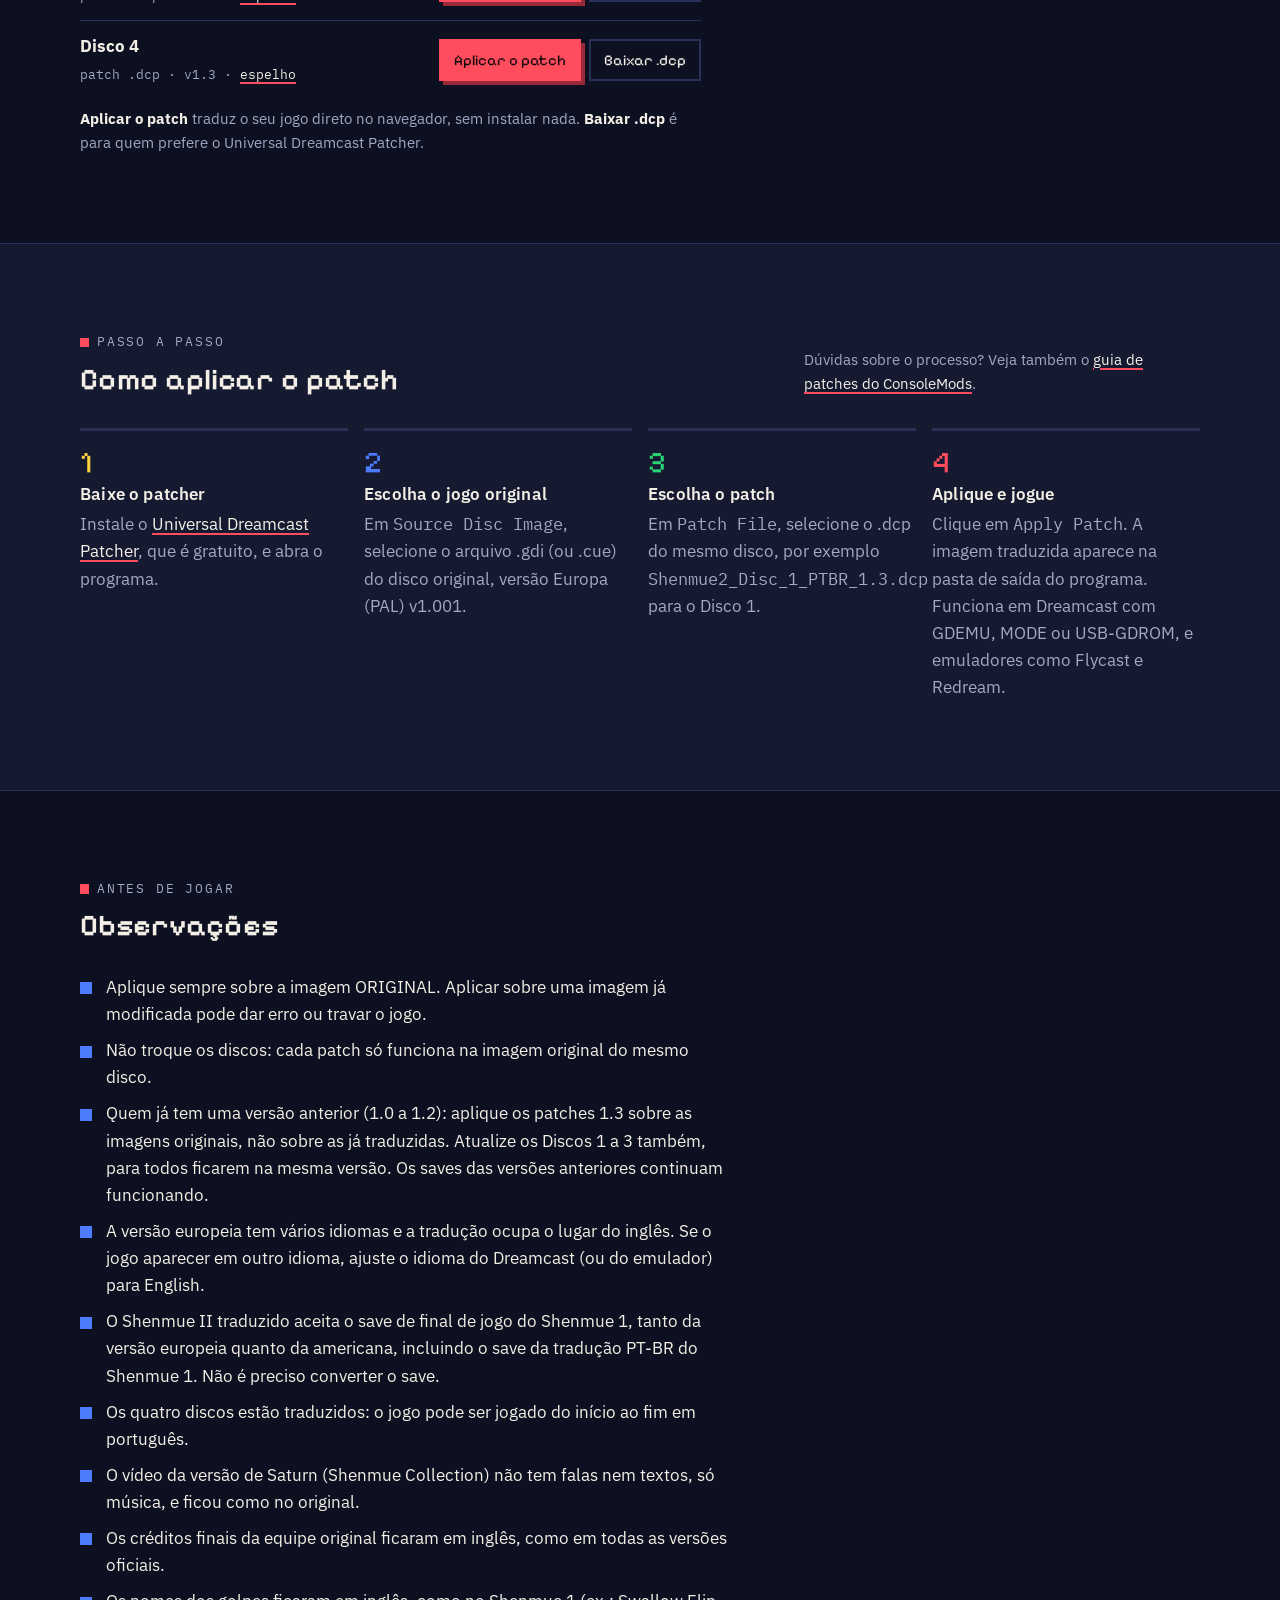
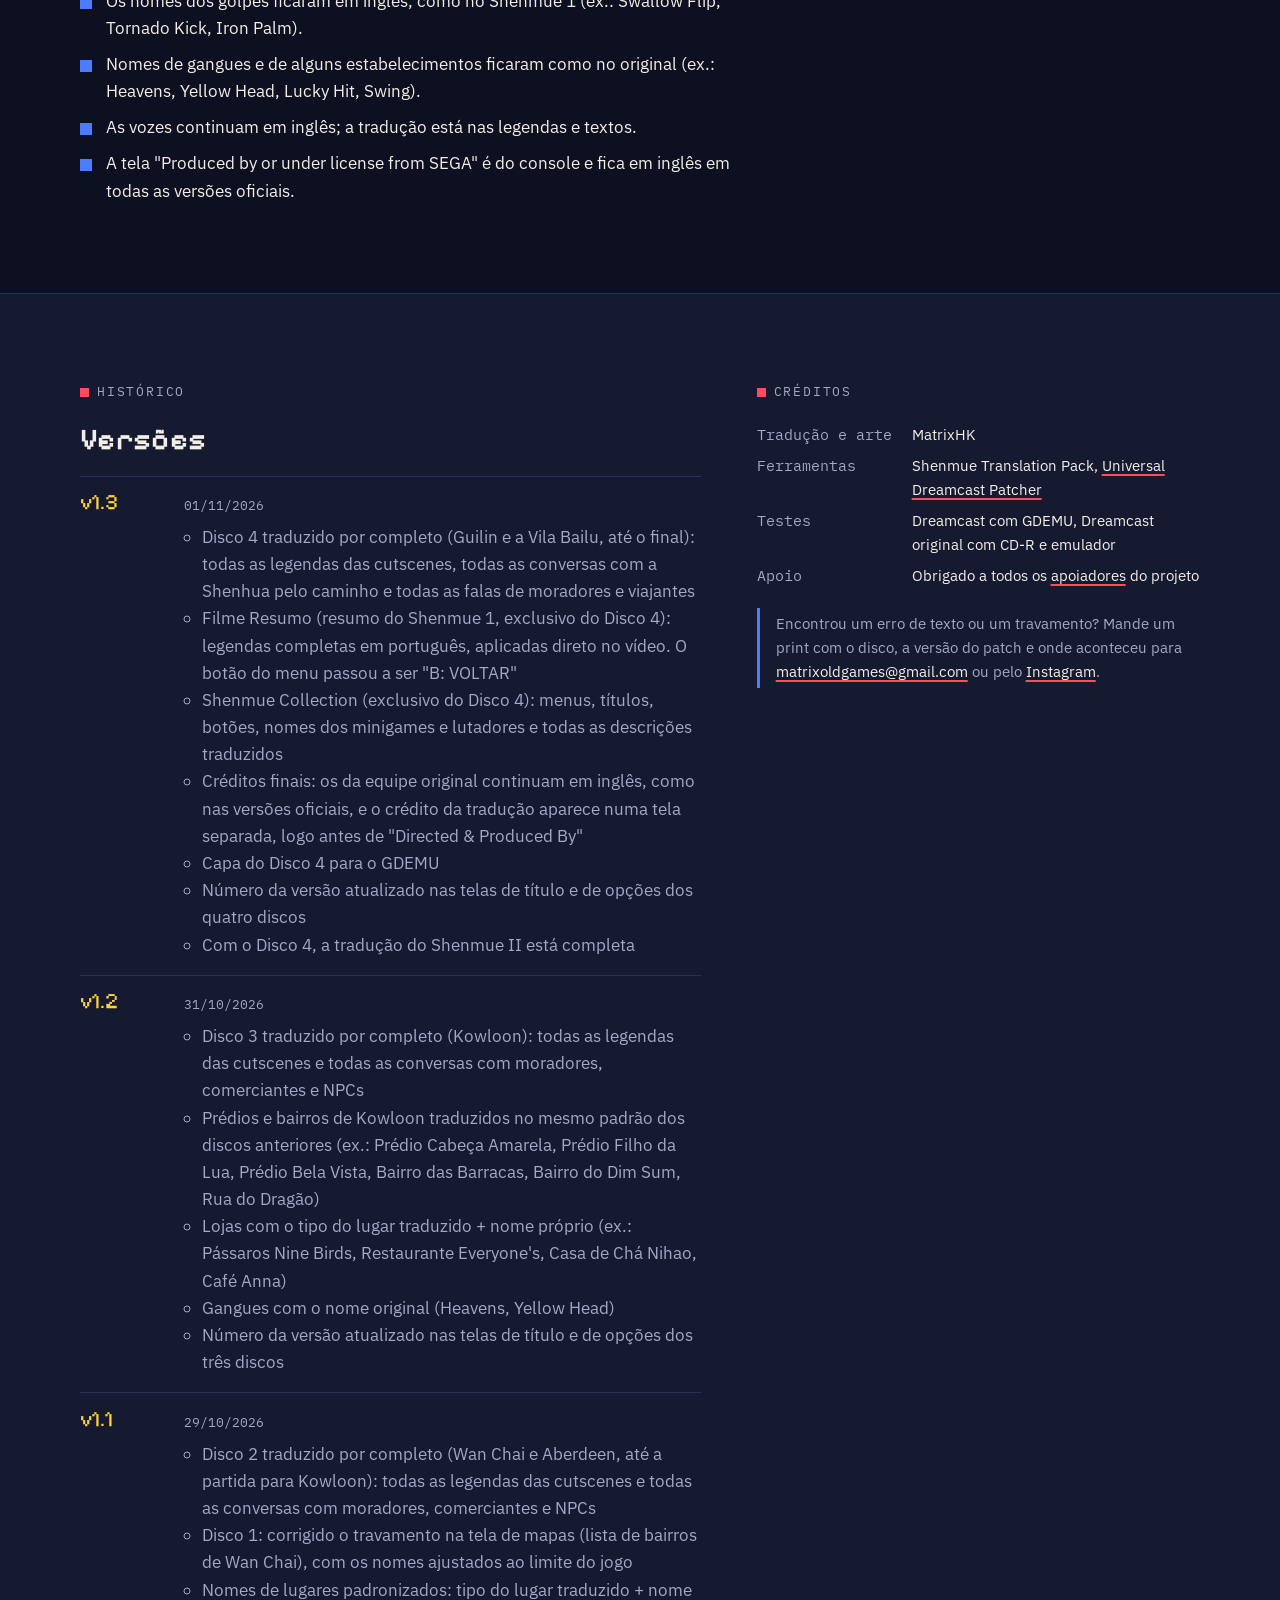
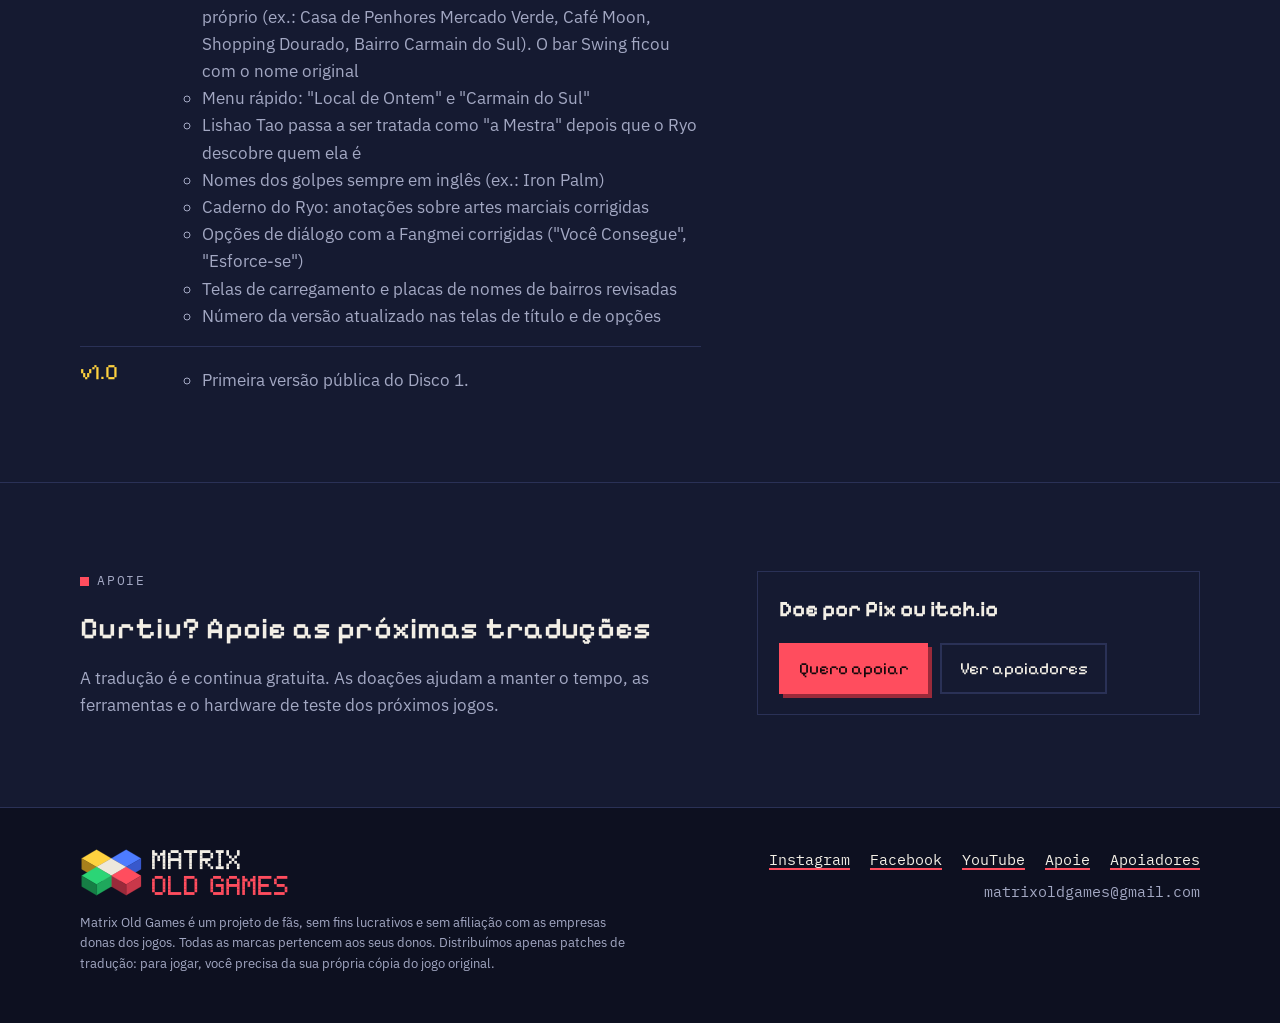
<file: shenmue2.html>
<!doctype html>
<html lang="pt-BR">
<head>
<meta charset="utf-8">
<meta name="viewport" content="width=device-width, initial-scale=1, viewport-fit=cover">
<meta name="claude:viewport-fit-sides" content="cover">
<title>Shenmue II em Português · Matrix Old Games</title>
<meta name="description" content="Tradução de fãs de Shenmue II (Dreamcast) para português do Brasil: tradução completa dos 4 discos, downloads do patch e como aplicar.">
<meta property="og:title" content="Shenmue II em Português · Matrix Old Games">
<meta property="og:description" content="Tradução de fãs de Shenmue II (Dreamcast) para português do Brasil: tradução completa dos 4 discos, downloads do patch e como aplicar.">
<meta property="og:image" content="https://www.matrixoldgames.com.br/assets/mog-avatar.png">
<meta name="theme-color" content="#0D1020">
<link rel="icon" type="image/svg+xml" href="assets/mog-icone.svg">
<link rel="icon" type="image/png" href="assets/favicon-512.png">
<link rel="apple-touch-icon" href="assets/favicon-512.png">
<link rel="preconnect" href="https://fonts.googleapis.com">
<link rel="preconnect" href="https://fonts.gstatic.com" crossorigin>
<link rel="stylesheet" href="https://fonts.googleapis.com/css2?family=IBM+Plex+Mono:wght@400;500&family=IBM+Plex+Sans:ital,wght@0,400;0,600;1,400&family=Pixelify+Sans:wght@500;600&display=swap">
<link rel="stylesheet" href="css/estilo.css">
<script data-goatcounter="https://matrixoldgames.goatcounter.com/count" async src="https://gc.zgo.at/count.js"></script>
</head>
<body data-jogo="shenmue2">
<header class="topo"><div class="wrap">
  <a class="marca" href="index.html" aria-label="Matrix Old Games, início"><img src="assets/mog-horizontal-escuro.svg" alt="Matrix Old Games" width="300" height="80"></a>
  <nav class="menu" aria-label="Principal"><a href="index.html">Início</a><a href="traducoes.html">Traduções</a><a href="patcher.html">Patcher</a><a href="sobre.html">Sobre</a><a href="apoie.html" class="menu-apoie">Apoie</a></nav>
</div></header>
<main>

<section class="hero" style="padding-bottom:2.5rem"><div class="wrap duas-col">
  <div class="stack" style="gap:1.25rem">
    <a class="mono muted" href="traducoes.html" style="font-size:var(--s-0);text-decoration:none">← Traduções</a>
    <div class="jogo-meta"><span class="tag tag--plat">Dreamcast</span><span class="tag">2001</span><span class="tag" data-resumo></span></div>
    <h1>Shenmue II em <em>português</em></h1>
    <p class="lead">Os 4 discos traduzidos: de Aberdeen e Wan Chai a Kowloon, até a última cena em Guilin. Legendas, diálogos, menus, o Filme Resumo e o Shenmue Collection em português, com o mesmo cuidado de fontes, contornos e sombras do primeiro jogo.</p>
    <div class="btns"><a class="btn" href="patcher.html?jogo=shenmue2">Traduzir pelo navegador</a><a class="btn btn--ghost" href="#downloads">Baixar o patch</a></div>
  </div>
  <div class="painel"><strong style="font-family:var(--f-display);font-size:var(--s-3)">Ficha</strong><dl class="ficha" data-ficha></dl></div>
</div></section>

<section class="band" data-esconder-vazio="jornada" id="bastidores"><div class="wrap jornada" data-jornada></div></section>

<section class="band band--panel"><div class="wrap">
  <div class="section-head"><div class="stack" style="gap:.6rem"><span class="eyebrow">Progresso</span><h2>Status por disco</h2></div><p class="muted" style="max-width:40ch;font-size:var(--s-1)">Cada disco passa por três etapas antes de ser lançado. Os discos saem conforme ficam prontos.</p></div>
  <div class="slots" data-slots></div>
</div></section>

<section class="band" data-esconder-vazio="prints"><div class="wrap">
  <div class="section-head"><div class="stack" style="gap:.6rem"><span class="eyebrow">Antes e depois</span><h2>Veja a tradução no jogo</h2></div></div>
  <div data-prints></div>
</div></section>

<section class="band band--panel"><div class="wrap">
  <div class="section-head"><div class="stack" style="gap:.6rem"><span class="eyebrow">Conteúdo</span><h2>O que já está traduzido</h2></div></div>
  <div class="traduzido" data-traduzido></div>
</div></section>

<section class="band" id="downloads"><div class="wrap duas-col">
  <div class="stack">
    <span class="eyebrow">Downloads</span>
    <h2>Patches de tradução</h2>
    <p class="muted prose">Os arquivos são patches no formato .dcp. Eles não contêm o jogo: você aplica sobre a sua própria imagem do disco, versão <strong style="color:var(--fg)" data-versao-base></strong>, em GDI ou CUE/BIN (Redump), original e sem modificações. Com outra versão do jogo, o patch não funciona.</p>
    <div class="downloads" data-downloads></div>
    <p class="muted" style="font-size:var(--s-1)"><strong style="color:var(--fg)">Aplicar o patch</strong> traduz o seu jogo direto no navegador, sem instalar nada. <strong style="color:var(--fg)">Baixar .dcp</strong> é para quem prefere o Universal Dreamcast Patcher.</p>
  </div>
  <div class="stack">
    <span class="eyebrow">Precisa de ajuda?</span>
    <h3>Antes de baixar</h3>
    <ul class="lista-check lista-obs">
      <li>Confira se a sua imagem é a <strong data-versao-base></strong>, original e sem modificações.</li>
      <li>Atualizando de uma versão anterior? Aplique a nova versão sobre a imagem original, não sobre a já traduzida.</li>
      <li>Use o patch de cada disco na imagem do mesmo disco. O patcher online troca de disco sozinho se você se enganar.</li>
      <li>O Google Drive é um espelho, caso o download principal esteja lento.</li>
    </ul>
  </div>
</div></section>

<section class="band band--panel" id="como-aplicar"><div class="wrap">
  <div class="section-head"><div class="stack" style="gap:.6rem"><span class="eyebrow">Passo a passo</span><h2>Como aplicar o patch</h2></div><p class="muted" style="max-width:44ch;font-size:var(--s-1)">Dúvidas sobre o processo? Veja também o <a data-guia href="#" target="_blank" rel="noopener">guia</a>.</p></div>
  <ol class="passos">
    <li><h3>Baixe o patcher</h3><p class="muted">Instale o <a data-ferramenta href="#" target="_blank" rel="noopener">patcher</a>, que é gratuito, e abra o programa.</p></li>
    <li><h3>Escolha o jogo original</h3><p class="muted">Em <span class="mono">Source Disc Image</span>, selecione o arquivo .gdi (ou .cue) do disco original, versão <span data-versao-base></span>.</p></li>
    <li><h3>Escolha o patch</h3><p class="muted">Em <span class="mono">Patch File</span>, selecione o .dcp do mesmo disco, por exemplo <span class="mono">Shenmue2_Disc_1_PTBR_1.3.dcp</span> para o Disco 1.</p></li>
    <li><h3>Aplique e jogue</h3><p class="muted">Clique em <span class="mono">Apply Patch</span>. A imagem traduzida aparece na pasta de saída do programa. Funciona em <span data-compativel></span></p></li>
  </ol>
</div></section>

<section class="band"><div class="wrap">
  <div class="section-head"><div class="stack" style="gap:.6rem"><span class="eyebrow">Antes de jogar</span><h2>Observações</h2></div></div>
  <div class="prose" data-observacoes></div>
</div></section>

<section class="band band--panel"><div class="wrap duas-col">
  <div class="stack">
    <span class="eyebrow">Histórico</span>
    <h2>Versões</h2>
    <ul class="changelog" data-changelog></ul>
  </div>
  <div class="stack">
    <span class="eyebrow">Créditos</span>
    <dl class="ficha">
      <dt>Tradução e arte</dt><dd>MatrixHK</dd>
      <dt>Ferramentas</dt><dd>Shenmue Translation Pack, <a data-ferramenta href="#" target="_blank" rel="noopener">patcher</a></dd>
      <dt>Testes</dt><dd>Dreamcast com GDEMU, Dreamcast original com CD-R e emulador</dd>
      <dt>Apoio</dt><dd>Obrigado a todos os <a href="apoiadores.html">apoiadores</a> do projeto</dd>
    </dl>
    <p class="aviso-legal">Encontrou um erro de texto ou um travamento? Mande um print com o disco, a versão do patch e onde aconteceu para <a data-email href="#"></a> ou pelo <a data-instagram href="#">Instagram</a>.</p>
  </div>
</div></section>

<section class="band band--panel"><div class="wrap duas-col">
  <div class="stack">
    <span class="eyebrow">Apoie</span>
    <h2>Curtiu? Apoie as próximas traduções</h2>
    <p class="muted prose">A tradução é e continua gratuita. As doações ajudam a manter o tempo, as ferramentas e o hardware de teste dos próximos jogos.</p>
  </div>
  <div class="painel"><strong style="font-family:var(--f-display);font-size:var(--s-3)">Doe por Pix ou itch.io</strong><div class="btns"><a class="btn" href="apoie.html">Quero apoiar</a><a class="btn btn--ghost" href="apoiadores.html">Ver apoiadores</a></div></div>
</div></section>

</main>
<footer class="rodape"><div class="wrap">
  <div class="stack" style="gap:1rem">
    <img src="assets/mog-horizontal-escuro.svg" alt="Matrix Old Games" width="210" height="56" style="width:210px;height:auto">
    <p class="aviso">Matrix Old Games é um projeto de fãs, sem fins lucrativos e sem afiliação com as empresas donas dos jogos. Todas as marcas pertencem aos seus donos. Distribuímos apenas patches de tradução: para jogar, você precisa da sua própria cópia do jogo original.</p>
  </div>
  <nav class="rodape-links" aria-label="Contato">
    <a data-instagram href="#" target="_blank" rel="noopener">Instagram</a>
    <a data-facebook href="#" target="_blank" rel="noopener">Facebook</a>
    <a data-youtube href="#" target="_blank" rel="noopener">YouTube</a>
    <a data-discord href="#" target="_blank" rel="noopener">Discord</a>
    <a href="apoie.html">Apoie</a>
    <a href="apoiadores.html">Apoiadores</a>
    <span data-email class="mono"></span>
  </nav>
</div></footer>
<script src="js/lib/qrcode-generator-1.4.4.js"></script>
<script src="js/dados.js"></script>
<script src="js/site.js"></script>
</body>
</html>
</file>
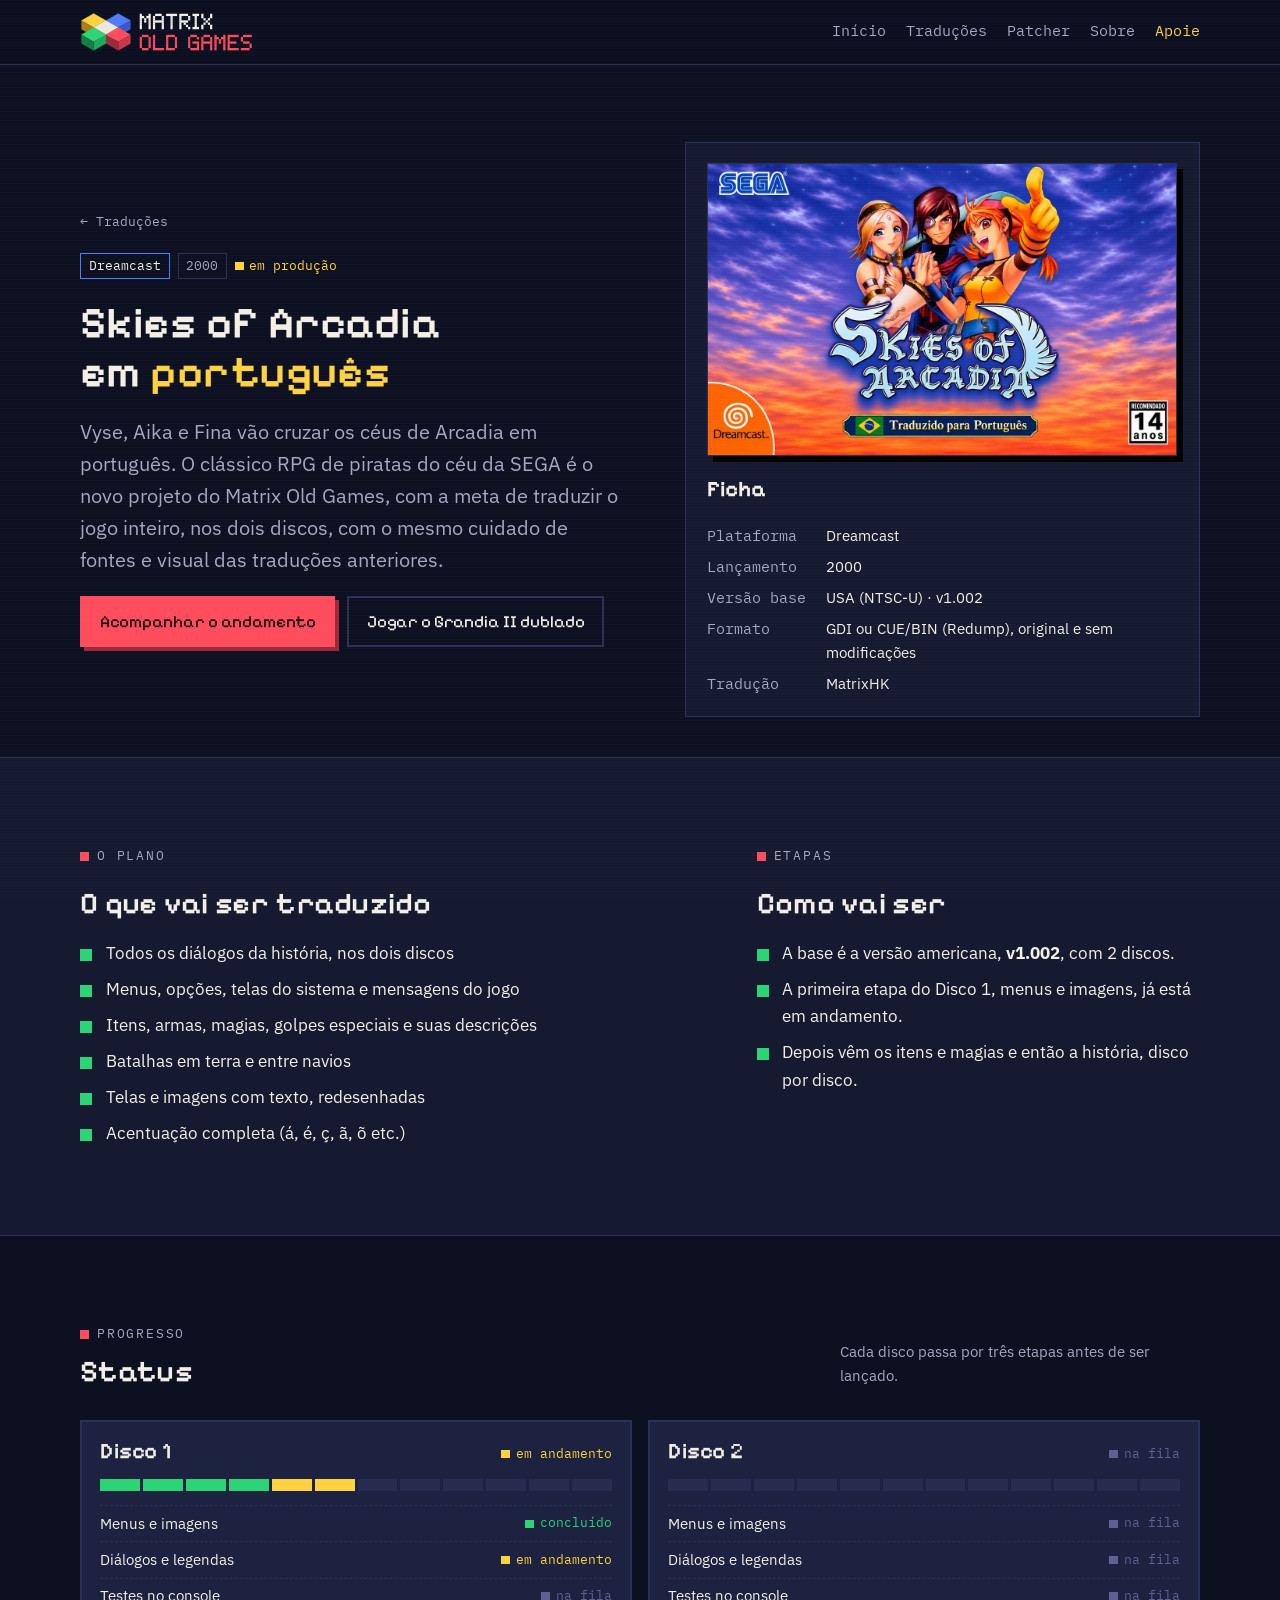
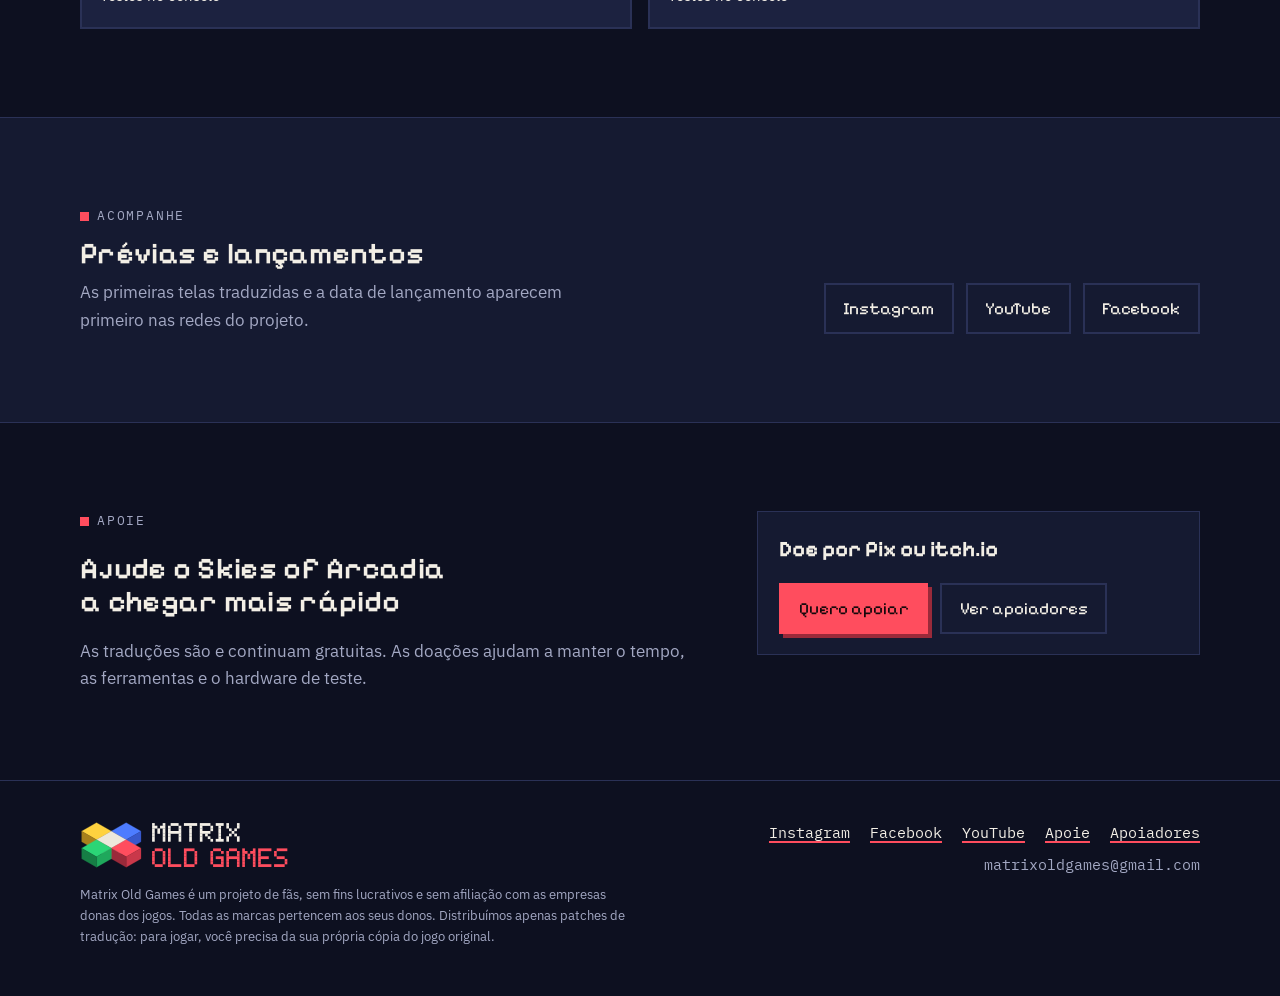
<file: skies.html>
<!doctype html>
<html lang="pt-BR">
<head>
<meta charset="utf-8">
<meta name="viewport" content="width=device-width, initial-scale=1, viewport-fit=cover">
<meta name="claude:viewport-fit-sides" content="cover">
<title>Skies of Arcadia em Português · Matrix Old Games</title>
<meta name="description" content="Tradução de fãs de Skies of Arcadia (Dreamcast) para português do Brasil, em produção: veja o que vai ser traduzido e acompanhe.">
<meta property="og:title" content="Skies of Arcadia em Português · Matrix Old Games">
<meta property="og:description" content="Tradução de fãs de Skies of Arcadia (Dreamcast) para português do Brasil, em produção: veja o que vai ser traduzido e acompanhe.">
<meta property="og:image" content="https://www.matrixoldgames.com.br/assets/mog-avatar.png">
<meta name="theme-color" content="#0D1020">
<link rel="icon" type="image/svg+xml" href="assets/mog-icone.svg">
<link rel="icon" type="image/png" href="assets/favicon-512.png">
<link rel="apple-touch-icon" href="assets/favicon-512.png">
<link rel="preconnect" href="https://fonts.googleapis.com">
<link rel="preconnect" href="https://fonts.gstatic.com" crossorigin>
<link rel="stylesheet" href="https://fonts.googleapis.com/css2?family=IBM+Plex+Mono:wght@400;500&family=IBM+Plex+Sans:ital,wght@0,400;0,600;1,400&family=Pixelify+Sans:wght@500;600&display=swap">
<link rel="stylesheet" href="css/estilo.css">
<script data-goatcounter="https://matrixoldgames.goatcounter.com/count" async src="https://gc.zgo.at/count.js"></script>
</head>
<body data-jogo="skies">
<header class="topo"><div class="wrap">
  <a class="marca" href="index.html" aria-label="Matrix Old Games, início"><img src="assets/mog-horizontal-escuro.svg" alt="Matrix Old Games" width="300" height="80"></a>
  <nav class="menu" aria-label="Principal"><a href="index.html">Início</a><a href="traducoes.html">Traduções</a><a href="patcher.html">Patcher</a><a href="sobre.html">Sobre</a><a href="apoie.html" class="menu-apoie">Apoie</a></nav>
</div></header>
<main>

<section class="hero" style="padding-bottom:2.5rem"><div class="wrap duas-col">
  <div class="stack" style="gap:1.25rem">
    <a class="mono muted" href="traducoes.html" style="font-size:var(--s-0);text-decoration:none">← Traduções</a>
    <div class="jogo-meta"><span class="tag tag--plat">Dreamcast</span><span class="tag">2000</span><span class="estado estado--andamento">em produção</span></div>
    <h1>Skies of Arcadia em <em>português</em></h1>
    <p class="lead">Vyse, Aika e Fina vão cruzar os céus de Arcadia em português. O clássico RPG de piratas do céu da SEGA é o novo projeto do Matrix Old Games, com a meta de traduzir o jogo inteiro, nos dois discos, com o mesmo cuidado de fontes e visual das traduções anteriores.</p>
    <div class="btns"><a class="btn" href="#acompanhe">Acompanhar o andamento</a><a class="btn btn--ghost" href="grandia2.html">Jogar o Grandia II dublado</a></div>
  </div>
  <div class="painel"><strong style="font-family:var(--f-display);font-size:var(--s-3)">Ficha</strong><dl class="ficha" data-ficha></dl></div>
</div></section>

<section class="band band--panel"><div class="wrap duas-col">
  <div class="stack">
    <span class="eyebrow">O plano</span>
    <h2>O que vai ser traduzido</h2>
    <ul class="lista-check">
      <li>Todos os diálogos da história, nos dois discos</li>
      <li>Menus, opções, telas do sistema e mensagens do jogo</li>
      <li>Itens, armas, magias, golpes especiais e suas descrições</li>
      <li>Batalhas em terra e entre navios</li>
      <li>Telas e imagens com texto, redesenhadas</li>
      <li>Acentuação completa (á, é, ç, ã, õ etc.)</li>
    </ul>
  </div>
  <div class="stack">
    <span class="eyebrow">Etapas</span>
    <h2>Como vai ser</h2>
    <ul class="lista-check">
      <li>A base é a versão americana, <strong>v1.002</strong>, com 2 discos.</li>
      <li>A primeira etapa do Disco 1, menus e imagens, já está em andamento.</li>
      <li>Depois vêm os itens e magias e então a história, disco por disco.</li>
    </ul>
  </div>
</div></section>

<section class="band"><div class="wrap">
  <div class="section-head"><div class="stack" style="gap:.6rem"><span class="eyebrow">Progresso</span><h2>Status</h2></div><p class="muted" style="max-width:40ch;font-size:var(--s-1)">Cada disco passa por três etapas antes de ser lançado.</p></div>
  <div class="slots" data-slots></div>
</div></section>

<section class="band band--panel" id="acompanhe"><div class="wrap section-head" style="margin-bottom:0">
  <div class="stack" style="gap:.6rem"><span class="eyebrow">Acompanhe</span><h2>Prévias e lançamentos</h2>
  <p class="muted" style="max-width:52ch">As primeiras telas traduzidas e a data de lançamento aparecem primeiro nas redes do projeto.</p></div>
  <div class="btns">
    <a class="btn btn--ghost" data-instagram href="#" target="_blank" rel="noopener">Instagram</a>
    <a class="btn btn--ghost" data-youtube href="#" target="_blank" rel="noopener">YouTube</a>
    <a class="btn btn--ghost" data-facebook href="#" target="_blank" rel="noopener">Facebook</a>
  </div>
</div></section>

<section class="band"><div class="wrap duas-col">
  <div class="stack">
    <span class="eyebrow">Apoie</span>
    <h2>Ajude o Skies of Arcadia a chegar mais rápido</h2>
    <p class="muted prose">As traduções são e continuam gratuitas. As doações ajudam a manter o tempo, as ferramentas e o hardware de teste.</p>
  </div>
  <div class="painel"><strong style="font-family:var(--f-display);font-size:var(--s-3)">Doe por Pix ou itch.io</strong><div class="btns"><a class="btn" href="apoie.html">Quero apoiar</a><a class="btn btn--ghost" href="apoiadores.html">Ver apoiadores</a></div></div>
</div></section>

</main>
<footer class="rodape"><div class="wrap">
  <div class="stack" style="gap:1rem">
    <img src="assets/mog-horizontal-escuro.svg" alt="Matrix Old Games" width="210" height="56" style="width:210px;height:auto">
    <p class="aviso">Matrix Old Games é um projeto de fãs, sem fins lucrativos e sem afiliação com as empresas donas dos jogos. Todas as marcas pertencem aos seus donos. Distribuímos apenas patches de tradução: para jogar, você precisa da sua própria cópia do jogo original.</p>
  </div>
  <nav class="rodape-links" aria-label="Contato">
    <a data-instagram href="#" target="_blank" rel="noopener">Instagram</a>
    <a data-facebook href="#" target="_blank" rel="noopener">Facebook</a>
    <a data-youtube href="#" target="_blank" rel="noopener">YouTube</a>
    <a data-discord href="#" target="_blank" rel="noopener">Discord</a>
    <a href="apoie.html">Apoie</a>
    <a href="apoiadores.html">Apoiadores</a>
    <span data-email class="mono"></span>
  </nav>
</div></footer>
<script src="js/lib/qrcode-generator-1.4.4.js"></script>
<script src="js/dados.js"></script>
<script src="js/site.js"></script>
</body>
</html>
</file>
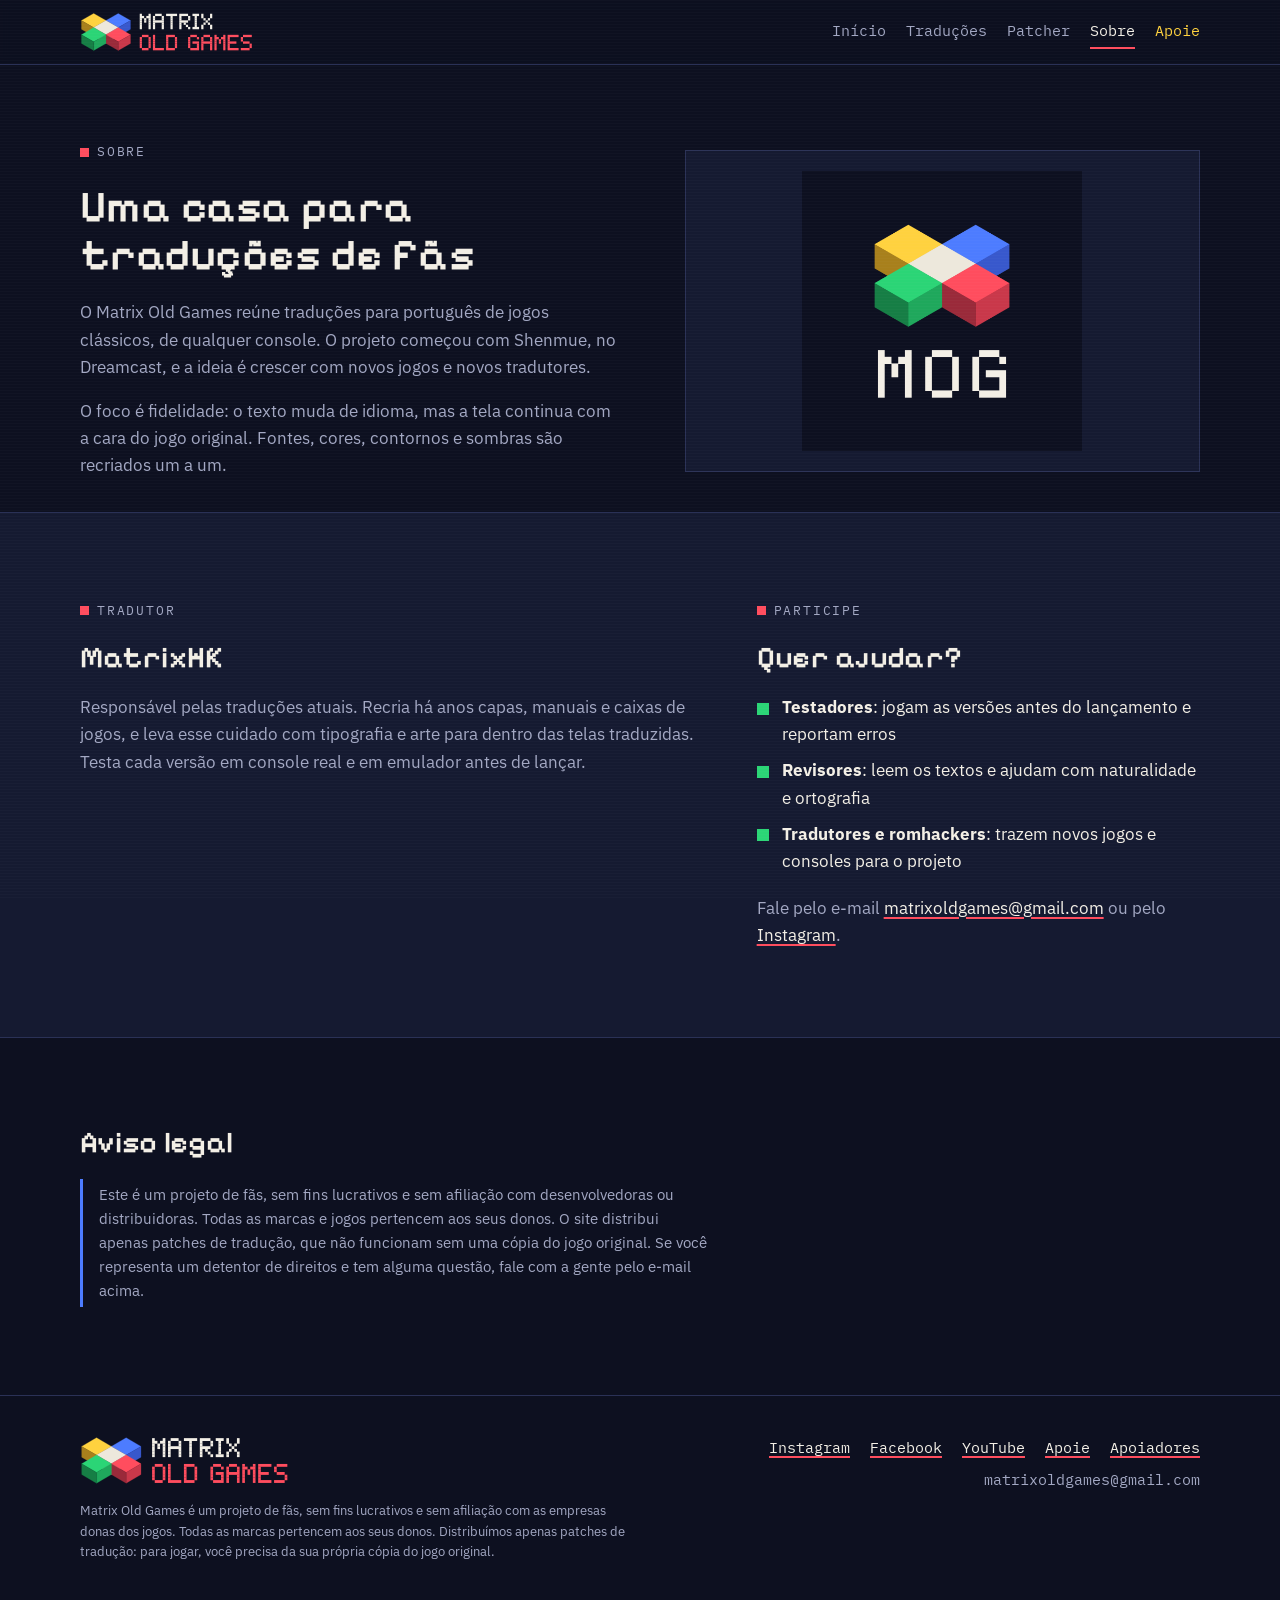
<file: sobre.html>
<!doctype html>
<html lang="pt-BR">
<head>
<meta charset="utf-8">
<meta name="viewport" content="width=device-width, initial-scale=1, viewport-fit=cover">
<meta name="claude:viewport-fit-sides" content="cover">
<title>Sobre · Matrix Old Games</title>
<meta name="description" content="Quem faz o Matrix Old Games, como funcionam as traduções e como participar.">
<meta property="og:title" content="Sobre · Matrix Old Games">
<meta property="og:description" content="Quem faz o Matrix Old Games, como funcionam as traduções e como participar.">
<meta property="og:image" content="https://www.matrixoldgames.com.br/assets/mog-avatar.png">
<meta name="theme-color" content="#0D1020">
<link rel="icon" type="image/svg+xml" href="assets/mog-icone.svg">
<link rel="icon" type="image/png" href="assets/favicon-512.png">
<link rel="apple-touch-icon" href="assets/favicon-512.png">
<link rel="preconnect" href="https://fonts.googleapis.com">
<link rel="preconnect" href="https://fonts.gstatic.com" crossorigin>
<link rel="stylesheet" href="https://fonts.googleapis.com/css2?family=IBM+Plex+Mono:wght@400;500&family=IBM+Plex+Sans:ital,wght@0,400;0,600;1,400&family=Pixelify+Sans:wght@500;600&display=swap">
<link rel="stylesheet" href="css/estilo.css">
<script data-goatcounter="https://matrixoldgames.goatcounter.com/count" async src="https://gc.zgo.at/count.js"></script>
</head>
<body>
<header class="topo"><div class="wrap">
  <a class="marca" href="index.html" aria-label="Matrix Old Games, início"><img src="assets/mog-horizontal-escuro.svg" alt="Matrix Old Games" width="300" height="80"></a>
  <nav class="menu" aria-label="Principal"><a href="index.html">Início</a><a href="traducoes.html">Traduções</a><a href="patcher.html">Patcher</a><a href="sobre.html" aria-current="page">Sobre</a><a href="apoie.html" class="menu-apoie">Apoie</a></nav>
</div></header>
<main>

<section class="hero" style="padding-bottom:2rem"><div class="wrap duas-col">
  <div class="stack" style="gap:1.25rem">
    <span class="eyebrow">Sobre</span>
    <h1>Uma casa para traduções de fãs</h1>
    <div class="prose muted" style="font-size:var(--s-2)">
      <p>O Matrix Old Games reúne traduções para português de jogos clássicos, de qualquer console. O projeto começou com Shenmue, no Dreamcast, e a ideia é crescer com novos jogos e novos tradutores.</p>
      <p>O foco é fidelidade: o texto muda de idioma, mas a tela continua com a cara do jogo original. Fontes, cores, contornos e sombras são recriados um a um.</p>
    </div>
  </div>
  <div class="painel">
    <img src="assets/mog-avatar.png" alt="Logo do Matrix Old Games" width="1080" height="1080" style="width:100%;height:auto;max-width:280px;justify-self:center">
  </div>
</div></section>

<section class="band band--panel"><div class="wrap duas-col">
  <div class="stack">
    <span class="eyebrow">Tradutor</span>
    <h2>MatrixHK</h2>
    <p class="muted prose">Responsável pelas traduções atuais. Recria há anos capas, manuais e caixas de jogos, e leva esse cuidado com tipografia e arte para dentro das telas traduzidas. Testa cada versão em console real e em emulador antes de lançar.</p>
  </div>
  <div class="stack" id="participe">
    <span class="eyebrow">Participe</span>
    <h2>Quer ajudar?</h2>
    <ul class="lista-check">
      <li><strong>Testadores</strong>: jogam as versões antes do lançamento e reportam erros</li>
      <li><strong>Revisores</strong>: leem os textos e ajudam com naturalidade e ortografia</li>
      <li><strong>Tradutores e romhackers</strong>: trazem novos jogos e consoles para o projeto</li>
    </ul>
    <p class="muted">Fale pelo e-mail <a data-email href="#"></a> ou pelo <a data-instagram href="#">Instagram</a>.</p>
  </div>
</div></section>

<section class="band"><div class="wrap stack">
  <h2>Aviso legal</h2>
  <p class="aviso-legal">Este é um projeto de fãs, sem fins lucrativos e sem afiliação com desenvolvedoras ou distribuidoras. Todas as marcas e jogos pertencem aos seus donos. O site distribui apenas patches de tradução, que não funcionam sem uma cópia do jogo original. Se você representa um detentor de direitos e tem alguma questão, fale com a gente pelo e-mail acima.</p>
</div></section>

</main>
<footer class="rodape"><div class="wrap">
  <div class="stack" style="gap:1rem">
    <img src="assets/mog-horizontal-escuro.svg" alt="Matrix Old Games" width="210" height="56" style="width:210px;height:auto">
    <p class="aviso">Matrix Old Games é um projeto de fãs, sem fins lucrativos e sem afiliação com as empresas donas dos jogos. Todas as marcas pertencem aos seus donos. Distribuímos apenas patches de tradução: para jogar, você precisa da sua própria cópia do jogo original.</p>
  </div>
  <nav class="rodape-links" aria-label="Contato">
    <a data-instagram href="#" target="_blank" rel="noopener">Instagram</a>
    <a data-facebook href="#" target="_blank" rel="noopener">Facebook</a>
    <a data-youtube href="#" target="_blank" rel="noopener">YouTube</a>
    <a data-discord href="#" target="_blank" rel="noopener">Discord</a>
    <a href="apoie.html">Apoie</a>
    <a href="apoiadores.html">Apoiadores</a>
    <span data-email class="mono"></span>
  </nav>
</div></footer>
<script src="js/lib/qrcode-generator-1.4.4.js"></script>
<script src="js/dados.js"></script>
<script src="js/site.js"></script>
</body>
</html>
</file>
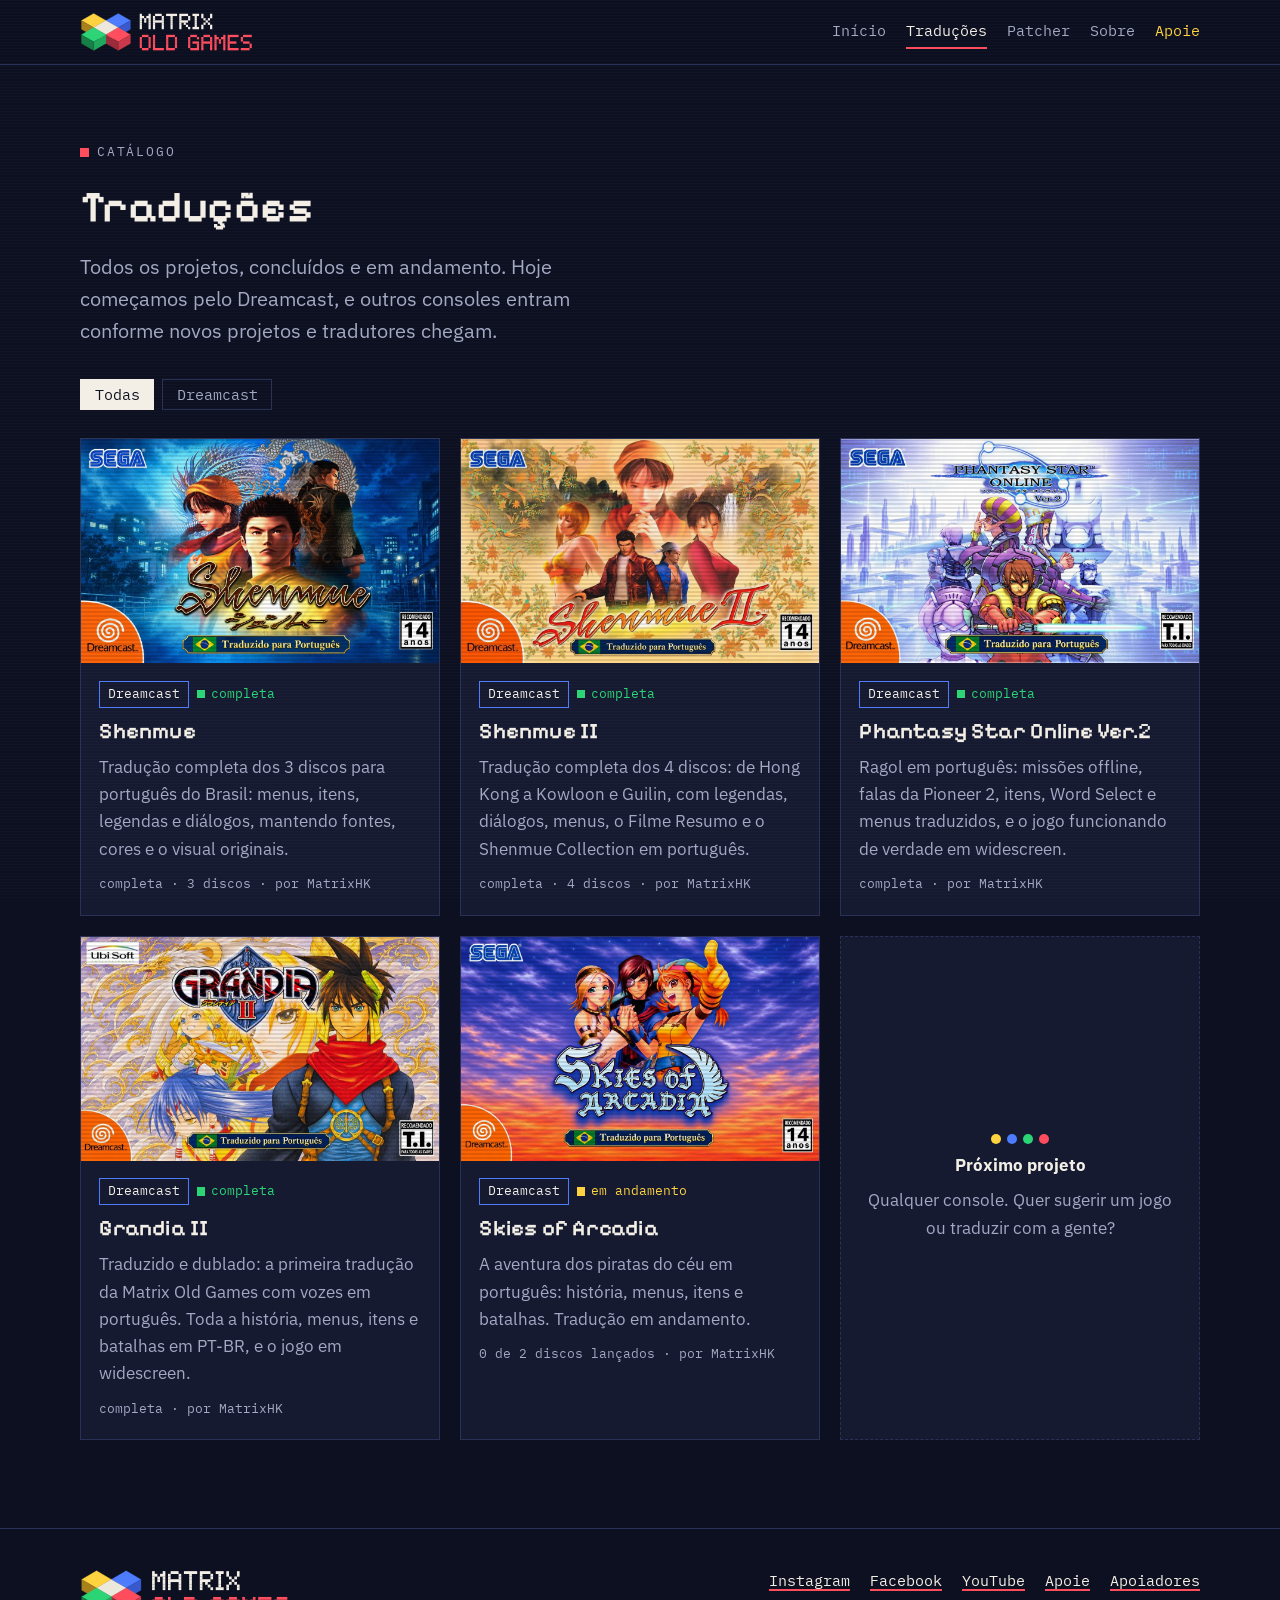
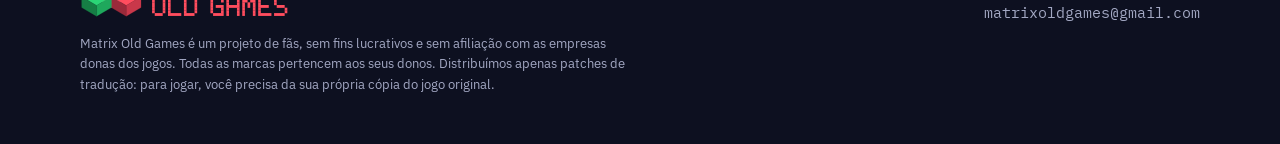
<file: traducoes.html>
<!doctype html>
<html lang="pt-BR">
<head>
<meta charset="utf-8">
<meta name="viewport" content="width=device-width, initial-scale=1, viewport-fit=cover">
<meta name="claude:viewport-fit-sides" content="cover">
<title>Traduções · Matrix Old Games</title>
<meta name="description" content="Catálogo de traduções de fãs para português do Matrix Old Games, por plataforma.">
<meta property="og:title" content="Traduções · Matrix Old Games">
<meta property="og:description" content="Catálogo de traduções de fãs para português do Matrix Old Games, por plataforma.">
<meta property="og:image" content="https://www.matrixoldgames.com.br/assets/mog-avatar.png">
<meta name="theme-color" content="#0D1020">
<link rel="icon" type="image/svg+xml" href="assets/mog-icone.svg">
<link rel="icon" type="image/png" href="assets/favicon-512.png">
<link rel="apple-touch-icon" href="assets/favicon-512.png">
<link rel="preconnect" href="https://fonts.googleapis.com">
<link rel="preconnect" href="https://fonts.gstatic.com" crossorigin>
<link rel="stylesheet" href="https://fonts.googleapis.com/css2?family=IBM+Plex+Mono:wght@400;500&family=IBM+Plex+Sans:ital,wght@0,400;0,600;1,400&family=Pixelify+Sans:wght@500;600&display=swap">
<link rel="stylesheet" href="css/estilo.css">
<script data-goatcounter="https://matrixoldgames.goatcounter.com/count" async src="https://gc.zgo.at/count.js"></script>
</head>
<body>
<header class="topo"><div class="wrap">
  <a class="marca" href="index.html" aria-label="Matrix Old Games, início"><img src="assets/mog-horizontal-escuro.svg" alt="Matrix Old Games" width="300" height="80"></a>
  <nav class="menu" aria-label="Principal"><a href="index.html">Início</a><a href="traducoes.html" aria-current="page">Traduções</a><a href="patcher.html">Patcher</a><a href="sobre.html">Sobre</a><a href="apoie.html" class="menu-apoie">Apoie</a></nav>
</div></header>
<main>

<section class="hero" style="padding-bottom:1rem"><div class="wrap" style="grid-template-columns:minmax(0,1fr)">
  <div class="stack">
    <span class="eyebrow">Catálogo</span>
    <h1>Traduções</h1>
    <p class="lead">Todos os projetos, concluídos e em andamento. Hoje começamos pelo Dreamcast, e outros consoles entram conforme novos projetos e tradutores chegam.</p>
  </div>
</div></section>
<section class="band" style="border-top:0;padding-top:1rem"><div class="wrap stack" data-catalogo style="gap:1.75rem">
  <div class="filtros" data-filtros role="group" aria-label="Filtrar por plataforma"></div>
  <div class="jogos" data-grade></div>
</div></section>

</main>
<footer class="rodape"><div class="wrap">
  <div class="stack" style="gap:1rem">
    <img src="assets/mog-horizontal-escuro.svg" alt="Matrix Old Games" width="210" height="56" style="width:210px;height:auto">
    <p class="aviso">Matrix Old Games é um projeto de fãs, sem fins lucrativos e sem afiliação com as empresas donas dos jogos. Todas as marcas pertencem aos seus donos. Distribuímos apenas patches de tradução: para jogar, você precisa da sua própria cópia do jogo original.</p>
  </div>
  <nav class="rodape-links" aria-label="Contato">
    <a data-instagram href="#" target="_blank" rel="noopener">Instagram</a>
    <a data-facebook href="#" target="_blank" rel="noopener">Facebook</a>
    <a data-youtube href="#" target="_blank" rel="noopener">YouTube</a>
    <a data-discord href="#" target="_blank" rel="noopener">Discord</a>
    <a href="apoie.html">Apoie</a>
    <a href="apoiadores.html">Apoiadores</a>
    <span data-email class="mono"></span>
  </nav>
</div></footer>
<script src="js/lib/qrcode-generator-1.4.4.js"></script>
<script src="js/dados.js"></script>
<script src="js/site.js"></script>
</body>
</html>
</file>
<file: css/estilo.css>
/* Matrix Old Games — "Madrugada Retrô"
   Layout: coluna central de leitura (~72rem), faixas de largura total por seção,
   a TV de tubo como peça principal da home e "slots de save" como linguagem de status. */
/* "2" e "5" redesenhados: na Pixelify Sans o 2 parece um 8 e o 5 é igual ao S. Só esses dois dígitos vêm desta fonte. */
@font-face { font-family: "MOG Dois"; src: url("../assets/fontes/mog-dois-500.woff2") format("woff2"); font-weight: 500; font-display: swap; unicode-range: U+0032, U+0035; }
@font-face { font-family: "MOG Dois"; src: url("../assets/fontes/mog-dois-600.woff2") format("woff2"); font-weight: 600; font-display: swap; unicode-range: U+0032, U+0035; }
:root {
  color-scheme: dark;
  --bg: #0D1020;          /* madrugada */
  --surface: #151A31;     /* painel */
  --surface-2: #1C2240;
  --line: #2A3156;
  --fg: #F3EFE6;          /* fósforo branco-quente */
  --muted: #A3A8C3;
  --red: #FF4D5E;
  --yellow: #FFD23F;
  --green: #2BD576;
  --blue: #4D7CFF;
  --ok: var(--green);
  --wip: var(--yellow);
  --todo: #5B6290;

  --f-display: "MOG Dois", "Pixelify Sans", "Courier New", monospace;
  --f-body: "IBM Plex Sans", system-ui, -apple-system, "Segoe UI", sans-serif;
  --f-mono: "IBM Plex Mono", ui-monospace, "SFMono-Regular", Menlo, monospace;

  --s-0: .8125rem; --s-1: .9375rem; --s-2: 1.0625rem; --s-3: 1.375rem; --s-4: 1.875rem; --s-5: 2.75rem;
  --wrap: 72rem;
  --gutter-l: max(16px, env(safe-area-inset-left, 0px));
  --gutter-r: max(16px, env(safe-area-inset-right, 0px));
}

* { box-sizing: border-box; }
[hidden] { display: none !important; }
html { -webkit-text-size-adjust: 100%; }
body {
  margin: 0;
  background: var(--bg);
  color: var(--fg);
  font-family: var(--f-body);
  font-size: var(--s-2);
  line-height: 1.6;
  overflow-x: hidden;
}
/* scanlines bem sutis sobre a página inteira */
body::after {
  content: ""; position: fixed; inset: 0; pointer-events: none; z-index: 50;
  background: repeating-linear-gradient(to bottom, rgba(255,255,255,.018) 0 1px, transparent 1px 3px);
}
body::before {
  content: ""; position: fixed; inset: 0 0 auto; height: env(safe-area-inset-top, 0px); z-index: 10; background: var(--bg);
}
img { max-width: 100%; display: block; }
a { color: var(--fg); text-decoration-color: var(--red); text-underline-offset: .2em; text-decoration-thickness: 2px; }
a:hover { color: var(--red); }
:focus-visible { outline: 3px solid var(--yellow); outline-offset: 3px; }
h1, h2, h3 { font-family: var(--f-display); font-weight: 600; line-height: 1.1; text-wrap: balance; margin: 0; letter-spacing: .01em; }
h1 { font-size: clamp(2rem, 5.2vw, var(--s-5)); }
h2 { font-size: clamp(1.5rem, 3.4vw, var(--s-4)); }
h3 { font-size: var(--s-3); }
p { margin: 0; }
.prose { max-width: 65ch; }
div.prose { display: grid; gap: 1em; }
.muted { color: var(--muted); }
.mono { font-family: var(--f-mono); font-variant-numeric: tabular-nums; }

.wrap { max-width: var(--wrap); margin: 0 auto; padding-left: var(--gutter-l); padding-right: var(--gutter-r); }
.band { padding-block: clamp(3rem, 7vw, 5.5rem); border-top: 1px solid var(--line); }
.band--panel { background: var(--surface); }
.stack { display: grid; gap: 1.25rem; }
.eyebrow {
  font-family: var(--f-mono); font-size: var(--s-0); text-transform: uppercase; letter-spacing: .14em; color: var(--muted);
  display: inline-flex; align-items: center; gap: .6em;
}
.eyebrow::before { content: ""; width: .7em; height: .7em; background: var(--red); }
.section-head { display: flex; justify-content: space-between; align-items: end; gap: 1rem; flex-wrap: wrap; margin-bottom: 2rem; }

/* ---------- cabeçalho ---------- */
.topo {
  position: sticky; top: env(safe-area-inset-top, 0px); z-index: 20;
  background: color-mix(in srgb, var(--bg) 92%, transparent);
  backdrop-filter: blur(6px); border-bottom: 1px solid var(--line);
}
.topo .wrap { display: flex; align-items: center; justify-content: space-between; gap: .75rem 1.5rem; flex-wrap: wrap; padding-block: .75rem; }
.marca img { height: 40px; width: auto; }
.menu { display: flex; gap: .25rem 1.25rem; flex-wrap: wrap; font-family: var(--f-mono); font-size: var(--s-1); }
.menu a { text-decoration: none; color: var(--muted); padding-block: .25rem; border-bottom: 2px solid transparent; }
.menu a:hover, .menu a[aria-current="page"] { color: var(--fg); border-bottom-color: var(--red); }
.menu a.menu-apoie { color: var(--yellow); }

/* ---------- botões ---------- */
.btns { display: flex; gap: .75rem; flex-wrap: wrap; }
.btn {
  font-family: var(--f-display); font-size: var(--s-2); text-decoration: none; cursor: pointer;
  display: inline-flex; align-items: center; gap: .55em; padding: .7em 1.15em; border: 0;
  background: var(--red); color: #14080B; box-shadow: 4px 4px 0 #9A2A3A; transition: transform .12s, box-shadow .12s;
}
.btn:hover { color: #14080B; transform: translate(-1px,-1px); box-shadow: 5px 5px 0 #9A2A3A; }
.btn:active { transform: translate(3px,3px); box-shadow: 1px 1px 0 #9A2A3A; }
.btn--ghost { background: transparent; color: var(--fg); box-shadow: inset 0 0 0 2px var(--line); }
.btn--ghost:hover { color: var(--fg); box-shadow: inset 0 0 0 2px var(--fg); transform: none; }
.btn:disabled { background: var(--surface-2); color: var(--muted); box-shadow: none; cursor: not-allowed; transform: none; }
.btn[aria-disabled="true"] { background: var(--surface-2); color: var(--muted); box-shadow: none; cursor: not-allowed; }

/* ---------- hero ---------- */
.hero { padding-block: clamp(2.5rem, 6vw, 5rem); }
.hero .wrap { display: grid; grid-template-columns: minmax(0, 1.05fr) minmax(0, 1fr); gap: clamp(2rem, 5vw, 4rem); align-items: center; }
.hero h1 em { font-style: normal; color: var(--yellow); }
.hero .lead { font-size: clamp(1.05rem, 1.6vw, 1.25rem); color: var(--muted); max-width: 46ch; }
.botoes-cor { display: inline-flex; gap: 6px; vertical-align: middle; }
.botoes-cor i { width: 10px; height: 10px; border-radius: 50%; display: block; }

/* TV de tubo */
.tv {
  background: linear-gradient(160deg, #2B2F45, #191C2C); padding: clamp(14px, 3vw, 26px); border-radius: 22px 22px 26px 26px;
  box-shadow: 0 30px 60px -25px rgba(0,0,0,.8), inset 0 2px 0 rgba(255,255,255,.07);
}
.tela {
  position: relative; aspect-ratio: 4 / 3; max-width: 100%; border-radius: 18px / 14px; overflow: hidden;
  background: radial-gradient(ellipse at center, #182040 0%, #0A0D1C 75%);
  box-shadow: inset 0 0 40px rgba(0,0,0,.85), inset 0 0 6px rgba(0,0,0,.9);
  display: grid; place-items: center; padding: 8%;
}
.tela::before { /* scanlines da tela */
  content: ""; position: absolute; inset: 0; pointer-events: none;
  background: repeating-linear-gradient(to bottom, rgba(0,0,0,.28) 0 2px, transparent 2px 4px);
}
.tela::after { /* reflexo do vidro */
  content: ""; position: absolute; inset: 0; pointer-events: none;
  background: radial-gradient(ellipse at 28% 18%, rgba(255,255,255,.10), transparent 45%);
}
.tv-base { display: flex; justify-content: space-between; align-items: center; padding: 12px 6px 0; }
.tv-base .led { width: 8px; height: 8px; border-radius: 50%; background: var(--green); box-shadow: 0 0 8px var(--green); }
.tv-base .mono { font-size: .7rem; color: #6E7396; letter-spacing: .2em; }

.caixa-dialogo {
  width: 100%; background: rgba(13,16,32,.82); border: 3px solid var(--fg); box-shadow: 0 0 0 3px #0A0D1C, 0 0 18px rgba(77,124,255,.35);
  padding: 4% 5%; font-family: var(--f-display); text-shadow: 0 0 6px rgba(243,239,230,.45);
  display: grid; gap: .5em;
}
.caixa-dialogo .quem { font-size: clamp(.7rem, 1.4vw, .85rem); color: var(--yellow); letter-spacing: .1em; text-transform: uppercase; }
.caixa-dialogo .fala { font-size: clamp(.95rem, 2.1vw, 1.3rem); line-height: 1.35; min-height: 2.7em; }
.caixa-dialogo .cursor { display: inline-block; width: .55em; height: 1em; background: var(--fg); vertical-align: -.12em; margin-left: .12em; animation: pisca 1s steps(1) infinite; }
.troca-idioma { display: flex; gap: .4rem; justify-content: flex-end; font-family: var(--f-mono); font-size: .68rem; color: var(--muted); }
.troca-idioma span { padding: 0 .4em; border: 1px solid var(--line); }
.troca-idioma span.ativo { color: var(--bg); background: var(--green); border-color: var(--green); }
@keyframes pisca { 50% { opacity: 0; } }

/* ---------- etiquetas / chips ---------- */
.tag { font-family: var(--f-mono); font-size: var(--s-0); padding: .15em .6em; border: 1px solid var(--line); color: var(--muted); white-space: nowrap; }
.tag--plat { color: var(--fg); border-color: var(--blue); }
.estado { font-family: var(--f-mono); font-size: var(--s-0); display: inline-flex; align-items: center; gap: .45em; white-space: nowrap; }
.estado::before { content: ""; width: .65em; height: .65em; background: currentColor; }
.estado--ok { color: var(--ok); }
.estado--andamento { color: var(--wip); }
.estado--pendente { color: var(--todo); }

/* ---------- slots de save ---------- */
.slots { display: grid; grid-template-columns: repeat(auto-fit, minmax(min(100%, 16rem), 1fr)); gap: 1rem; }
.slot { background: var(--surface-2); border: 2px solid var(--line); padding: 1.1rem 1.15rem 1.2rem; display: grid; gap: .9rem; align-content: start; }
.slot--ok { border-color: color-mix(in srgb, var(--ok) 55%, var(--line)); }
.slot-topo { display: flex; justify-content: space-between; align-items: baseline; gap: .5rem; flex-wrap: wrap; }
.slot-topo h3 { font-size: var(--s-3); }
.blocos { display: grid; grid-template-columns: repeat(12, 1fr); gap: 3px; }
.blocos i { height: 12px; background: #262C4E; }
.blocos i.cheio { background: var(--green); }
.blocos i.meio { background: var(--yellow); }
.etapas { display: grid; gap: .35rem; margin: 0; padding: 0; list-style: none; }
.etapas li { display: flex; justify-content: space-between; gap: .75rem; font-size: var(--s-1); border-top: 1px dashed var(--line); padding-top: .35rem; }

/* ---------- cards de jogo (catálogo) ---------- */
.filtros { display: flex; gap: .5rem; flex-wrap: wrap; }
.filtro { font-family: var(--f-mono); font-size: var(--s-1); background: transparent; color: var(--muted); border: 1px solid var(--line); padding: .35em .9em; cursor: pointer; }
.filtro[aria-pressed="true"] { background: var(--fg); color: var(--bg); border-color: var(--fg); }
.jogos { display: grid; grid-template-columns: repeat(auto-fill, minmax(min(100%, 19rem), 1fr)); gap: 1.25rem; }
.jogo { background: var(--surface); border: 1px solid var(--line); display: grid; grid-template-rows: auto 1fr; text-decoration: none; color: var(--fg); transition: border-color .15s, transform .15s; }
.jogo:hover { color: var(--fg); border-color: var(--red); transform: translateY(-2px); }
.capa { aspect-ratio: 16 / 10; max-width: 100%; position: relative; overflow: hidden; background: linear-gradient(135deg, #1D2346, #11142A); display: grid; place-items: center; }
.capa img { width: 100%; height: 100%; object-fit: cover; }
.capa .titulo-capa { font-family: var(--f-display); font-size: 2.2rem; color: var(--fg); opacity: .9; text-shadow: 3px 3px 0 var(--red); }
.capa::after { content: ""; position: absolute; inset: 0; background: repeating-linear-gradient(to bottom, rgba(0,0,0,.11) 0 2px, transparent 2px 4px); }
.jogo-corpo { padding: 1.1rem 1.15rem 1.25rem; display: grid; gap: .7rem; align-content: start; }
.jogo-meta { display: flex; gap: .5rem; flex-wrap: wrap; align-items: center; }
.vaga { border-style: dashed; display: grid; grid-template-rows: 1fr; place-items: center; text-align: center; padding: 2rem 1.25rem; color: var(--muted); min-height: 14rem; }
.vaga:hover { border-color: var(--yellow); transform: none; }

/* ---------- passos ---------- */
.passos { counter-reset: passo; display: grid; grid-template-columns: repeat(auto-fit, minmax(min(100%, 15rem), 1fr)); gap: 1rem; padding: 0; margin: 0; list-style: none; }
.passos li { counter-increment: passo; border-top: 3px solid var(--line); padding-top: 1rem; display: grid; gap: .5rem; align-content: start; }
.passos li::before { content: counter(passo); font-family: var(--f-display); font-size: var(--s-4); color: var(--yellow); line-height: 1; }
.passos li:nth-child(2)::before { color: var(--blue); }
.passos li:nth-child(3)::before { color: var(--green); }
.passos li:nth-child(4)::before { color: var(--red); }
.passos h3 { font-size: var(--s-2); font-family: var(--f-body); font-weight: 600; }

/* ---------- página de jogo ---------- */
.selo-completo { display: inline-block; vertical-align: middle; font-family: var(--f-mono); font-size: var(--s-0); letter-spacing: .08em; padding: .25em .7em; background: var(--green); color: #07160D; margin-left: .4em; }
.proximo { margin-top: 1.25rem; display: grid; grid-template-columns: 128px minmax(0, 1fr) auto; gap: 1.1rem; align-items: center; padding: .8rem; background: var(--surface-2); border: 1px dashed var(--line); text-decoration: none; color: var(--fg); transition: border-color .15s; }
.proximo:hover { color: var(--fg); border-color: var(--yellow); }
.proximo img { width: 128px; aspect-ratio: 16 / 10; object-fit: cover; }
.proximo strong { font-family: var(--f-display); font-size: var(--s-3); }
.proximo-seta { font-size: var(--s-3); color: var(--yellow); padding-right: .5rem; }
@media (max-width: 520px) { .proximo { grid-template-columns: 88px minmax(0, 1fr); } .proximo img { width: 88px; } .proximo-seta { display: none; } }
.apoiadores { list-style: none; margin: 0; padding: 0; display: grid; grid-template-columns: repeat(auto-fill, minmax(min(100%, 17rem), 1fr)); gap: 1rem; }
.apoiador { position: relative; background: var(--surface); border: 1px solid var(--line); padding: 1.1rem 1.2rem 1.1rem 1.5rem; display: grid; gap: .3rem; align-content: center; min-height: 5.5rem; }
.apoiador::before { content: ""; position: absolute; left: 0; top: 0; bottom: 0; width: 6px; background: var(--cor, var(--yellow)); }
.apoiador-nome { font-family: var(--f-display); font-size: var(--s-3); line-height: 1.15; overflow-wrap: anywhere; }
.apoiador-nota { font-family: var(--f-mono); font-size: var(--s-0); color: var(--muted); letter-spacing: .04em; }
.capa-jogo { width: 100%; height: auto; aspect-ratio: 16 / 10; object-fit: cover; border: 1px solid var(--line); box-shadow: 6px 6px 0 #000; }
.ficha { display: grid; grid-template-columns: max-content minmax(0, 1fr); gap: .45rem 1.25rem; margin: 0; font-size: var(--s-1); }
.ficha dt { color: var(--muted); font-family: var(--f-mono); }
.ficha dd { margin: 0; min-width: 0; overflow-wrap: anywhere; }
.duas-col { display: grid; grid-template-columns: minmax(0, 1.4fr) minmax(0, 1fr); gap: clamp(2rem, 5vw, 3.5rem); align-items: start; }
.painel { background: var(--surface); border: 1px solid var(--line); padding: 1.25rem 1.35rem; display: grid; gap: 1rem; }
.downloads { display: grid; gap: .75rem; }
.download { display: grid; grid-template-columns: minmax(0,1fr) auto; gap: .5rem 1rem; align-items: center; border-top: 1px solid var(--line); padding-top: .75rem; }
.dl-botoes { display: flex; gap: .5rem; flex-wrap: wrap; justify-content: flex-end; }
.dl-botoes .btn { font-size: var(--s-1); padding: .6em 1em; }
.download small { color: var(--muted); font-family: var(--f-mono); font-size: var(--s-0); overflow-wrap: anywhere; }
.changelog { list-style: none; margin: 0; padding: 0; display: grid; gap: 1rem; }
.changelog > li { display: grid; grid-template-columns: 5.5rem minmax(0, 1fr); gap: 1rem; border-top: 1px solid var(--line); padding-top: .9rem; }
.changelog .v { font-family: var(--f-display); color: var(--yellow); font-size: var(--s-3); line-height: 1; }
.changelog ul { margin: .35rem 0 0; padding-left: 1.1rem; color: var(--muted); }

/* comparação antes/depois */
.compara { position: relative; aspect-ratio: 4 / 3; max-width: 100%; overflow: hidden; background: #000; border: 2px solid var(--line); }
.compara img { position: absolute; inset: 0; width: 100%; height: 100%; object-fit: contain; image-rendering: pixelated; }
.compara .depois { clip-path: inset(0 0 0 var(--corte, 50%)); }
.compara .linha { position: absolute; top: 0; bottom: 0; left: var(--corte, 50%); width: 3px; background: var(--yellow); transform: translateX(-1px); pointer-events: none; }
.compara input { position: absolute; inset: 0; width: 100%; height: 100%; opacity: 0; cursor: ew-resize; margin: 0; }
.compara .rot { position: absolute; top: .5rem; font-family: var(--f-mono); font-size: .7rem; background: rgba(13,16,32,.85); padding: .1em .5em; }
.compara .rot--a { left: .5rem; } .compara .rot--d { right: .5rem; color: var(--green); }
/* patcher online */
.p-painel { gap: 0; padding: 0; }
.p-passo { display: grid; grid-template-columns: auto minmax(0, 1fr); gap: 1rem; padding: 1.35rem 1.35rem 1.5rem; }
.p-passo + .p-passo { border-top: 1px dashed var(--line); }
.p-num { font-family: var(--f-display); font-size: var(--s-4); line-height: 1; color: var(--yellow); width: 1.4ch; }
.p-passo:nth-child(2) .p-num { color: var(--blue); }
.p-passo:nth-child(3) .p-num { color: var(--green); }
.p-select { font: inherit; font-size: var(--s-1); color: var(--fg); background: var(--bg); border: 1px solid var(--line); padding: .6em .7em; width: 100%; max-width: 100%; }
.p-zona { border: 2px dashed var(--line); background: var(--bg); padding: 1.5rem 1rem; display: grid; gap: .9rem; text-align: center; transition: border-color .15s, background .15s; }
.p-zona.sobre { border-color: var(--yellow); background: color-mix(in srgb, var(--yellow) 6%, var(--bg)); }
.p-zona.ocupado { opacity: .6; pointer-events: none; }
.p-zona label.btn { font-size: var(--s-1); }
.p-faixas { list-style: none; margin: 0; padding: 0; display: grid; gap: .3rem; font-size: var(--s-1); }
.p-faixa { display: flex; justify-content: space-between; gap: .75rem; border-top: 1px solid var(--line); padding-top: .3rem; flex-wrap: wrap; }
.p-faixa > span:last-child { font-family: var(--f-mono); font-size: var(--s-0); display: inline-flex; align-items: center; gap: .45em; color: var(--muted); }
.p-faixa > span:last-child::before { content: ""; width: .6em; height: .6em; background: var(--todo); }
.p-faixa--ok > span:last-child { color: var(--ok); } .p-faixa--ok > span:last-child::before { background: var(--ok); }
.p-faixa--andamento > span:last-child { color: var(--wip); } .p-faixa--andamento > span:last-child::before { background: var(--wip); }
.p-faixa--erro > span:last-child { color: var(--red); } .p-faixa--erro > span:last-child::before { background: var(--red); }
.p-progresso { display: grid; gap: .35rem; }
.p-trilho { height: 14px; background: #262C4E; overflow: hidden; }
.p-barra { height: 100%; width: 0; background-image: repeating-linear-gradient(90deg, var(--green) 0 10px, color-mix(in srgb, var(--green) 75%, #000) 10px 12px); transition: width .2s; }
.p-trabalhando .p-barra { background-size: 24px 100%; animation: p-andar .6s linear infinite; }
@keyframes p-andar { from { background-position: 0 0; } to { background-position: 24px 0; } }
.p-faixa--andamento > span:last-child::before { animation: pisca 1s steps(1) infinite; }
.p-girando { display: inline-block; width: .8em; height: .8em; margin-right: .55em; vertical-align: -.08em; background: var(--yellow); animation: p-gira 1.2s steps(4) infinite; }
@keyframes p-gira { 0% { transform: rotate(0); background: var(--yellow); } 25% { background: var(--blue); } 50% { background: var(--green); } 75% { background: var(--red); } 100% { transform: rotate(360deg); } }
.p-progresso .mono { font-size: var(--s-0); color: var(--muted); }
.p-msg { padding: .7rem .9rem; font-size: var(--s-1); border-left: 3px solid var(--blue); background: var(--bg); }
.p-msg--ok { border-left-color: var(--green); }
.p-msg--erro { border-left-color: var(--red); color: var(--fg); }
.p-separados summary { cursor: pointer; font-size: var(--s-0); padding-block: .3rem; }
.p-separados .p-baixar { margin-top: .6rem; }
.p-baixar { display: flex; flex-wrap: wrap; gap: .6rem; }
.p-baixar .btn { font-size: var(--s-1); }
.p-baixar small { color: var(--muted); font-family: var(--f-mono); font-size: .75em; }
[data-p-fim] h2 { font-size: clamp(1.5rem, 3.4vw, var(--s-4)); }

/* janela de doação antes do download */
.doacao { width: min(40rem, calc(100vw - 32px)); max-height: calc(100dvh - 32px); overflow-y: auto; background: var(--surface); color: var(--fg); border: 2px solid var(--line); padding: clamp(1.25rem, 4vw, 2rem); box-shadow: 8px 8px 0 #000; }
.doacao[open] { display: grid; gap: 1.4rem; }
.doacao::backdrop { background: rgba(5,7,15,.78); backdrop-filter: blur(3px); }
.doacao h2 { font-size: clamp(1.35rem, 3vw, var(--s-4)); }
.doacao-fechar { position: absolute; top: .6rem; right: .6rem; margin: 0; }
.doacao-fechar button { background: transparent; border: 0; color: var(--muted); font-size: 1.1rem; cursor: pointer; padding: .3rem .5rem; }
.doacao-fechar button:hover { color: var(--fg); }
.doacao-opcoes { display: grid; grid-template-columns: repeat(auto-fit, minmax(min(100%, 15rem), 1fr)); gap: .9rem; }
.doacao-op { display: grid; gap: .55rem; align-content: start; border: 1px solid var(--line); background: var(--bg); padding: 1rem; min-width: 0; }
.doacao-op strong { font-family: var(--f-display); font-size: var(--s-3); }
.doacao-op .muted { font-size: var(--s-1); }
.doacao-op .chave code { flex-basis: 10rem; font-size: var(--s-0); }
.doacao-op .btn { justify-self: start; font-size: var(--s-1); }
.doacao-baixar { display: flex; align-items: center; gap: .6rem 1.25rem; flex-wrap: wrap; border-top: 1px dashed var(--line); padding-top: 1.2rem; }
.doacao-baixar .mono { font-size: var(--s-0); }

/* carrossel antes/depois */
.galeria { display: grid; gap: .9rem; max-width: 52rem; margin-inline: auto; }
.tela--foto { padding: 0; background: #000; cursor: pointer; }
.tela--foto::before { background: repeating-linear-gradient(to bottom, rgba(0,0,0,.16) 0 2px, transparent 2px 4px); z-index: 2; }
.tela--foto::after { z-index: 2; }
.g-img { position: absolute; inset: 0; width: 100%; height: 100%; object-fit: contain; }
.g-pt { opacity: 0; transition: opacity .35s steps(4); }
.g-pt.ativa { opacity: 1; }
.tela--vmu { background: #8B8B8B; }
.tela--vmu .g-img { image-rendering: pixelated; object-fit: contain; padding: 12%; }
.g-selo { position: absolute; top: 4%; right: 4%; z-index: 3; font-family: var(--f-mono); font-size: clamp(.62rem, 1.4vw, .78rem); letter-spacing: .12em; padding: .2em .6em; background: rgba(13,16,32,.88); color: var(--muted); border: 1px solid var(--line); }
.g-selo.pt { color: #07160D; background: var(--green); border-color: var(--green); }
.g-controles { display: flex; align-items: center; justify-content: center; gap: .6rem; flex-wrap: wrap; }
.g-controles button { font-family: var(--f-mono); font-size: var(--s-1); background: transparent; color: var(--fg); border: 1px solid var(--line); padding: .45em .9em; cursor: pointer; }
.g-controles button:hover { border-color: var(--fg); }
.g-idioma { display: inline-flex; }
.g-idioma button + button { border-left: 0; }
.g-idioma button[aria-pressed="true"] { background: var(--fg); color: var(--bg); border-color: var(--fg); }
.g-idioma button[data-g="pt"][aria-pressed="true"] { background: var(--green); border-color: var(--green); color: #07160D; }
.g-controles .g-play { color: var(--muted); border-style: dashed; }
.g-legenda { text-align: center; font-family: var(--f-display); font-size: var(--s-3); min-height: 1.3em; }
.g-minis { display: flex; gap: .5rem; overflow-x: auto; padding-bottom: .4rem; scrollbar-width: thin; }
.g-minis button { flex: 0 0 auto; width: 84px; aspect-ratio: 4 / 3; padding: 0; border: 2px solid var(--line); background: #000; cursor: pointer; opacity: .6; transition: opacity .15s, border-color .15s; }
.g-minis button:hover { opacity: 1; }
.g-minis button.atual { opacity: 1; border-color: var(--yellow); }
.g-minis img { width: 100%; height: 100%; object-fit: cover; }
.sem-prints { aspect-ratio: 4 / 3; max-width: 100%; display: grid; place-items: center; text-align: center; padding: 1.5rem; border: 2px dashed var(--line); color: var(--muted); font-family: var(--f-mono); font-size: var(--s-1); }

/* ---------- apoio ---------- */
.pix { display: grid; gap: .75rem; }
.chave { display: flex; gap: .5rem; flex-wrap: wrap; align-items: stretch; }
.chave code { flex: 1 1 14rem; min-width: 0; overflow-wrap: anywhere; font-family: var(--f-mono); font-size: var(--s-1); background: var(--bg); border: 1px solid var(--line); padding: .6em .8em; user-select: all; }
.pix-bloco { display: grid; grid-template-columns: auto minmax(0, 1fr); gap: 1rem; align-items: start; }
.pix-qr { width: 152px; max-width: 100%; aspect-ratio: 1; background: #fff; padding: 4px; border: 1px solid var(--line); }
.pix-qr svg { display: block; width: 100%; height: 100%; }
.pix-dados { display: grid; gap: .55rem; min-width: 0; }
.pix-dica { font-size: var(--s-0); color: var(--muted); }
.pix-dados .btn { font-size: var(--s-0); padding: .55em .8em; }
.pix-cc { flex: 1 1 8rem; min-width: 0; font-family: var(--f-mono); font-size: var(--s-0); color: var(--muted); background: var(--bg); border: 1px solid var(--line); padding: .55em .7em; text-overflow: ellipsis; }
.doacao-op--pix .pix-bloco { grid-template-columns: minmax(0, 1fr); }
.doacao-op--pix .pix-qr { width: 132px; }
.doacao-op--pix .chave code { flex-basis: 8rem; }
@media (max-width: 520px) { .pix-bloco { grid-template-columns: minmax(0, 1fr); } }
.lista-check { list-style: none; padding: 0; margin: 0; display: grid; gap: .55rem; }
.lista-check li { padding-left: 1.6rem; position: relative; }
.lista-check li::before { content: ""; position: absolute; left: 0; top: .5em; width: .7em; height: .7em; background: var(--green); }
.lista-x li::before { background: var(--red); }
.lista-obs li::before { background: var(--blue); }
.traduzido { display: grid; grid-template-columns: repeat(auto-fit, minmax(min(100%, 22rem), 1fr)); gap: 1.5rem 2.5rem; }

/* ---------- rodapé ---------- */
.rodape { border-top: 1px solid var(--line); padding-block: 2.5rem 3rem; font-size: var(--s-1); color: var(--muted); }
.rodape .wrap { display: grid; gap: 1.5rem; grid-template-columns: minmax(0, 1.4fr) minmax(0, 1fr); }
.rodape a { color: var(--fg); }
.rodape .aviso { font-size: var(--s-0); max-width: 70ch; }
.rodape-links { display: flex; gap: .5rem 1.25rem; flex-wrap: wrap; font-family: var(--f-mono); justify-content: flex-end; align-content: start; }

.aviso-legal { border-left: 3px solid var(--blue); padding: .25rem 0 .25rem 1rem; color: var(--muted); font-size: var(--s-1); max-width: 70ch; }
.toast { position: fixed; left: 50%; bottom: calc(1.25rem + env(safe-area-inset-bottom, 0px)); transform: translateX(-50%); background: var(--green); color: #07160D; font-family: var(--f-mono); padding: .55em 1em; z-index: 60; }

@media (max-width: 860px) {
  .hero .wrap, .duas-col, .rodape .wrap { grid-template-columns: minmax(0, 1fr); }
  .rodape-links { justify-content: flex-start; }
}
@media (max-width: 520px) {
  .marca img { height: 32px; }
  .menu { width: 100%; justify-content: space-between; gap: .25rem .75rem; font-size: var(--s-0); }
  .changelog > li { grid-template-columns: minmax(0, 1fr); gap: .35rem; }
  .download { grid-template-columns: minmax(0, 1fr); }
  .dl-botoes { justify-content: flex-start; }
  .download > .btn { justify-self: start; }
}
@media (prefers-reduced-motion: reduce) {
  *, *::before, *::after { animation: none !important; transition: none !important; }
}
.p-opcao { display: grid; grid-template-columns: auto minmax(0, 1fr); gap: .65rem; align-items: start; font-size: var(--s-1); cursor: pointer; }
.p-opcao input { width: 1.15rem; height: 1.15rem; margin: .2rem 0 0; accent-color: var(--green); }
.p-opcao .muted { font-size: var(--s-0); }

/* ---------- destaque da página inicial para tradução completa ---------- */
.destaque-completo { display: grid; grid-template-columns: minmax(0, 1.1fr) minmax(0, 1fr); gap: clamp(1.5rem, 4vw, 3rem); align-items: center; }
.dc-capa { position: relative; display: block; text-decoration: none; }
.dc-capa img { display: block; width: 100%; height: auto; aspect-ratio: 16 / 10; object-fit: cover; border: 1px solid var(--line); box-shadow: 8px 8px 0 #000; }
.dc-capa:hover img { border-color: var(--yellow); }
.dc-selo { position: absolute; left: -.5rem; top: 1rem; font-family: var(--f-mono); font-size: var(--s-0); letter-spacing: .1em; text-transform: uppercase; padding: .45em .9em; background: var(--green); color: #07160D; box-shadow: 4px 4px 0 #000; }
.dc-texto { gap: 1rem; }
.dc-texto h2 { font-size: var(--s-5); }
.dc-discos { list-style: none; padding: 0; margin: 0; display: flex; flex-wrap: wrap; gap: .5rem; }
.dc-discos li { font-family: var(--f-mono); font-size: var(--s-0); padding: .3em .75em; border: 1px solid color-mix(in srgb, var(--ok) 60%, var(--line)); color: var(--fg); }
.dc-discos li span { color: var(--ok); }
.proximo--ok { border-style: solid; border-color: color-mix(in srgb, var(--ok) 45%, var(--line)); }
.proximo--ok .eyebrow { color: var(--ok); }
@media (max-width: 860px) { .destaque-completo { grid-template-columns: minmax(0, 1fr); } .dc-texto h2 { font-size: var(--s-4); } }

/* ---------- números (bastidores) ---------- */
.numeros { display: grid; grid-template-columns: repeat(auto-fit, minmax(min(100%, 11.5rem), 1fr)); gap: .75rem; }
.numero { background: var(--surface-2); border: 1px solid var(--line); border-top: 3px solid var(--yellow); padding: .9rem 1rem 1rem; display: grid; gap: .35rem; align-content: start; }
.numero strong { font-family: var(--f-display); font-size: var(--s-4); line-height: 1.05; color: var(--yellow); }
.numero span { color: var(--muted); font-size: var(--s-1); line-height: 1.35; }
.dc-texto .numero strong { font-size: var(--s-3); }
.dc-texto .numeros { grid-template-columns: repeat(3, minmax(0, 1fr)); }
@media (max-width: 520px) { .dc-texto .numeros { gap: .5rem; } .dc-texto .numero { padding: .6rem .6rem .7rem; } .dc-texto .numero strong { font-size: var(--s-2); } .dc-texto .numero span { font-size: var(--s-0); } }
.jornada { display: grid; gap: 1.75rem; }
.jornada .numeros { grid-template-columns: repeat(var(--cols, 3), minmax(0, 1fr)); }
@media (max-width: 860px) { .jornada .numeros { grid-template-columns: repeat(2, minmax(0, 1fr)); } }
@media (max-width: 380px) { .jornada .numeros { grid-template-columns: minmax(0, 1fr); } }
.jornada-nota { font-size: var(--s-1); margin: -.5rem 0 0; }
.jornada-texto { max-width: 62ch; }
.jornada-texto p { font-size: var(--s-2); }
.jornada-fecho { font-family: var(--f-display); font-size: var(--s-3) !important; color: var(--fg); line-height: 1.3; }

/* galeria 16:9 (widescreen) e bloco de código */
.galeria--wide { max-width: 64rem; }
.galeria--wide .tela { aspect-ratio: 16 / 9; }
.galeria--wide .g-minis button { width: 112px; aspect-ratio: 16 / 9; }
.codigo { margin: 0; font-family: var(--f-mono); font-size: var(--s-2); line-height: 1.6; color: var(--yellow); background: var(--bg); border: 1px solid var(--line); padding: .8rem 1rem; overflow-x: auto; white-space: pre; }
.ws-codigo { display: grid; gap: .75rem; justify-items: start; }

/* dublagem */
.tag--dub { background: var(--green); color: #07160D; border-color: var(--green); }
.dublagem { border-top: 3px solid var(--green); }
.dublagem .eyebrow { color: var(--green); }
</file>
